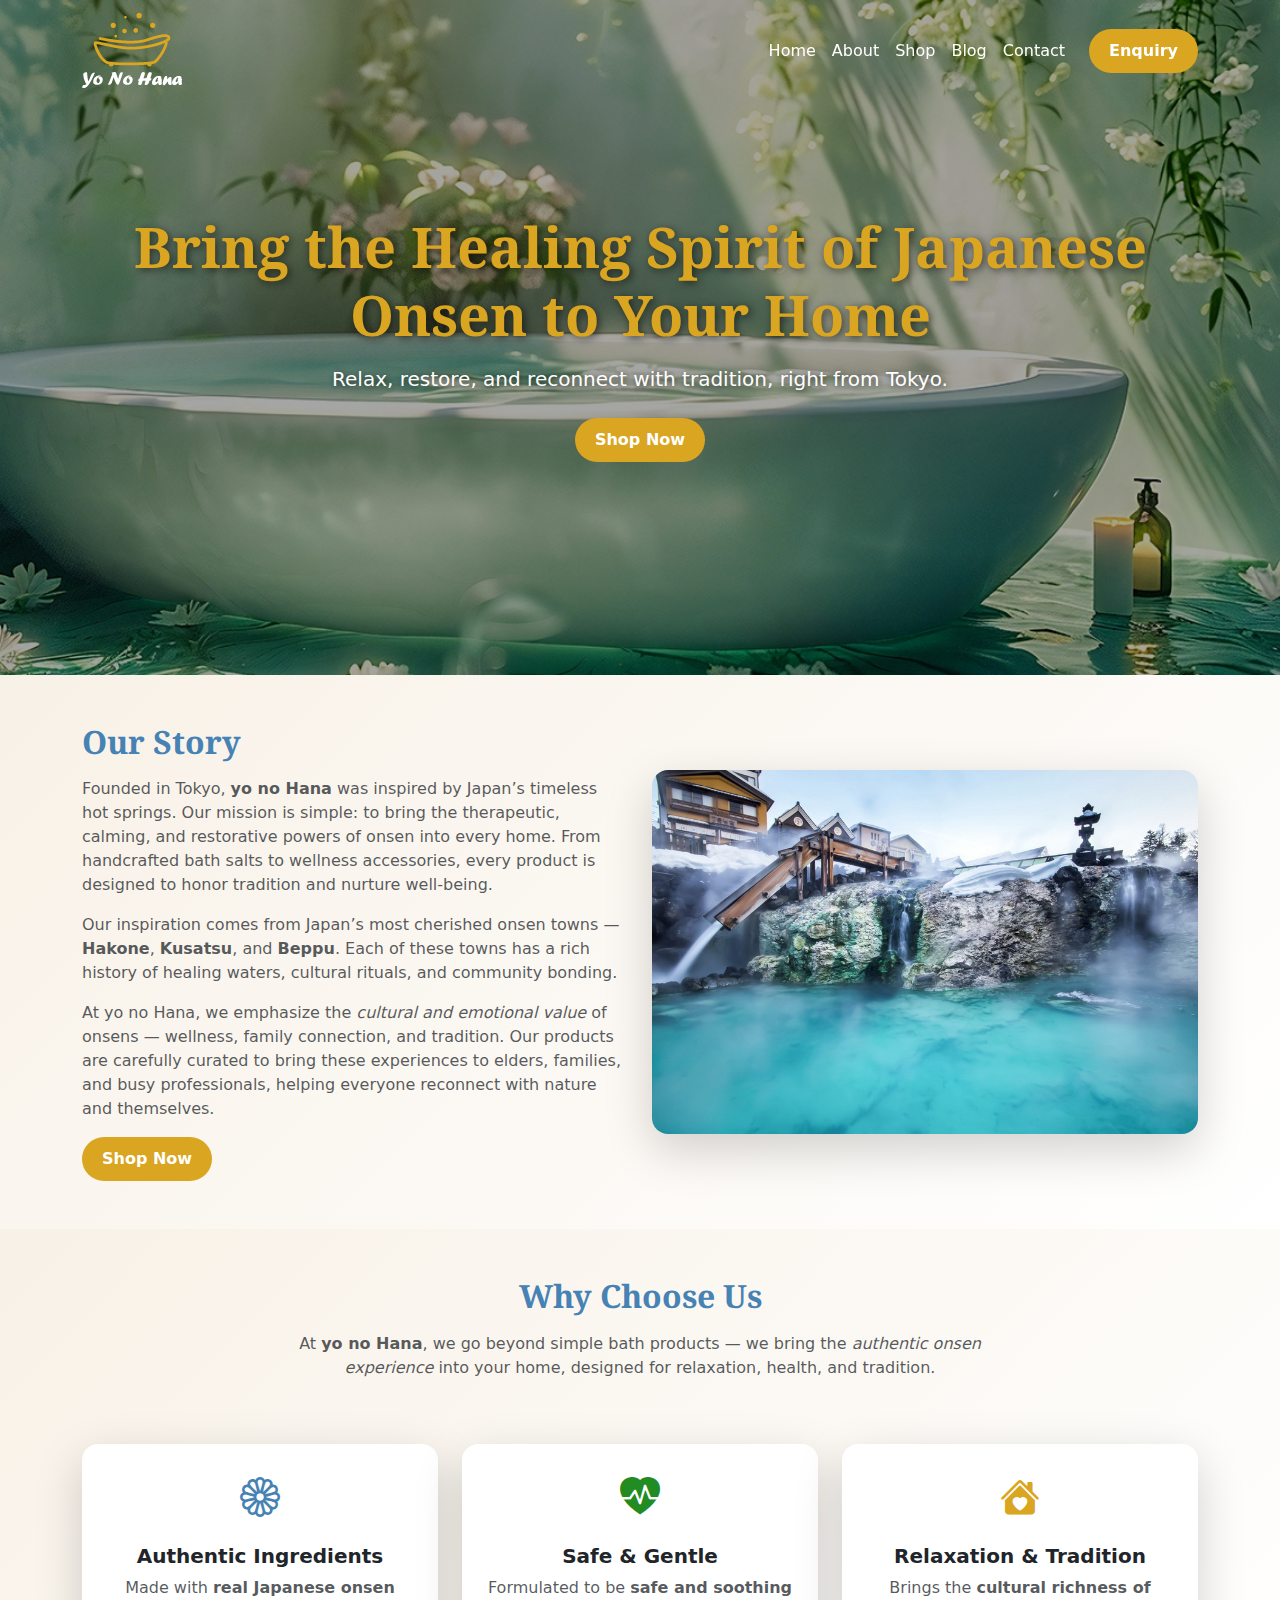
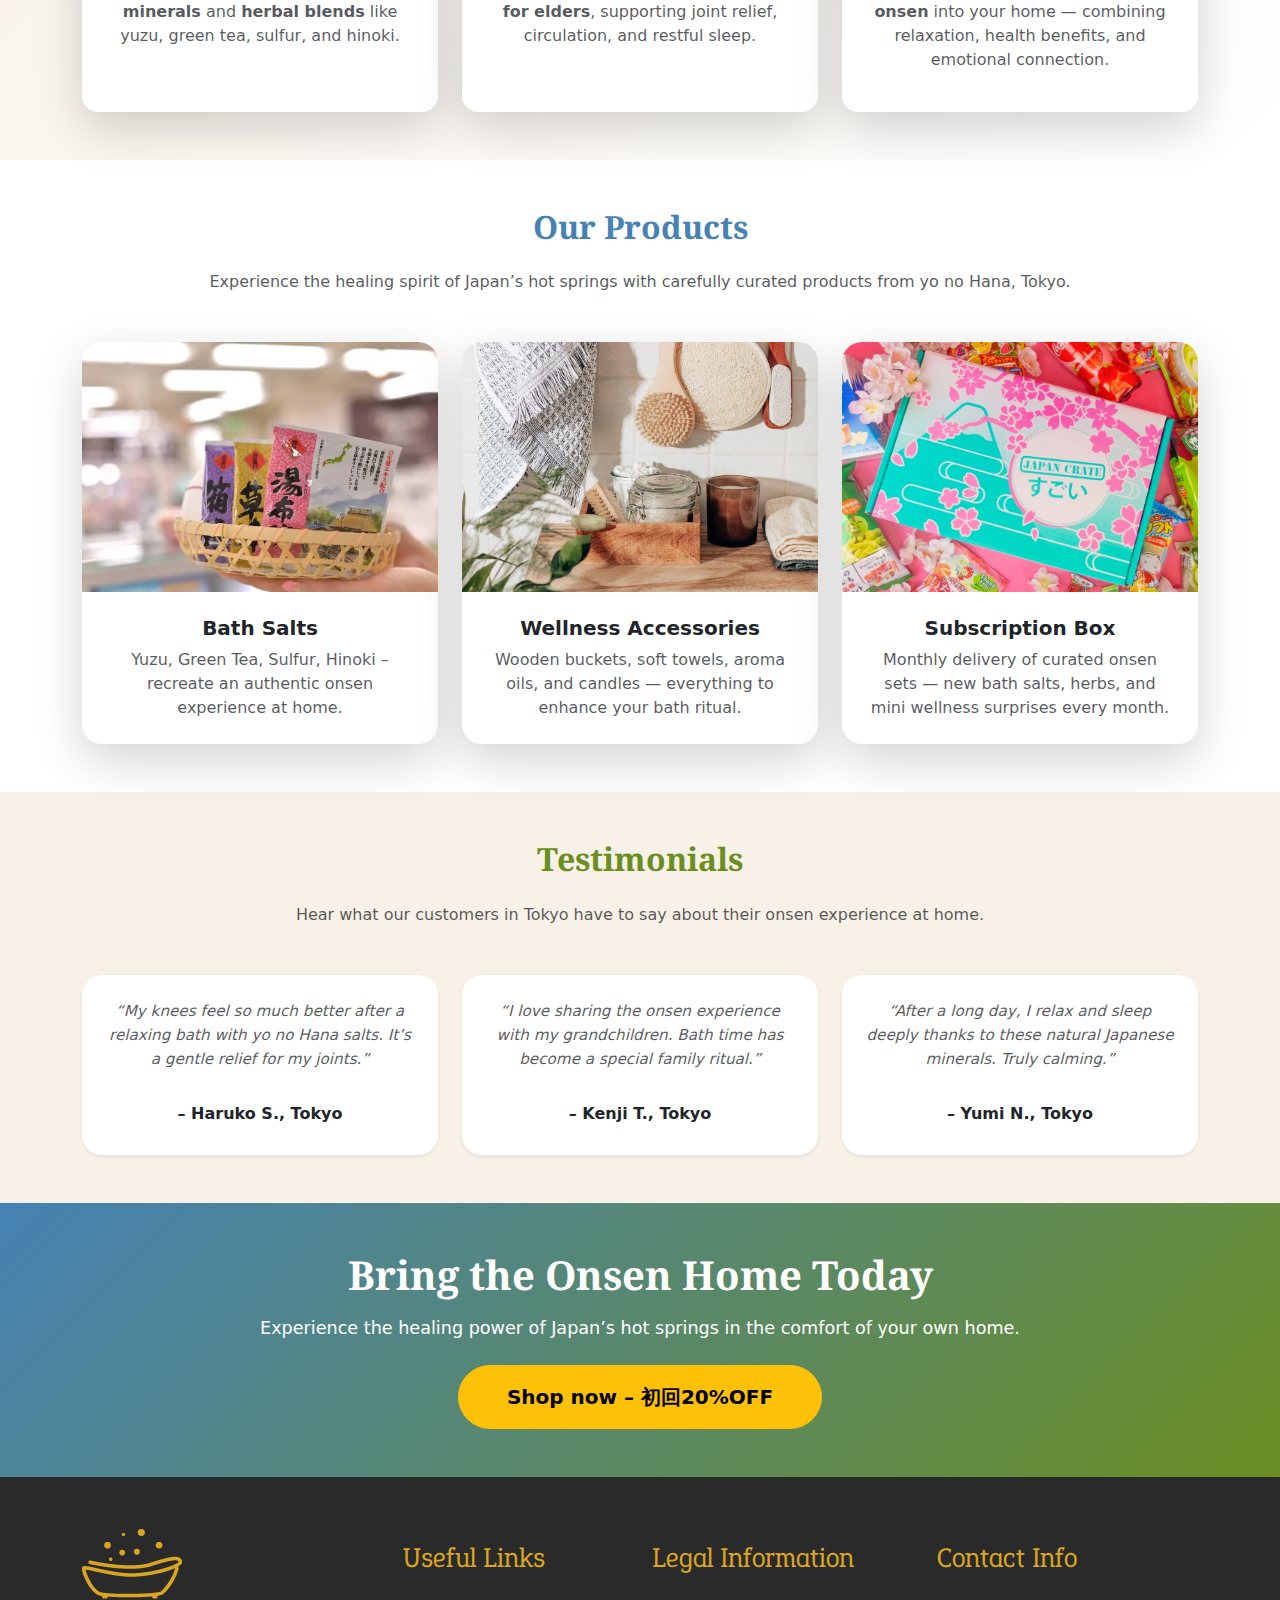
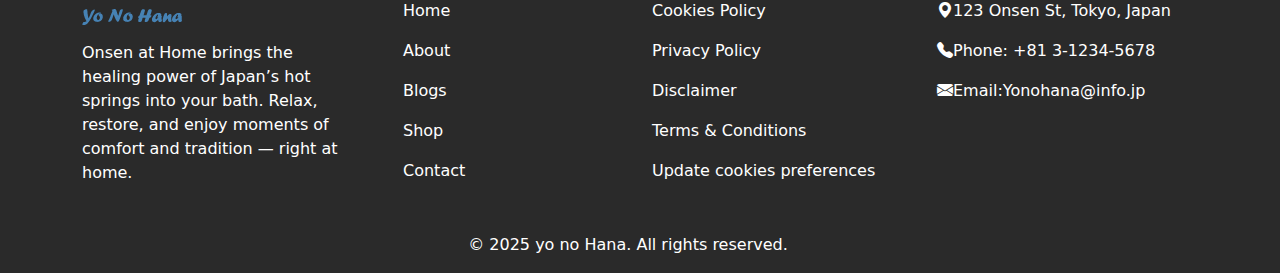
<file: about.html>
<!DOCTYPE html>
<html lang="en">

<head>
    <meta charset="UTF-8">
    <meta name="viewport" content="width=device-width, initial-scale=1.0">
    <link href="https://cdn.jsdelivr.net/npm/bootstrap@5.3.7/dist/css/bootstrap.min.css" rel="stylesheet">
    <link rel="stylesheet" href="assets/style.css">
    <link rel="stylesheet" href="https://cdn.jsdelivr.net/npm/bootstrap-icons@1.11.1/font/bootstrap-icons.css">
    <link rel="stylesheet" href="https://cdn.jsdelivr.net/npm/swiper@11/swiper-bundle.min.css" />
    <title>yo no Hana | About-Us</title>
</head>

<body>
    <header>
        <nav class="navbar navbar-expand-lg navbar-dark fixed-top">
            <div class="container">
                <a class="navbar-brand" href="index.html">
                    <img src="assets/images/headerLogo.png" alt="logo">
                </a>
                <button class="navbar-toggler" type="button" data-bs-toggle="collapse"
                    data-bs-target="#navbarSupportedContent" aria-controls="navbarSupportedContent"
                    aria-expanded="false" aria-label="Toggle navigation">
                    <span class="navbar-toggler-icon"></span>
                </button>

                <div class="collapse navbar-collapse" id="navbarSupportedContent">
                    <ul class="navbar-nav ms-auto mb-2 mb-lg-0 ms-3">
                        <li class="nav-item">
                            <a class="nav-link active text-white" aria-current="page" href="index.html">Home</a>
                        </li>
                        <li class="nav-item">
                            <a class="nav-link text-white" href="about.html">About</a>
                        </li>
                        <li class="nav-item">
                            <a class="nav-link text-white" href="shop.html">Shop</a>
                        </li>
                        <li class="nav-item">
                            <a class="nav-link text-white" href="blog.html">Blog</a>
                        </li>
                        <li class="nav-item">
                            <a class="nav-link text-white" href="contact-enquiry.html">Contact</a>
                        </li>
                    </ul>
                    <a href="contact-enquiry.html">
                        <button class="myBtn  ms-3">Enquiry</button>
                    </a>
                </div>
            </div>
        </nav>
    </header>
    <!-- ✅ HTML -->
    <!-- Hero / Intro Section -->
    <section class="hero-section d-flex align-items-center"
        style="background: url('assets/images/aboutBanner.webp') center/cover no-repeat;">
        <div class="container text-center text-white">
            <h1 class="fw-bold display-4 mb-3" style="text-shadow: 2px 2px 8px rgba(0,0,0,0.6);">
                Bring the Healing Spirit of Japanese Onsen to Your Home
            </h1>
            <p class="lead mb-4" style="text-shadow: 1px 1px 6px rgba(0,0,0,0.6);">
                Relax, restore, and reconnect with tradition, right from Tokyo.
            </p>
            <a href="shop.html" class="text-decoration-none">
                <button class="myBtn">
                    Shop Now
                </button>
            </a>
        </div>
    </section>
    <!-- Our Story Section -->
    <section class="our-story py-5" style="background-color: #F8F1E7;">
        <div class="container">
            <div class="row align-items-center">

                <!-- Text Content -->
                <div class="col-lg-6 mb-4 mb-lg-0">
                    <h2 class="fw-bold mb-3" style="color:#4682B4;">Our Story</h2>
                    <p class="text-muted mb-3">
                        Founded in Tokyo, <strong>yo no Hana</strong> was inspired by Japan’s timeless hot springs. Our
                        mission is simple: to bring the therapeutic, calming, and restorative powers of onsen into every
                        home. From handcrafted bath salts to wellness accessories, every product is designed to honor
                        tradition and nurture well-being.
                    </p>
                    <p class="text-muted mb-3">
                        Our inspiration comes from Japan’s most cherished onsen towns — <strong>Hakone</strong>,
                        <strong>Kusatsu</strong>, and <strong>Beppu</strong>. Each of these towns has a rich history of
                        healing waters, cultural rituals, and community bonding.
                    </p>
                    <p class="text-muted mb-3">
                        At yo no Hana, we emphasize the <em>cultural and emotional value</em> of onsens — wellness,
                        family connection, and tradition. Our products are carefully curated to bring these experiences
                        to elders, families, and busy professionals, helping everyone reconnect with nature and
                        themselves.
                    </p>
                    <a href="shop.html" class="text-decoration-none">
                        <button class="myBtn">
                            Shop Now
                        </button>
                    </a>
                </div>

                <!-- Image / Visual Side -->
                <div class="col-lg-6">
                    <div class="story-img shadow-lg rounded-4 overflow-hidden">
                        <img src="assets/images/yu-no-hana-story.jpg" alt="yo no Hana Story" class="img-fluid">
                    </div>
                </div>

            </div>
        </div>
    </section>
    <!-- Why Choose Us Section -->
    <section class="why-choose-us py-5" style="background: linear-gradient(135deg, #F8F1E7, #FFFFFF);">
        <div class="container">
            <!-- Section Heading -->
            <div class="row text-center mb-5">
                <div class="col-lg-8 mx-auto">
                    <h2 class="fw-bold mb-3" style="color:#4682B4;">Why Choose Us</h2>
                    <p class="text-muted">At <strong>yo no Hana</strong>, we go beyond simple bath products — we bring
                        the <em>authentic onsen experience</em> into your home, designed for relaxation, health, and
                        tradition.</p>
                </div>
            </div>

            <!-- Unique Selling Points -->
            <div class="row g-4 text-center">
                <!-- Authentic Ingredients -->
                <div class="col-md-4">
                    <div class="card border-0 shadow-lg rounded-4 p-4 h-100">
                        <div class="icon mb-3" style="font-size: 2.5rem; color:#4682B4;">
                            <i class="bi bi-flower1"></i>
                        </div>
                        <h5 class="fw-bold mb-2">Authentic Ingredients</h5>
                        <p class="text-muted">Made with <strong>real Japanese onsen minerals</strong> and <strong>herbal
                                blends</strong> like yuzu, green tea, sulfur, and hinoki.</p>
                    </div>
                </div>

                <!-- Safe & Gentle -->
                <div class="col-md-4">
                    <div class="card border-0 shadow-lg rounded-4 p-4 h-100">
                        <div class="icon mb-3" style="font-size: 2.5rem; color:#228B22;">
                            <i class="bi bi-heart-pulse-fill"></i>
                        </div>
                        <h5 class="fw-bold mb-2">Safe & Gentle</h5>
                        <p class="text-muted">Formulated to be <strong>safe and soothing for elders</strong>, supporting
                            joint relief, circulation, and restful sleep.</p>
                    </div>
                </div>

                <!-- Relaxation & Tradition -->
                <div class="col-md-4">
                    <div class="card border-0 shadow-lg rounded-4 p-4 h-100">
                        <div class="icon mb-3" style="font-size: 2.5rem; color:#DAA520;">
                            <i class="bi bi-house-heart-fill"></i>
                        </div>
                        <h5 class="fw-bold mb-2">Relaxation & Tradition</h5>
                        <p class="text-muted">Brings the <strong>cultural richness of onsen</strong> into your home —
                            combining relaxation, health benefits, and emotional connection.</p>
                    </div>
                </div>
            </div>
        </div>
    </section>
    <!-- Product Showcase Section -->
    <section class="product-showcase py-5" style="background-color: #fff;">
        <div class="container text-center">
            <h2 class="fw-bold mb-4" style="color:#4682B4;">Our Products</h2>
            <p class="text-muted mb-5">Experience the healing spirit of Japan’s hot springs with carefully curated
                products from yo no Hana, Tokyo.</p>

            <div class="row g-4">

                <!-- Bath Salts -->
                <div class="col-md-4">
                    <div class="card product-card h-100 border-0 shadow-lg">
                        <img src="assets/images/bath-salt.webp" class="card-img-top" alt="Bath Salts">
                        <div class="card-body p-4">
                            <h5 class="fw-bold mb-2">Bath Salts</h5>
                            <p class="text-muted mb-0">Yuzu, Green Tea, Sulfur, Hinoki – recreate an authentic onsen
                                experience at home.</p>
                        </div>
                    </div>
                </div>

                <!-- Wellness Accessories -->
                <div class="col-md-4">
                    <div class="card product-card h-100 border-0 shadow-lg">
                        <img src="assets/images/wellness-accesories.jpg" class="card-img-top"
                            alt="Wellness Accessories">
                        <div class="card-body p-4">
                            <h5 class="fw-bold mb-2">Wellness Accessories</h5>
                            <p class="text-muted mb-0">Wooden buckets, soft towels, aroma oils, and candles — everything
                                to enhance your bath ritual.</p>
                        </div>
                    </div>
                </div>

                <!-- Subscription Box -->
                <div class="col-md-4">
                    <div class="card product-card h-100 border-0 shadow-lg">
                        <img src="assets/images/subscription-box.webp" class="card-img-top" alt="Subscription Box">
                        <div class="card-body p-4">
                            <h5 class="fw-bold mb-2">Subscription Box</h5>
                            <p class="text-muted mb-0">Monthly delivery of curated onsen sets — new bath salts, herbs,
                                and mini wellness surprises every month.</p>
                        </div>
                    </div>
                </div>

            </div>
        </div>
    </section>
    <!-- Testimonials Section -->
    <section class="testimonials py-5" style="background-color: #F8F1E7;">
        <div class="container text-center">
            <h2 class="fw-bold mb-4" style="color:#6B8E23;">Testimonials</h2>
            <p class="text-muted mb-5">Hear what our customers in Tokyo have to say about their onsen experience at
                home.</p>

            <div class="row g-4 justify-content-center">

                <!-- Testimonial 1 -->
                <div class="col-md-4">
                    <div class="card testimonial-card h-100 border-0 shadow-sm p-4">
                        <p class="text-muted fst-italic">“My knees feel so much better after a relaxing bath with yo no
                            Hana salts. It’s a gentle relief for my joints.”</p>
                        <h6 class="fw-bold mt-3">– Haruko S., Tokyo</h6>
                    </div>
                </div>

                <!-- Testimonial 2 -->
                <div class="col-md-4">
                    <div class="card testimonial-card h-100 border-0 shadow-sm p-4">
                        <p class="text-muted fst-italic">“I love sharing the onsen experience with my grandchildren.
                            Bath time has become a special family ritual.”</p>
                        <h6 class="fw-bold mt-3">– Kenji T., Tokyo</h6>
                    </div>
                </div>

                <!-- Testimonial 3 -->
                <div class="col-md-4">
                    <div class="card testimonial-card h-100 border-0 shadow-sm p-4">
                        <p class="text-muted fst-italic">“After a long day, I relax and sleep deeply thanks to these
                            natural Japanese minerals. Truly calming.”</p>
                        <h6 class="fw-bold mt-3">– Yumi N., Tokyo</h6>
                    </div>
                </div>

            </div>
        </div>
    </section>

    <!-- Final Call-to-Action Section -->
    <section class="final-cta py-5" style="background-color: #4682B4;">
        <div class="container text-center text-white">
            <h2 class="fw-bold mb-3" style="font-size: 2.5rem;">Bring the Onsen Home Today</h2>
            <p class="mb-4" style="font-size: 1.1rem;">Experience the healing power of Japan’s hot springs in the
                comfort of your own home.</p>
            <a href="shop.html" class="text-decoration-none">
                <button class="btn btn-lg btn-warning fw-bold px-5 py-3" style="border-radius: 50px;">
                    Shop now – 初回20%OFF
                </button>
            </a>
        </div>
    </section>
    <!-- Footer -->
    <footer class="footer pt-5">
        <div class="container">
            <div class="row">
                <!-- Logo + Description -->
                <div class="col-md-3">
                    <div class="footerLogo">
                        <img src="assets/images/logo.png" alt="error" loading="lazy">
                        <p class="py-3">
                            Onsen at Home brings the healing power of Japan’s hot springs into your bath. Relax,
                            restore, and enjoy moments of comfort and tradition — right at home.
                        </p>
                    </div>
                </div>

                <!-- Useful Links -->
                <div class="col-md-3 px-md-5">
                    <h3 class="py-3">Useful Links</h3>
                    <p><a href="index.html" class="text-decoration-none">Home</a></p>
                    <p><a href="about.html" class="text-decoration-none">About</a></p>
                    <p><a href="Blog.html" class="text-decoration-none">Blogs</a></p>
                    <p><a href="shop.html" class="text-decoration-none">Shop</a></p>
                    <p><a href="contact-enquiry.html" class="text-decoration-none">Contact</a></p>
                </div>

                <!-- Legal Information -->
                <div class="col-md-3">
                    <h3 class="py-3">Legal Information</h3>
                    <p><a href="cookies.html" class="text-decoration-none">Cookies Policy</a></p>
                    <p><a href="privacy.html" class="text-decoration-none">Privacy Policy</a></p>
                    <p><a href="disclaimer.html" class="text-decoration-none">Disclaimer</a></p>
                    <p><a href="terms&condition.html" class="text-decoration-none">Terms & Conditions</a></p>
                    <div class="text-start">
                        <a href="#" id="open_preferences_center" class="text-decoration-none">Update cookies
                            preferences</a>
                    </div>
                </div>

                <!-- Opening Hours -->
                <div class="col-md-3">
                    <h3 class="py-3">Contact Info</h3>
                    <p><i class="bi bi-geo-alt-fill"></i>123 Onsen St, Tokyo, Japan</p>
                    <p><i class="bi bi-telephone-fill"></i>Phone: +81 3-1234-5678</p>
                    <p><i class="bi bi-envelope-fill"></i>Email:Yonohana@info.jp</p>
                </div>
            </div>

            <!-- Bottom Row -->
            <div class="row w-100 text-center">
                <div class="col-md-12">
                    <div class="text-center py-3">
                        <p class="mb-0">© 2025 yo no Hana. All rights reserved.</p>
                    </div>
                </div>
            </div>
        </div>
    </footer>
    <link rel="stylesheet" href="https://cdnjs.cloudflare.com/ajax/libs/animate.css/4.1.1/animate.min.css" />

    <script defer src="https://www.termsfeed.com/public/cookie-consent/4.2.0/cookie-consent.js"></script>
    <!-- ✅ Bootstrap JS bundle (required for toggler & dropdowns) -->
    <script src="https://cdn.jsdelivr.net/npm/bootstrap@5.3.7/dist/js/bootstrap.bundle.min.js"
        crossorigin="anonymous"></script>
    <script src="https://cdn.jsdelivr.net/npm/swiper@11/swiper-bundle.min.js"></script>
    <script src="assets/script.js"></script>
</body>

</html>
</file>
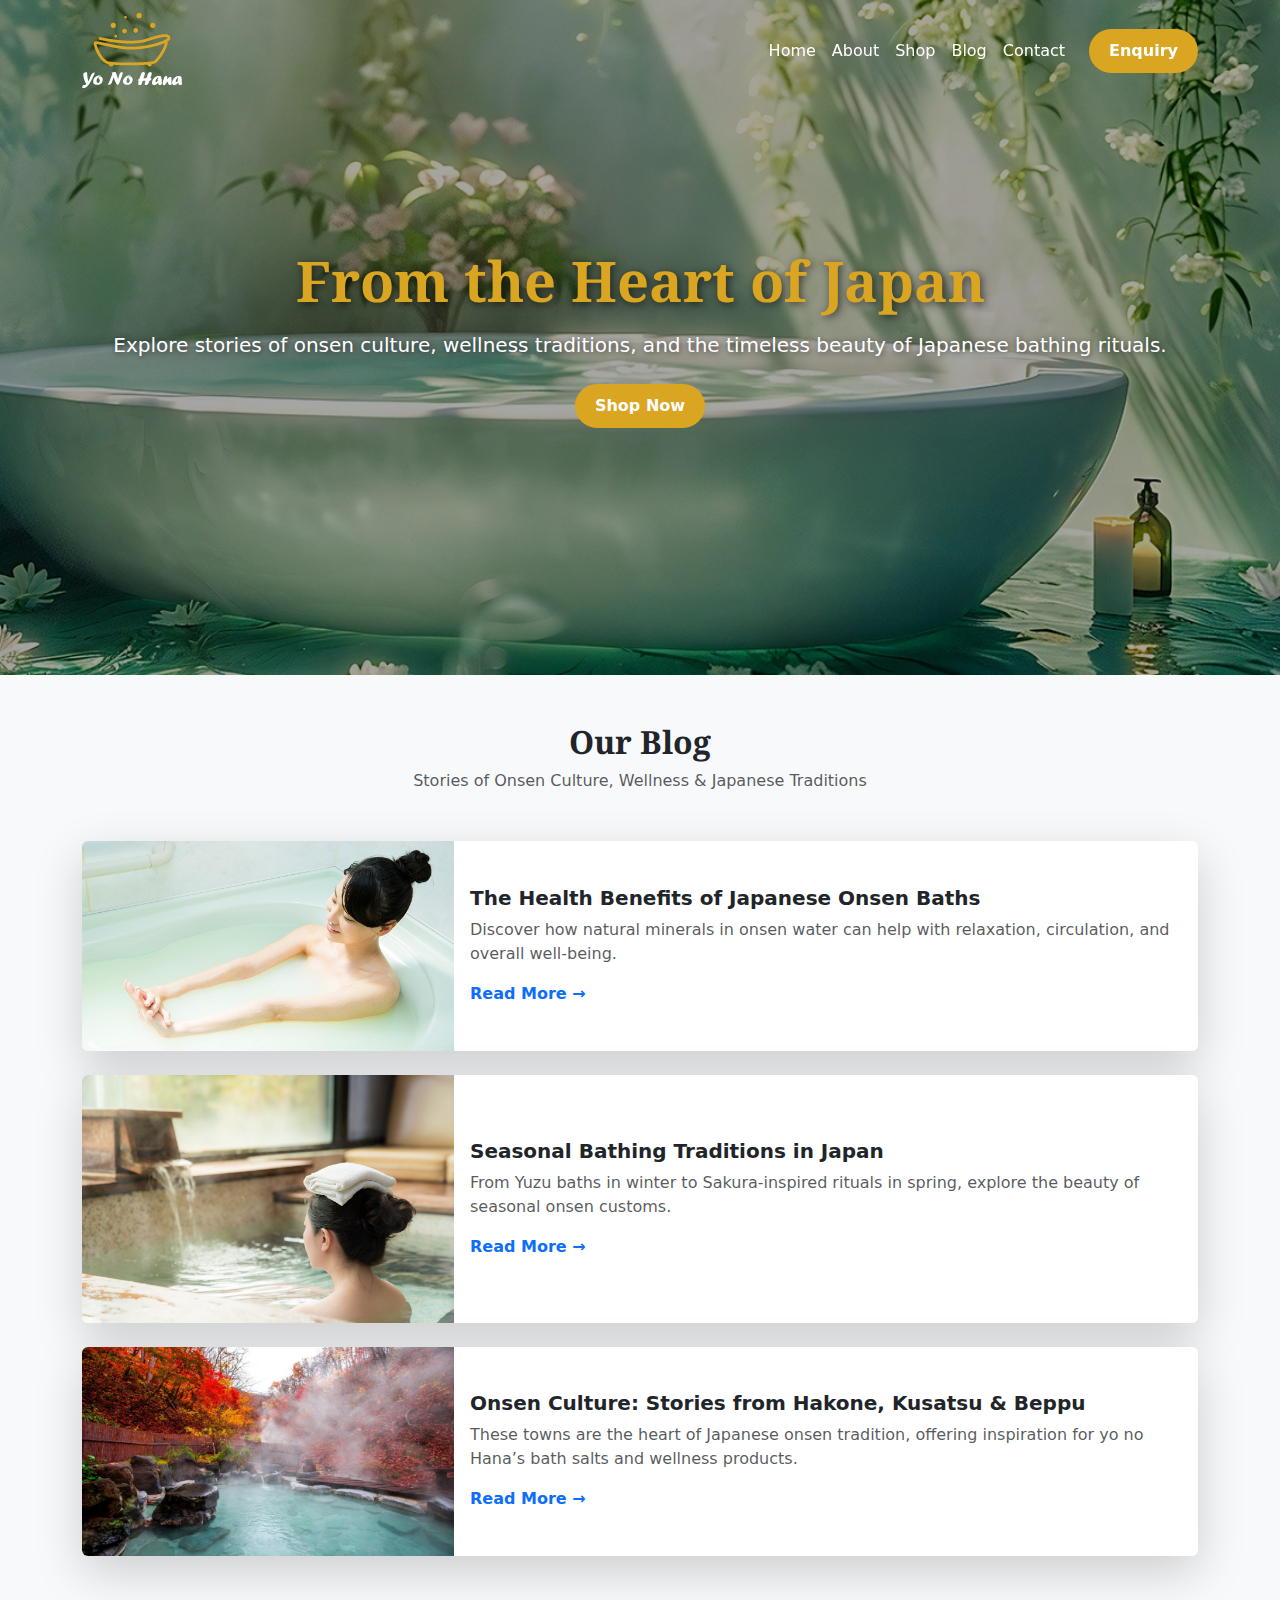
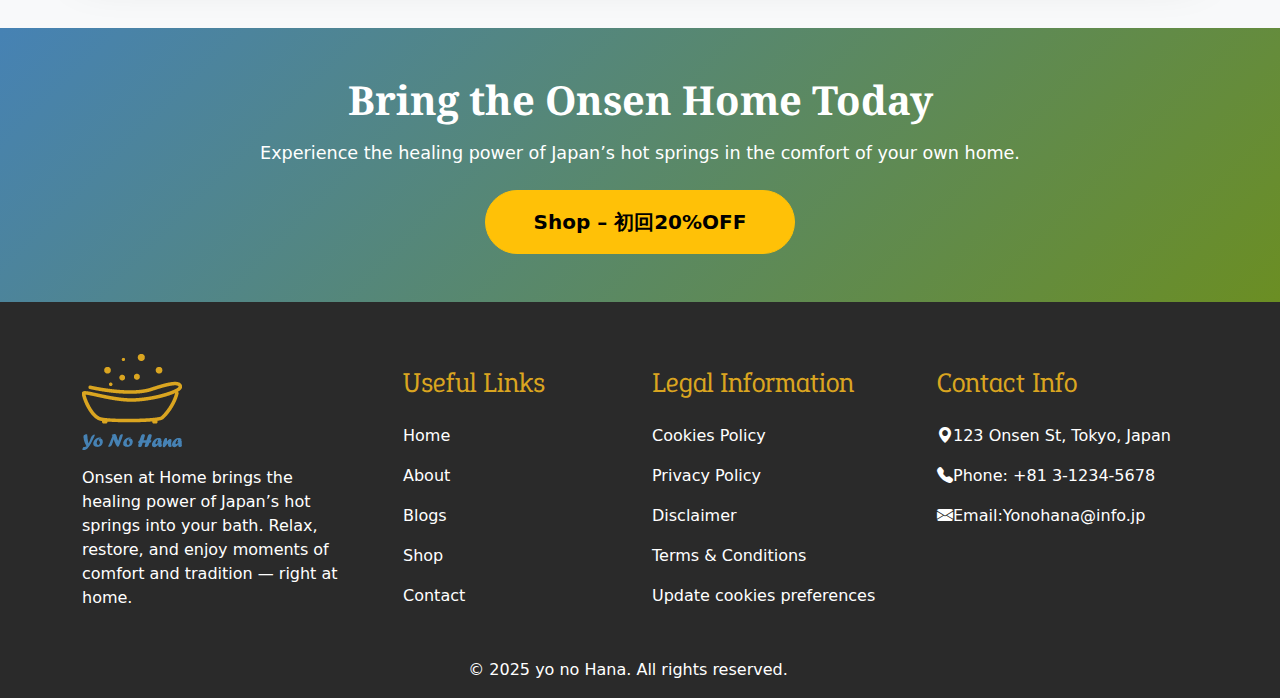
<file: blog.html>
<!DOCTYPE html>
<html lang="en">

<head>
    <meta charset="UTF-8">
    <meta name="viewport" content="width=device-width, initial-scale=1.0">
    <link href="https://cdn.jsdelivr.net/npm/bootstrap@5.3.7/dist/css/bootstrap.min.css" rel="stylesheet">
    <link rel="stylesheet" href="assets/style.css">
    <link rel="stylesheet" href="https://cdn.jsdelivr.net/npm/bootstrap-icons@1.11.1/font/bootstrap-icons.css">
    <link rel="stylesheet" href="https://cdn.jsdelivr.net/npm/swiper@11/swiper-bundle.min.css" />
    <title>yo no Hana | Our-Blog</title>
</head>

<body>
    <header>
        <nav class="navbar navbar-expand-lg navbar-dark fixed-top">
            <div class="container">
                <a class="navbar-brand" href="index.html">
                    <img src="assets/images/headerLogo.png" alt="logo">
                </a>
                <button class="navbar-toggler" type="button" data-bs-toggle="collapse"
                    data-bs-target="#navbarSupportedContent" aria-controls="navbarSupportedContent"
                    aria-expanded="false" aria-label="Toggle navigation">
                    <span class="navbar-toggler-icon"></span>
                </button>

                <div class="collapse navbar-collapse" id="navbarSupportedContent">
                    <ul class="navbar-nav ms-auto mb-2 mb-lg-0 ms-3">
                        <li class="nav-item">
                            <a class="nav-link active text-white" aria-current="page" href="index.html">Home</a>
                        </li>
                        <li class="nav-item">
                            <a class="nav-link text-white" href="about.html">About</a>
                        </li>
                        <li class="nav-item">
                            <a class="nav-link text-white" href="shop.html">Shop</a>
                        </li>
                        <li class="nav-item">
                            <a class="nav-link text-white" href="blog.html">Blog</a>
                        </li>
                        <li class="nav-item">
                            <a class="nav-link text-white" href="contact-enquiry.html">Contact</a>
                        </li>
                    </ul>
                    <a href="contact-enquiry.html">
                        <button class="myBtn  ms-3">Enquiry</button>
                    </a>
                </div>
            </div>
        </nav>
    </header>
    <!-- ✅ HTML -->
    <!-- Hero / Intro Section -->
    <section class="hero-section d-flex align-items-center"
        style="background: url('assets/images/aboutBanner.webp') center/cover no-repeat;">
        <div class="container text-center text-white">
            <h1 class="fw-bold display-4 mb-3" style="text-shadow: 2px 2px 8px rgba(0,0,0,0.6);">
                From the Heart of Japan
            </h1>
            <p class="lead mb-4" style="text-shadow: 1px 1px 6px rgba(0,0,0,0.6);">
               Explore stories of onsen culture, wellness traditions, and the timeless beauty of Japanese bathing rituals.
            </p>
            <a href="shop.html" class="text-decoration-none">
                <button class="myBtn">
                    Shop Now
                </button>
            </a>
        </div>
    </section>
    <!-- Blog Section -->
    <section class="py-5 bg-light">
        <div class="container">
            <div class="text-center mb-5">
                <h2 class="fw-bold">Our Blog</h2>
                <p class="text-muted">Stories of Onsen Culture, Wellness & Japanese Traditions</p>
            </div>

            <!-- Blog Card 1 -->
            <div class="card mb-4 shadow-lg blog-card">
                <div class="row g-0">
                    <div class="col-md-4">
                        <img src="assets/images/blog1.jpg"
                            class="img-fluid h-100 rounded-start" alt="Onsen blog">
                    </div>
                    <div class="col-md-8 d-flex align-items-center">
                        <div class="card-body">
                            <h5 class="card-title fw-bold">The Health Benefits of Japanese Onsen Baths</h5>
                            <p class="card-text text-muted">Discover how natural minerals in onsen water can help with
                                relaxation, circulation, and overall well-being.</p>
                            <a href="The-health-benefits-of-apanese-onsen-baths.html" class="text-decoration-none fw-semibold text-primary">Read More →</a>
                        </div>
                    </div>
                </div>
            </div>

            <!-- Blog Card 2 -->
            <div class="card mb-4 shadow-lg blog-card">
                <div class="row g-0">
                    <div class="col-md-4">
                        <img src="assets/images/blog2.avif"
                            class="img-fluid h-100 rounded-start" alt="Onsen blog">
                    </div>
                    <div class="col-md-8 d-flex align-items-center">
                        <div class="card-body">
                            <h5 class="card-title fw-bold">Seasonal Bathing Traditions in Japan</h5>
                            <p class="card-text text-muted">From Yuzu baths in winter to Sakura-inspired rituals in
                                spring, explore the beauty of seasonal onsen customs.</p>
                            <a href="Seasonal-bathing-traditions-in-japan.html" class="text-decoration-none fw-semibold text-primary">Read More →</a>
                        </div>
                    </div>
                </div>
            </div>

            <!-- Blog Card 3 -->
            <div class="card mb-4 shadow-lg blog-card">
                <div class="row g-0">
                    <div class="col-md-4">
                        <img src="assets/images/blog3.jpg"
                            class="img-fluid h-100 rounded-start" alt="Onsen blog">
                    </div>
                    <div class="col-md-8 d-flex align-items-center">
                        <div class="card-body">
                            <h5 class="card-title fw-bold">Onsen Culture: Stories from Hakone, Kusatsu & Beppu</h5>
                            <p class="card-text text-muted">These towns are the heart of Japanese onsen tradition,
                                offering inspiration for yo no Hana’s bath salts and wellness products.</p>
                            <a href="Onsen-culture-stories-from-hakone-Kusatsu&Beppu.html" class="text-decoration-none fw-semibold text-primary">Read More →</a>
                        </div>
                    </div>
                </div>
            </div>

        </div>
    </section>
    <!-- Final Call-to-Action Section -->
    <section class="final-cta py-5" style="background-color: #4682B4;">
        <div class="container text-center text-white">
            <h2 class="fw-bold mb-3" style="font-size: 2.5rem;">Bring the Onsen Home Today</h2>
            <p class="mb-4" style="font-size: 1.1rem;">Experience the healing power of Japan’s hot springs in the
                comfort of your own home.</p>
            <a href="shop.html" class="text-decoration-none">
                <button class="btn btn-lg btn-warning fw-bold px-5 py-3" style="border-radius: 50px;">
                    Shop – 初回20%OFF
                </button>
            </a>
        </div>
    </section>
    <!-- Footer -->
    <footer class="footer pt-5">
        <div class="container">
            <div class="row">
                <!-- Logo + Description -->
                <div class="col-md-3">
                    <div class="footerLogo">
                        <img src="assets/images/logo.png" alt="error" loading="lazy">
                        <p class="py-3">
                            Onsen at Home brings the healing power of Japan’s hot springs into your bath. Relax,
                            restore, and enjoy moments of comfort and tradition — right at home.
                        </p>
                    </div>
                </div>

                <!-- Useful Links -->
                <div class="col-md-3 px-md-5">
                    <h3 class="py-3">Useful Links</h3>
                    <p><a href="index.html" class="text-decoration-none">Home</a></p>
                    <p><a href="about.html" class="text-decoration-none">About</a></p>
                    <p><a href="Blog.html" class="text-decoration-none">Blogs</a></p>
                    <p><a href="shop.html" class="text-decoration-none">Shop</a></p>
                    <p><a href="contact-enquiry.html" class="text-decoration-none">Contact</a></p>
                </div>

                <!-- Legal Information -->
                <div class="col-md-3">
                    <h3 class="py-3">Legal Information</h3>
                    <p><a href="cookies.html" class="text-decoration-none">Cookies Policy</a></p>
                    <p><a href="privacy.html" class="text-decoration-none">Privacy Policy</a></p>
                    <p><a href="disclaimer.html" class="text-decoration-none">Disclaimer</a></p>
                    <p><a href="terms&condition.html" class="text-decoration-none">Terms & Conditions</a></p>
                    <div class="text-start">
                        <a href="#" id="open_preferences_center" class="text-decoration-none">Update cookies
                            preferences</a>
                    </div>
                </div>

                <!-- Opening Hours -->
                <div class="col-md-3">
                    <h3 class="py-3">Contact Info</h3>
                    <p><i class="bi bi-geo-alt-fill"></i>123 Onsen St, Tokyo, Japan</p>
                    <p><i class="bi bi-telephone-fill"></i>Phone: +81 3-1234-5678</p>
                    <p><i class="bi bi-envelope-fill"></i>Email:Yonohana@info.jp</p>
                </div>
            </div>

            <!-- Bottom Row -->
            <div class="row w-100 text-center">
                <div class="col-md-12">
                    <div class="text-center py-3">
                        <p class="mb-0">© 2025 yo no Hana. All rights reserved.</p>
                    </div>
                </div>
            </div>
        </div>
    </footer>
    <link rel="stylesheet" href="https://cdnjs.cloudflare.com/ajax/libs/animate.css/4.1.1/animate.min.css" />

    <script defer src="https://www.termsfeed.com/public/cookie-consent/4.2.0/cookie-consent.js"></script>
    <!-- ✅ Bootstrap JS bundle (required for toggler & dropdowns) -->
    <script src="https://cdn.jsdelivr.net/npm/bootstrap@5.3.7/dist/js/bootstrap.bundle.min.js"
        crossorigin="anonymous"></script>
    <script src="https://cdn.jsdelivr.net/npm/swiper@11/swiper-bundle.min.js"></script>
    <script src="assets/script.js"></script>
</body>

</html>
</file>
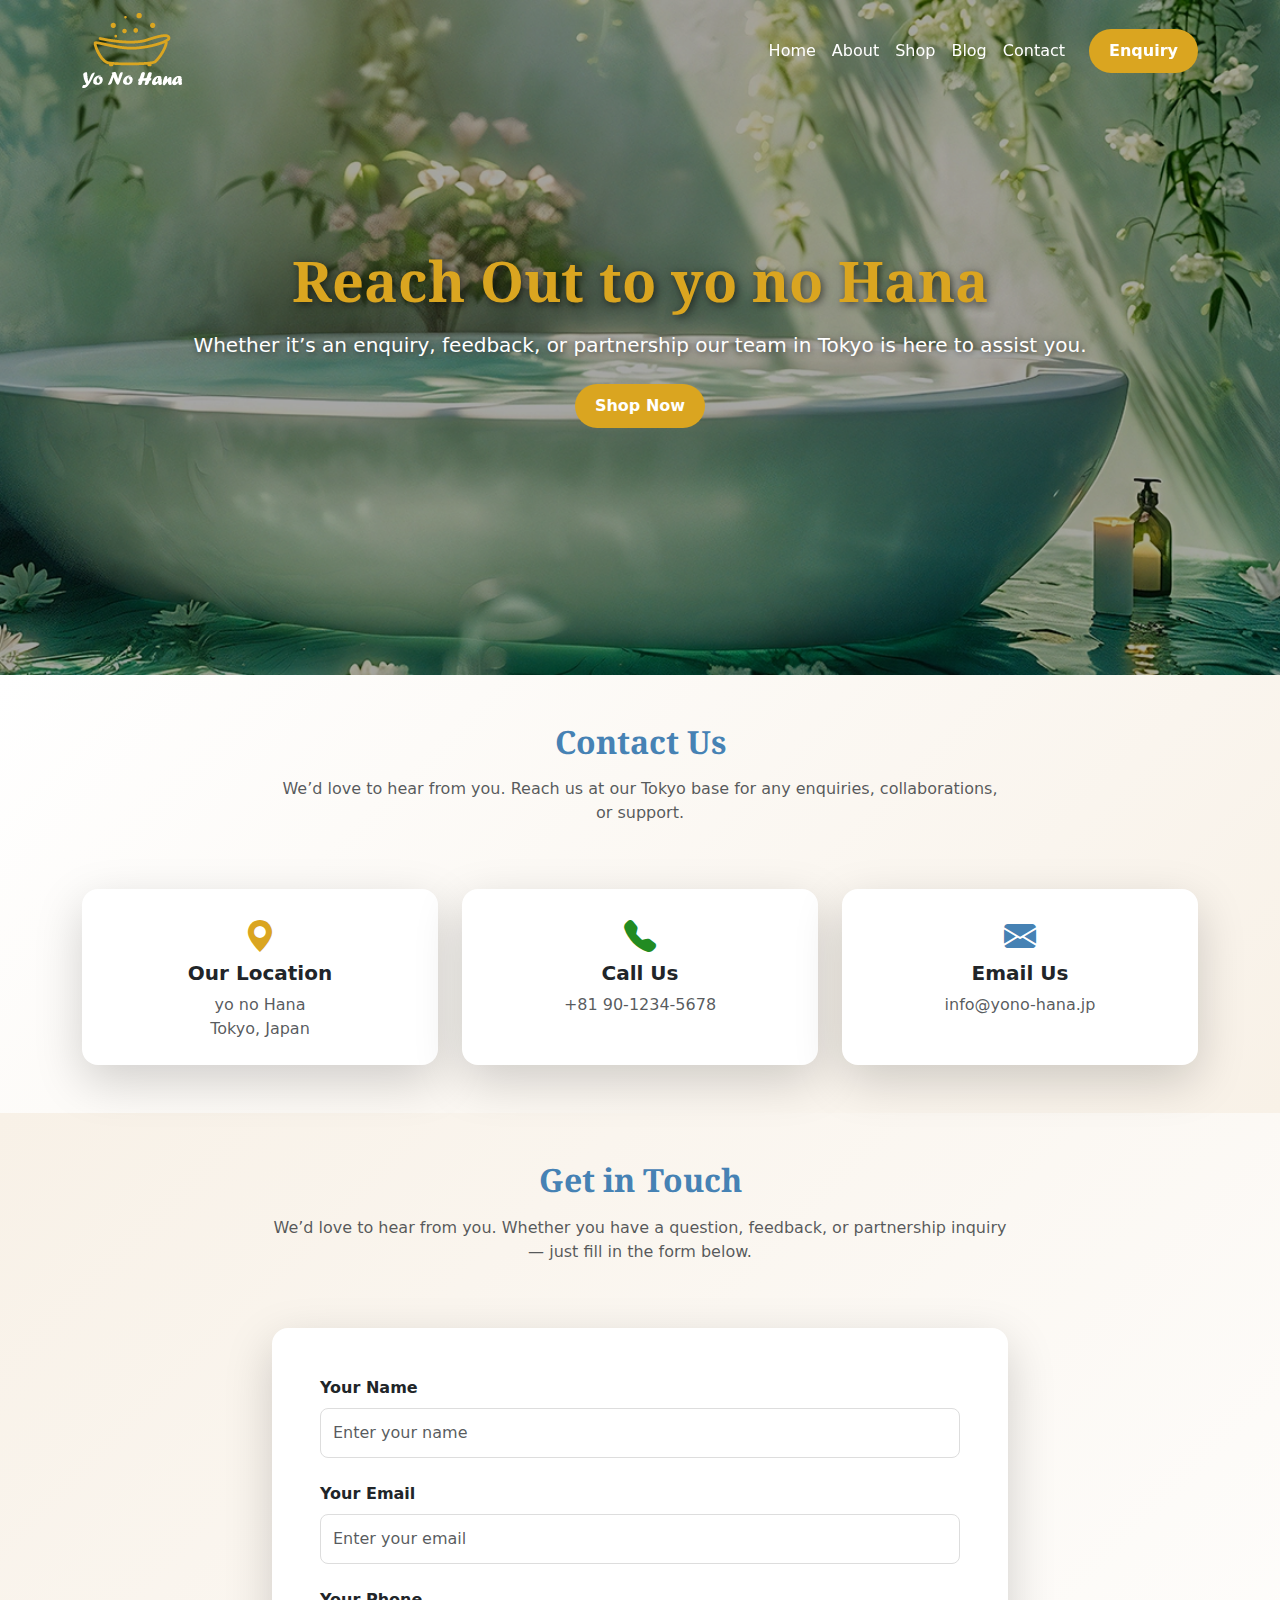
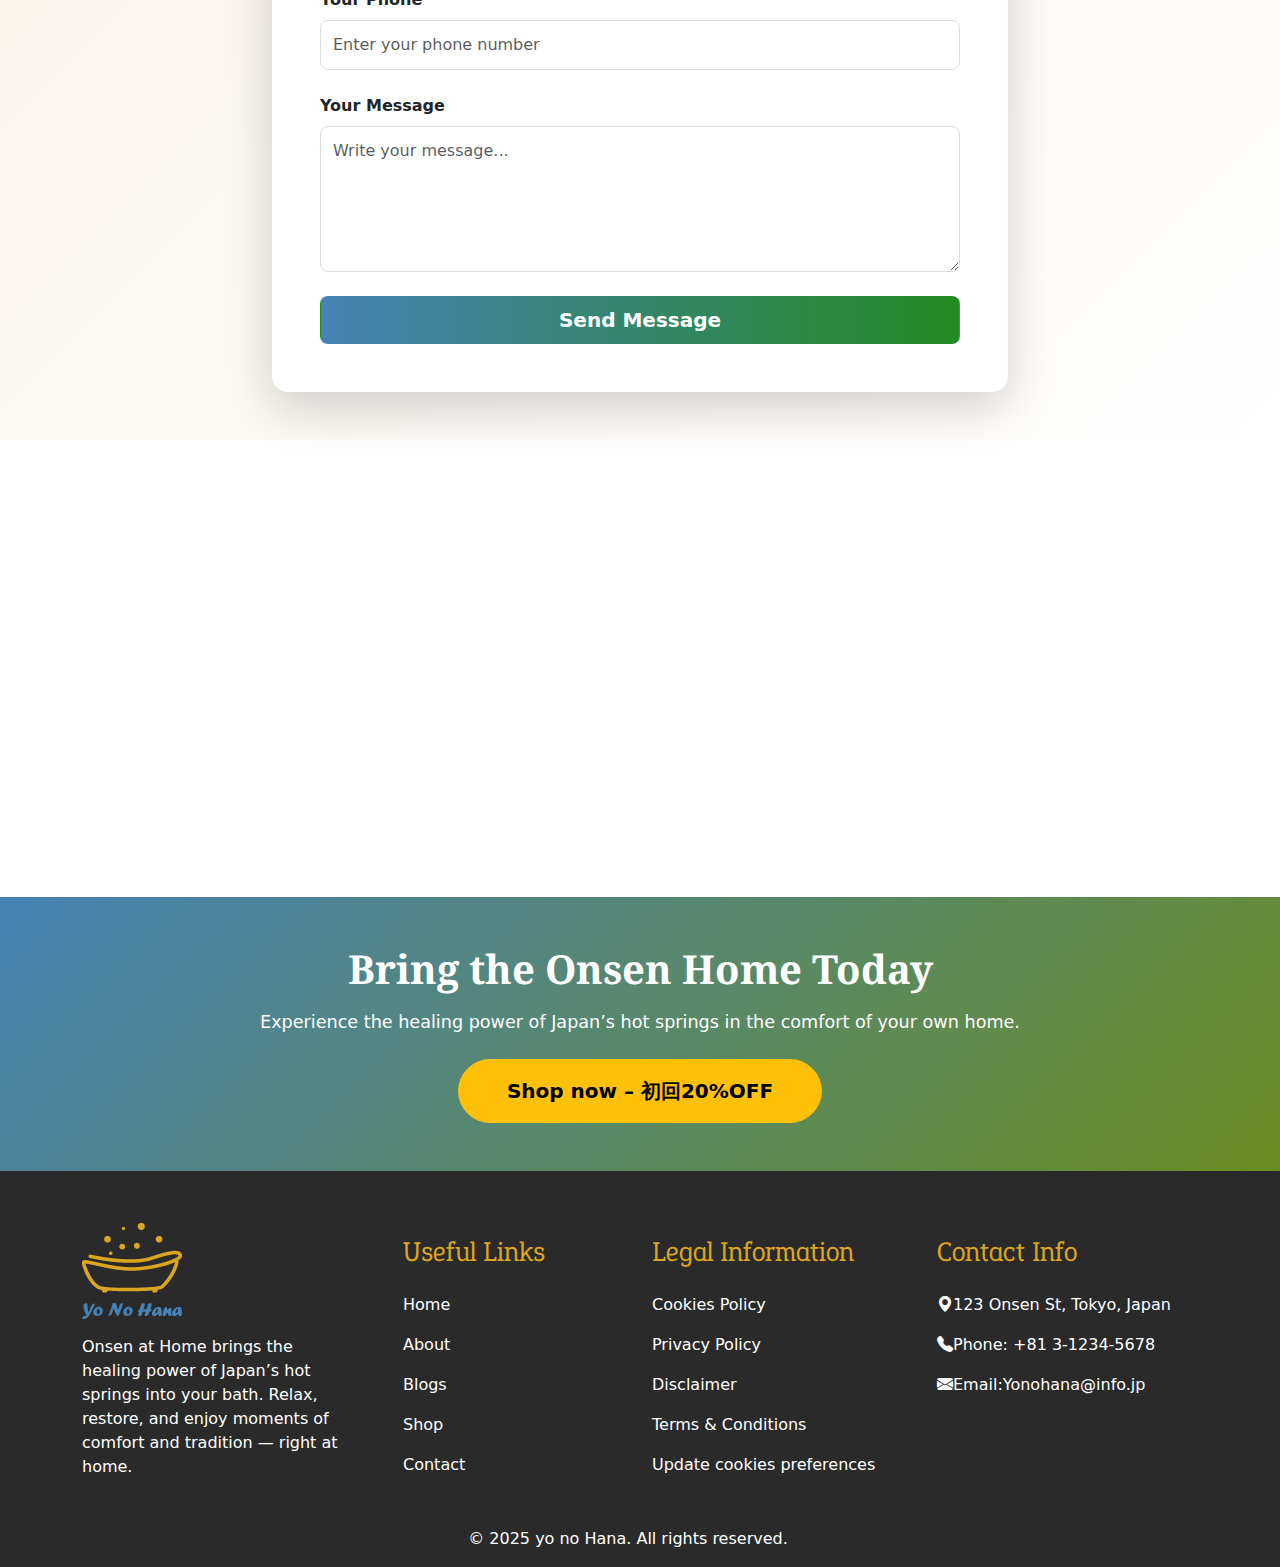
<file: contact-enquiry.html>
<!DOCTYPE html>
<html lang="en">

<head>
    <meta charset="UTF-8">
    <meta name="viewport" content="width=device-width, initial-scale=1.0">
    <link href="https://cdn.jsdelivr.net/npm/bootstrap@5.3.7/dist/css/bootstrap.min.css" rel="stylesheet">
    <link rel="stylesheet" href="assets/style.css">
    <link rel="stylesheet" href="https://cdn.jsdelivr.net/npm/bootstrap-icons@1.11.1/font/bootstrap-icons.css">
    <link rel="stylesheet" href="https://cdn.jsdelivr.net/npm/swiper@11/swiper-bundle.min.css" />
    <title>yo no Hana | Contact</title>
</head>

<body>
    <header>
        <nav class="navbar navbar-expand-lg navbar-dark fixed-top">
            <div class="container">
                <a class="navbar-brand" href="index.html">
                    <img src="assets/images/headerLogo.png" alt="logo">
                </a>
                <button class="navbar-toggler" type="button" data-bs-toggle="collapse"
                    data-bs-target="#navbarSupportedContent" aria-controls="navbarSupportedContent"
                    aria-expanded="false" aria-label="Toggle navigation">
                    <span class="navbar-toggler-icon"></span>
                </button>

                <div class="collapse navbar-collapse" id="navbarSupportedContent">
                    <ul class="navbar-nav ms-auto mb-2 mb-lg-0 ms-3">
                        <li class="nav-item">
                            <a class="nav-link active text-white" aria-current="page" href="index.html">Home</a>
                        </li>
                        <li class="nav-item">
                            <a class="nav-link text-white" href="about.html">About</a>
                        </li>
                        <li class="nav-item">
                            <a class="nav-link text-white" href="shop.html">Shop</a>
                        </li>
                        <li class="nav-item">
                            <a class="nav-link text-white" href="blog.html">Blog</a>
                        </li>
                        <li class="nav-item">
                            <a class="nav-link text-white" href="contact-enquiry.html">Contact</a>
                        </li>
                    </ul>
                    <a href="contact-enquiry.html">
                        <button class="myBtn  ms-3">Enquiry</button>
                    </a>
                </div>
            </div>
        </nav>
    </header>
    <!-- ✅ HTML -->
    <!-- Hero / Intro Section -->
    <section class="hero-section d-flex align-items-center"
        style="background: url('assets/images/aboutBanner.webp') center/cover no-repeat;">
        <div class="container text-center text-white">
            <h1 class="fw-bold display-4 mb-3" style="text-shadow: 2px 2px 8px rgba(0,0,0,0.6);">
                Reach Out to yo no Hana
            </h1>
            <p class="lead mb-4" style="text-shadow: 1px 1px 6px rgba(0,0,0,0.6);">
               Whether it’s an enquiry, feedback, or partnership our team in Tokyo is here to assist you.
            </p>
            <a href="shop.html" class="text-decoration-none">
                <button class="myBtn">
                    Shop Now
                </button>
            </a>
        </div>
    </section>
    <!-- Contact Details Section -->
    <section class="contact-details py-5" style="background: linear-gradient(135deg, #FFFFFF, #F8F1E7);">
        <div class="container">
            <div class="row text-center mb-5">
                <div class="col-lg-8 mx-auto">
                    <h2 class="fw-bold mb-3" style="color:#4682B4;">Contact Us</h2>
                    <p class="text-muted">We’d love to hear from you. Reach us at our Tokyo base for any enquiries,
                        collaborations, or support.</p>
                </div>
            </div>

            <div class="row justify-content-center text-center g-4">
                <!-- Address -->
                <div class="col-md-4">
                    <div class="p-4 shadow-lg rounded-4 h-100 bg-white">
                        <i class="bi bi-geo-alt-fill mb-3" style="font-size:2rem; color:#DAA520;"></i>
                        <h5 class="fw-bold mb-2">Our Location</h5>
                        <p class="text-muted mb-0">yo no Hana<br>Tokyo, Japan</p>
                    </div>
                </div>

                <!-- Phone -->
                <div class="col-md-4">
                    <div class="p-4 shadow-lg rounded-4 h-100 bg-white">
                        <i class="bi bi-telephone-fill mb-3" style="font-size:2rem; color:#228B22;"></i>
                        <h5 class="fw-bold mb-2">Call Us</h5>
                        <p class="text-muted mb-0">+81 90-1234-5678</p>
                    </div>
                </div>

                <!-- Email -->
                <div class="col-md-4">
                    <div class="p-4 shadow-lg rounded-4 h-100 bg-white">
                        <i class="bi bi-envelope-fill mb-3" style="font-size:2rem; color:#4682B4;"></i>
                        <h5 class="fw-bold mb-2">Email Us</h5>
                        <p class="text-muted mb-0">info@yono-hana.jp</p>
                    </div>
                </div>
            </div>
        </div>
    </section>
    <!-- Contact Form Section -->
    <section class="contact-form py-5" style="background: linear-gradient(135deg, #F8F1E7, #FFFFFF);">
        <div class="container">
            <div class="row text-center mb-5">
                <div class="col-lg-8 mx-auto">
                    <h2 class="fw-bold mb-3" style="color:#4682B4;">Get in Touch</h2>
                    <p class="text-muted">We’d love to hear from you. Whether you have a question, feedback, or
                        partnership inquiry — just fill in the form below.</p>
                </div>
            </div>

            <div class="row justify-content-center">
                <div class="col-lg-8">
                    <div class="card shadow-lg rounded-4 border-0">
                        <div class="card-body p-5">
                            <form id="contactForm">
                                <!-- Name -->
                                <div class="mb-4">
                                    <label for="name" class="form-label fw-semibold">Your Name</label>
                                    <input type="text" class="form-control rounded-3" id="name"
                                        placeholder="Enter your name" required>
                                </div>

                                <!-- Email -->
                                <div class="mb-4">
                                    <label for="email" class="form-label fw-semibold">Your Email</label>
                                    <input type="email" class="form-control rounded-3" id="email"
                                        placeholder="Enter your email" required>
                                </div>

                                <!-- Phone -->
                                <div class="mb-4">
                                    <label for="phone" class="form-label fw-semibold">Your Phone</label>
                                    <input type="text" class="form-control rounded-3" id="phone"
                                        placeholder="Enter your phone number">
                                </div>

                                <!-- Message -->
                                <div class="mb-4">
                                    <label for="message" class="form-label fw-semibold">Your Message</label>
                                    <textarea class="form-control rounded-3" id="message" rows="5"
                                        placeholder="Write your message..." required></textarea>
                                </div>

                                <!-- Submit -->
                                <div class="d-grid">
                                    <button type="submit" class="btn btn-lg text-white fw-bold rounded-3"
                                        style="background: linear-gradient(90deg, #4682B4, #228B22);">
                                        Send Message
                                    </button>
                                </div>
                            </form>
                        </div>
                    </div>
                </div>
            </div>
        </div>
    </section>
    <!-- Thank You Popup -->
    <div id="thankYouPopup" class="thank-you-popup justify-content-center align-items-center">
        <div class="card shadow-lg border-0 text-center p-4 rounded-4" style="max-width: 400px;">
            <button type="button" class="btn-close ms-auto mb-2" aria-label="Close" onclick="closePopup()"></button>
            <h4 class="fw-bold" style="color:#228B22;">Thank You!</h4>
            <p class="text-muted mb-3">Your message has been received. We’ll get back to you shortly.</p>
            <button class="btn btn-sm text-white rounded-3" style="background:#4682B4;"
                onclick="closePopup()">Close</button>
        </div>
    </div>
    <iframe src="https://www.google.com/maps/embed?pb=!1m18!1m12!1m3!1d170981.15410797994!2d139.57605430859755!3d35.66841030804425!2m3!1f0!2f0!3f0!3m2!1i1024!2i768!4f13.1!3m3!1m2!1s0x60188b857628235d%3A0xcdd8aef709a2b520!2sTokyo%2C%20Japan!5e1!3m2!1sen!2sin!4v1758284607927!5m2!1sen!2sin" width="100%" height="450" style="border:0;" allowfullscreen="" loading="lazy" referrerpolicy="no-referrer-when-downgrade"></iframe>
    <!-- Final Call-to-Action Section -->
    <section class="final-cta py-5" style="background-color: #4682B4;">
        <div class="container text-center text-white">
            <h2 class="fw-bold mb-3" style="font-size: 2.5rem;">Bring the Onsen Home Today</h2>
            <p class="mb-4" style="font-size: 1.1rem;">Experience the healing power of Japan’s hot springs in the
                comfort of your own home.</p>
            <a href="shop.html" class="text-decoration-none">
                <button class="btn btn-lg btn-warning fw-bold px-5 py-3" style="border-radius: 50px;">
                    Shop now – 初回20%OFF
                </button>
            </a>
        </div>
    </section>
    <!-- Footer -->
    <footer class="footer pt-5">
        <div class="container">
            <div class="row">
                <!-- Logo + Description -->
                <div class="col-md-3">
                    <div class="footerLogo">
                        <img src="assets/images/logo.png" alt="error" loading="lazy">
                        <p class="py-3">
                            Onsen at Home brings the healing power of Japan’s hot springs into your bath. Relax,
                            restore, and enjoy moments of comfort and tradition — right at home.
                        </p>
                    </div>
                </div>

                <!-- Useful Links -->
                <div class="col-md-3 px-md-5">
                    <h3 class="py-3">Useful Links</h3>
                    <p><a href="index.html" class="text-decoration-none">Home</a></p>
                    <p><a href="about.html" class="text-decoration-none">About</a></p>
                    <p><a href="Blog.html" class="text-decoration-none">Blogs</a></p>
                    <p><a href="shop.html" class="text-decoration-none">Shop</a></p>
                    <p><a href="contact-enquiry.html" class="text-decoration-none">Contact</a></p>
                </div>

                <!-- Legal Information -->
                <div class="col-md-3">
                    <h3 class="py-3">Legal Information</h3>
                    <p><a href="cookies.html" class="text-decoration-none">Cookies Policy</a></p>
                    <p><a href="privacy.html" class="text-decoration-none">Privacy Policy</a></p>
                    <p><a href="disclaimer.html" class="text-decoration-none">Disclaimer</a></p>
                    <p><a href="terms&condition.html" class="text-decoration-none">Terms & Conditions</a></p>
                    <div class="text-start">
                        <a href="#" id="open_preferences_center" class="text-decoration-none">Update cookies
                            preferences</a>
                    </div>
                </div>

                <!-- Opening Hours -->
                <div class="col-md-3">
                    <h3 class="py-3">Contact Info</h3>
                    <p><i class="bi bi-geo-alt-fill"></i>123 Onsen St, Tokyo, Japan</p>
                    <p><i class="bi bi-telephone-fill"></i>Phone: +81 3-1234-5678</p>
                    <p><i class="bi bi-envelope-fill"></i>Email:Yonohana@info.jp</p>
                </div>
            </div>

            <!-- Bottom Row -->
            <div class="row w-100 text-center">
                <div class="col-md-12">
                    <div class="text-center py-3">
                        <p class="mb-0">© 2025 yo no Hana. All rights reserved.</p>
                    </div>
                </div>
            </div>
        </div>
    </footer>
    <link rel="stylesheet" href="https://cdnjs.cloudflare.com/ajax/libs/animate.css/4.1.1/animate.min.css" />

    <script defer src="https://www.termsfeed.com/public/cookie-consent/4.2.0/cookie-consent.js"></script>
    <!-- ✅ Bootstrap JS bundle (required for toggler & dropdowns) -->
    <script src="https://cdn.jsdelivr.net/npm/bootstrap@5.3.7/dist/js/bootstrap.bundle.min.js"
        crossorigin="anonymous"></script>
    <script src="https://cdn.jsdelivr.net/npm/swiper@11/swiper-bundle.min.js"></script>
    <script src="assets/script.js"></script>
</body>

</html>
</file>
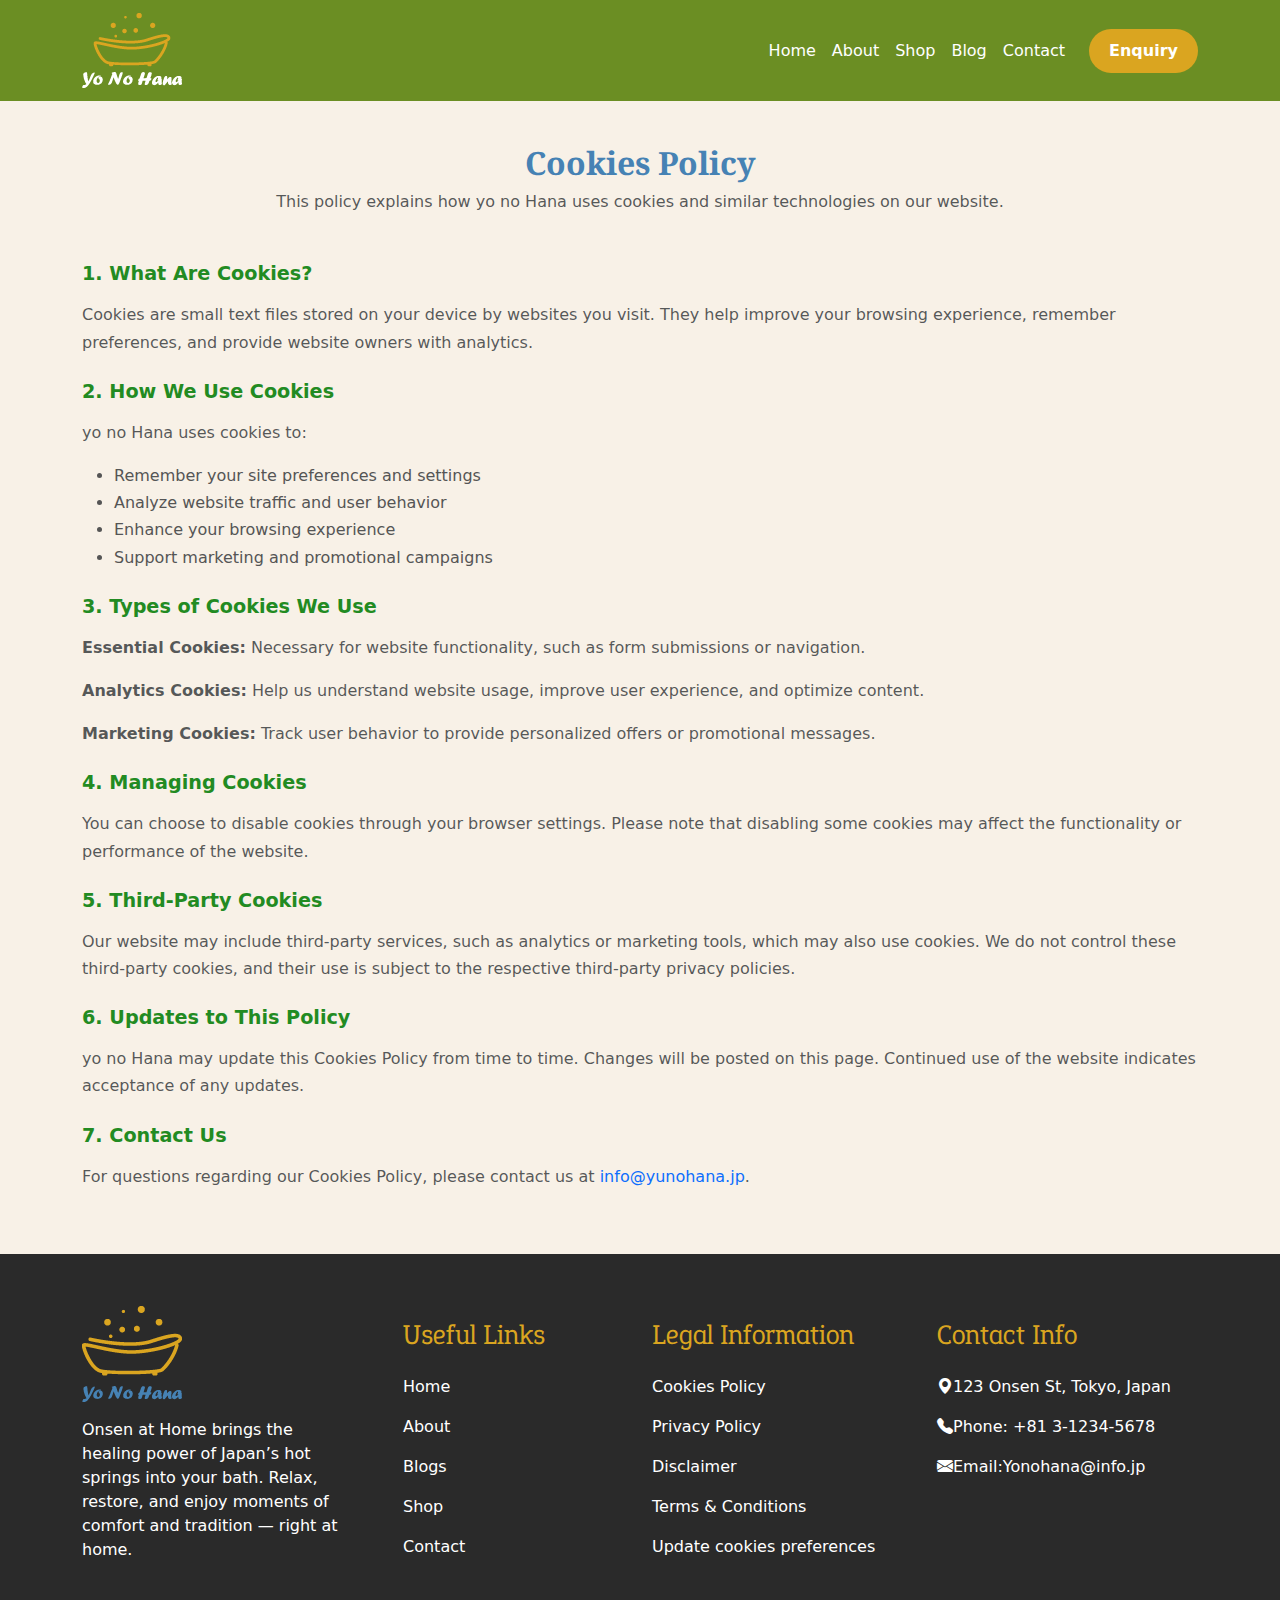
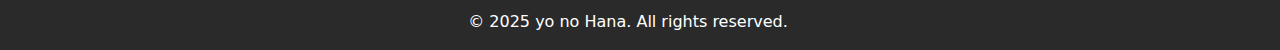
<file: cookies.html>
<!DOCTYPE html>
<html lang="en">

<head>
    <meta charset="UTF-8">
    <meta name="viewport" content="width=device-width, initial-scale=1.0">
    <link href="https://cdn.jsdelivr.net/npm/bootstrap@5.3.7/dist/css/bootstrap.min.css" rel="stylesheet">
    <link rel="stylesheet" href="assets/style.css">
    <link rel="stylesheet" href="https://cdn.jsdelivr.net/npm/bootstrap-icons@1.11.1/font/bootstrap-icons.css">
    <link rel="stylesheet" href="https://cdn.jsdelivr.net/npm/swiper@11/swiper-bundle.min.css" />
    <title>yo no Hana | Cookies Policy</title>

    <!-- Optional CSS -->
    <style>
        .cookies-content h5 {
            font-size: 1.2rem;
        }

        .cookies-content p,
        .cookies-content li {
            line-height: 1.7;
            color: #555;
        }
    </style>
</head>

<body>
    <header>
        <nav class="navbar newNav navbar-expand-lg navbar-dark fixed-top">
            <div class="container">
                <a class="navbar-brand" href="index.html">
                    <img src="assets/images/headerLogo.png" alt="logo">
                </a>
                <button class="navbar-toggler" type="button" data-bs-toggle="collapse"
                    data-bs-target="#navbarSupportedContent" aria-controls="navbarSupportedContent"
                    aria-expanded="false" aria-label="Toggle navigation">
                    <span class="navbar-toggler-icon"></span>
                </button>

                <div class="collapse navbar-collapse" id="navbarSupportedContent">
                    <ul class="navbar-nav ms-auto mb-2 mb-lg-0 ms-3">
                        <li class="nav-item">
                            <a class="nav-link active text-white" aria-current="page" href="index.html">Home</a>
                        </li>
                        <li class="nav-item">
                            <a class="nav-link text-white" href="about.html">About</a>
                        </li>
                        <li class="nav-item">
                            <a class="nav-link text-white" href="shop.html">Shop</a>
                        </li>
                        <li class="nav-item">
                            <a class="nav-link text-white" href="blog.html">Blog</a>
                        </li>
                        <li class="nav-item">
                            <a class="nav-link text-white" href="contact-enquiry.html">Contact</a>
                        </li>
                    </ul>
                    <a href="contact-enquiry.html">
                        <button class="myBtn  ms-3">Enquiry</button>
                    </a>
                </div>
            </div>
        </nav>
    </header>
    <!-- Cookies Policy Section -->
    <section class="cookies-policy py-5 mt-5" style="background:#F8F1E7;">
        <div class="container">
            <div class="text-center my-5">
                <h2 class="fw-bold" style="color:#4682B4;">Cookies Policy</h2>
                <p class="text-muted">This policy explains how yo no Hana uses cookies and similar technologies on our
                    website.</p>
            </div>

            <div class="cookies-content">
                <h5 class="fw-semibold mb-3" style="color:#228B22;">1. What Are Cookies?</h5>
                <p class="text-muted">Cookies are small text files stored on your device by websites you visit. They
                    help improve your browsing experience, remember preferences, and provide website owners with
                    analytics.</p>

                <h5 class="fw-semibold mb-3 mt-4" style="color:#228B22;">2. How We Use Cookies</h5>
                <p class="text-muted">yo no Hana uses cookies to:</p>
                <ul class="text-muted">
                    <li>Remember your site preferences and settings</li>
                    <li>Analyze website traffic and user behavior</li>
                    <li>Enhance your browsing experience</li>
                    <li>Support marketing and promotional campaigns</li>
                </ul>

                <h5 class="fw-semibold mb-3 mt-4" style="color:#228B22;">3. Types of Cookies We Use</h5>
                <p class="text-muted"><strong>Essential Cookies:</strong> Necessary for website functionality, such as
                    form submissions or navigation.</p>
                <p class="text-muted"><strong>Analytics Cookies:</strong> Help us understand website usage, improve user
                    experience, and optimize content.</p>
                <p class="text-muted"><strong>Marketing Cookies:</strong> Track user behavior to provide personalized
                    offers or promotional messages.</p>

                <h5 class="fw-semibold mb-3 mt-4" style="color:#228B22;">4. Managing Cookies</h5>
                <p class="text-muted">You can choose to disable cookies through your browser settings. Please note that
                    disabling some cookies may affect the functionality or performance of the website.</p>

                <h5 class="fw-semibold mb-3 mt-4" style="color:#228B22;">5. Third-Party Cookies</h5>
                <p class="text-muted">Our website may include third-party services, such as analytics or marketing
                    tools, which may also use cookies. We do not control these third-party cookies, and their use is
                    subject to the respective third-party privacy policies.</p>

                <h5 class="fw-semibold mb-3 mt-4" style="color:#228B22;">6. Updates to This Policy</h5>
                <p class="text-muted">yo no Hana may update this Cookies Policy from time to time. Changes will be
                    posted on this page. Continued use of the website indicates acceptance of any updates.</p>

                <h5 class="fw-semibold mb-3 mt-4" style="color:#228B22;">7. Contact Us</h5>
                <p class="text-muted">For questions regarding our Cookies Policy, please contact us at <a
                        href="mailto:info@yonohana.jp" class="text-decoration-none text-primary">info@yunohana.jp</a>.
                </p>
            </div>
        </div>
    </section>


    <!-- Footer -->
    <footer class="footer pt-5">
        <div class="container">
            <div class="row">
                <!-- Logo + Description -->
                <div class="col-md-3">
                    <div class="footerLogo">
                        <img src="assets/images/logo.png" alt="error" loading="lazy">
                        <p class="py-3">
                            Onsen at Home brings the healing power of Japan’s hot springs into your bath. Relax,
                            restore, and enjoy moments of comfort and tradition — right at home.
                        </p>
                    </div>
                </div>

                <!-- Useful Links -->
                <div class="col-md-3 px-md-5">
                    <h3 class="py-3">Useful Links</h3>
                    <p><a href="index.html" class="text-decoration-none">Home</a></p>
                    <p><a href="about.html" class="text-decoration-none">About</a></p>
                    <p><a href="Blog.html" class="text-decoration-none">Blogs</a></p>
                    <p><a href="shop.html" class="text-decoration-none">Shop</a></p>
                    <p><a href="contact-enquiry.html" class="text-decoration-none">Contact</a></p>
                </div>

                <!-- Legal Information -->
                <div class="col-md-3">
                    <h3 class="py-3">Legal Information</h3>
                    <p><a href="cookies.html" class="text-decoration-none">Cookies Policy</a></p>
                    <p><a href="privacy.html" class="text-decoration-none">Privacy Policy</a></p>
                    <p><a href="disclaimer.html" class="text-decoration-none">Disclaimer</a></p>
                    <p><a href="terms&condition.html" class="text-decoration-none">Terms & Conditions</a></p>
                    <div class="text-start">
                        <a href="#" id="open_preferences_center" class="text-decoration-none">Update cookies
                            preferences</a>
                    </div>
                </div>

                <!-- Opening Hours -->
                <div class="col-md-3">
                    <h3 class="py-3">Contact Info</h3>
                    <p><i class="bi bi-geo-alt-fill"></i>123 Onsen St, Tokyo, Japan</p>
                    <p><i class="bi bi-telephone-fill"></i>Phone: +81 3-1234-5678</p>
                    <p><i class="bi bi-envelope-fill"></i>Email:Yonohana@info.jp</p>
                </div>
            </div>

            <!-- Bottom Row -->
            <div class="row w-100 text-center">
                <div class="col-md-12">
                    <div class="text-center py-3">
                        <p class="mb-0">© 2025 yo no Hana. All rights reserved.</p>
                    </div>
                </div>
            </div>
        </div>
    </footer>
    <link rel="stylesheet" href="https://cdnjs.cloudflare.com/ajax/libs/animate.css/4.1.1/animate.min.css" />

    <script defer src="https://www.termsfeed.com/public/cookie-consent/4.2.0/cookie-consent.js"></script>
    <!-- ✅ Bootstrap JS bundle (required for toggler & dropdowns) -->
    <script src="https://cdn.jsdelivr.net/npm/bootstrap@5.3.7/dist/js/bootstrap.bundle.min.js"
        crossorigin="anonymous"></script>
    <script src="https://cdn.jsdelivr.net/npm/swiper@11/swiper-bundle.min.js"></script>
    <script src="assets/script.js"></script>
</body>

</html>
</file>
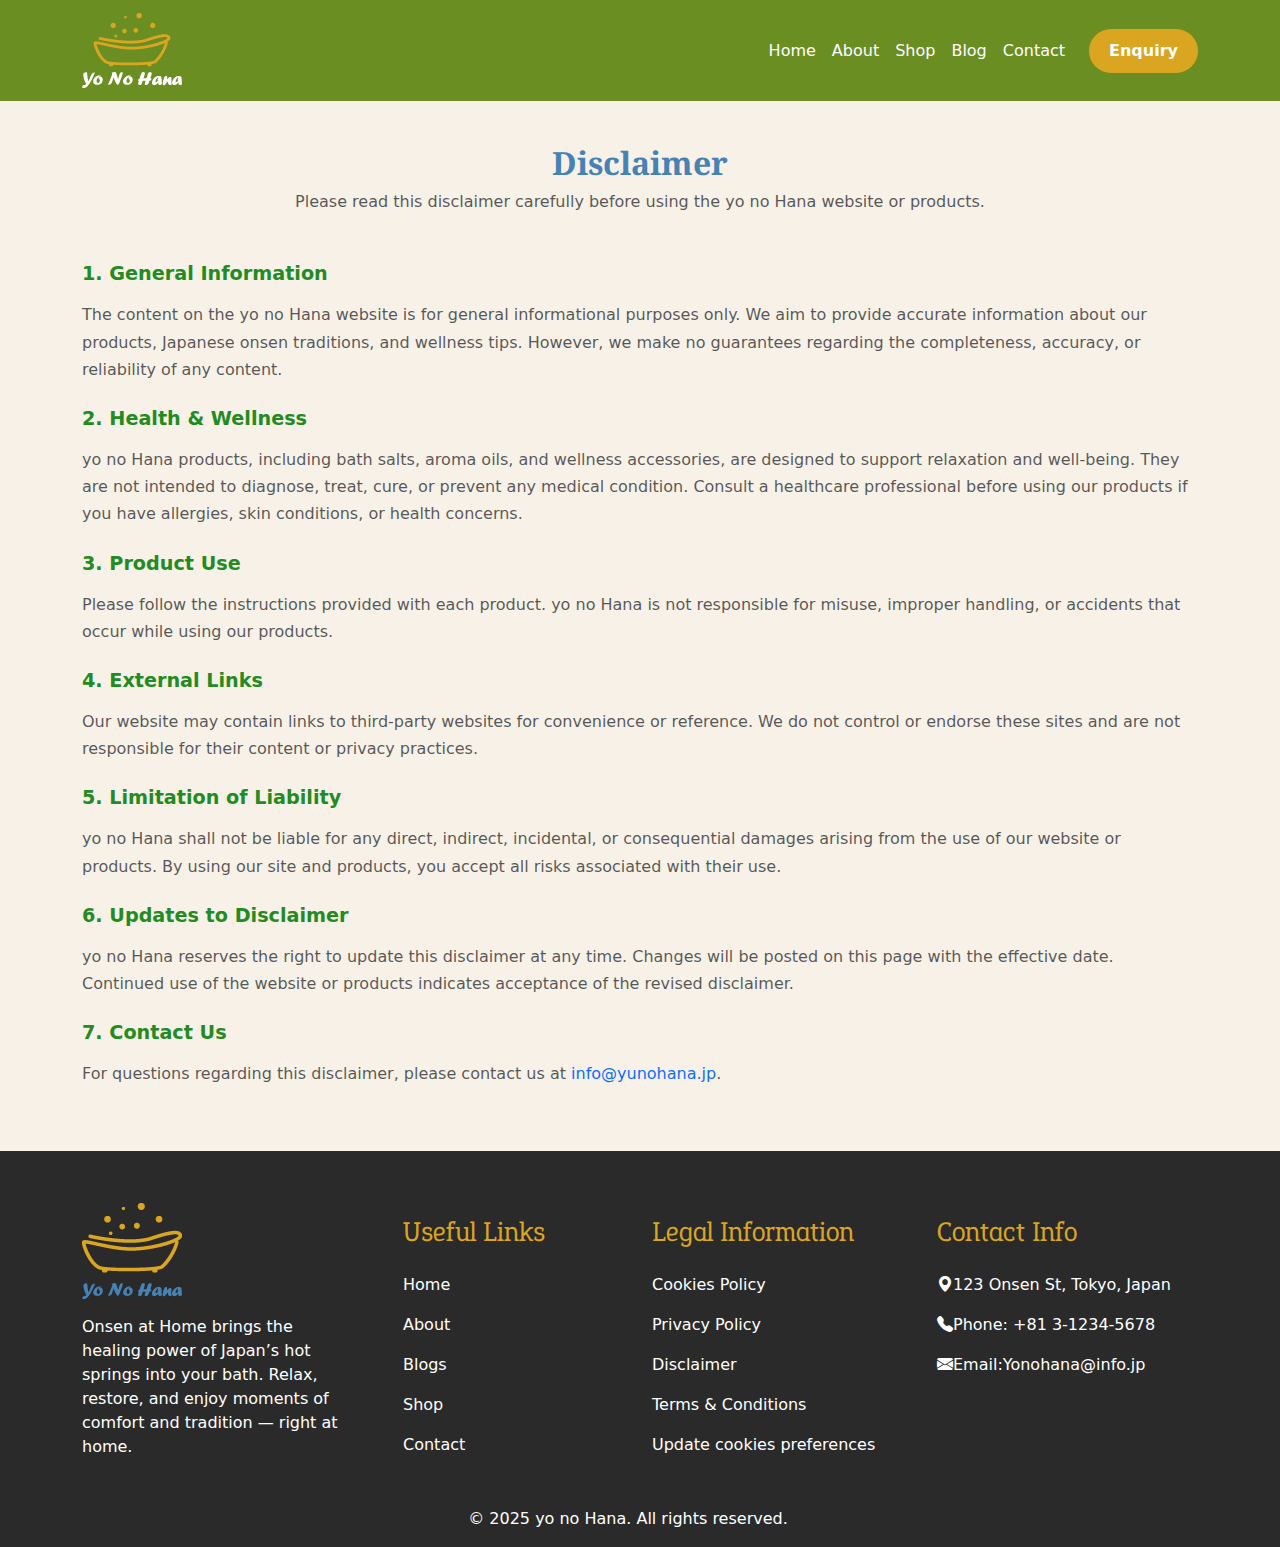
<file: disclaimer.html>
<!DOCTYPE html>
<html lang="en">

<head>
    <meta charset="UTF-8">
    <meta name="viewport" content="width=device-width, initial-scale=1.0">
    <link href="https://cdn.jsdelivr.net/npm/bootstrap@5.3.7/dist/css/bootstrap.min.css" rel="stylesheet">
    <link rel="stylesheet" href="assets/style.css">
    <link rel="stylesheet" href="https://cdn.jsdelivr.net/npm/bootstrap-icons@1.11.1/font/bootstrap-icons.css">
    <link rel="stylesheet" href="https://cdn.jsdelivr.net/npm/swiper@11/swiper-bundle.min.css" />
    <title>yo no Hana | Disclaimer</title>
    <!-- Optional CSS -->
    <!-- Optional CSS -->
    <style>
        .disclaimer-content h5 {
            font-size: 1.2rem;
        }

        .disclaimer-content p {
            line-height: 1.7;
            color: #555;
        }
    </style>
</head>

<body>
    <header>
        <nav class="navbar newNav navbar-expand-lg navbar-dark fixed-top">
            <div class="container">
                <a class="navbar-brand" href="index.html">
                    <img src="assets/images/headerLogo.png" alt="logo">
                </a>
                <button class="navbar-toggler" type="button" data-bs-toggle="collapse"
                    data-bs-target="#navbarSupportedContent" aria-controls="navbarSupportedContent"
                    aria-expanded="false" aria-label="Toggle navigation">
                    <span class="navbar-toggler-icon"></span>
                </button>

                <div class="collapse navbar-collapse" id="navbarSupportedContent">
                    <ul class="navbar-nav ms-auto mb-2 mb-lg-0 ms-3">
                        <li class="nav-item">
                            <a class="nav-link active text-white" aria-current="page" href="index.html">Home</a>
                        </li>
                        <li class="nav-item">
                            <a class="nav-link text-white" href="about.html">About</a>
                        </li>
                        <li class="nav-item">
                            <a class="nav-link text-white" href="shop.html">Shop</a>
                        </li>
                        <li class="nav-item">
                            <a class="nav-link text-white" href="blog.html">Blog</a>
                        </li>
                        <li class="nav-item">
                            <a class="nav-link text-white" href="contact-enquiry.html">Contact</a>
                        </li>
                    </ul>
                    <a href="contact-enquiry.html">
                        <button class="myBtn  ms-3">Enquiry</button>
                    </a>
                </div>
            </div>
        </nav>
    </header>
    <!-- Disclaimer Section -->
    <section class="disclaimer py-5 mt-5" style="background:#F8F1E7;">
        <div class="container">
            <div class="text-center my-5">
                <h2 class="fw-bold" style="color:#4682B4;">Disclaimer</h2>
                <p class="text-muted">Please read this disclaimer carefully before using the yo no Hana website or
                    products.</p>
            </div>

            <div class="disclaimer-content">
                <h5 class="fw-semibold mb-3" style="color:#228B22;">1. General Information</h5>
                <p class="text-muted">The content on the yo no Hana website is for general informational purposes only.
                    We aim to provide accurate information about our products, Japanese onsen traditions, and wellness
                    tips. However, we make no guarantees regarding the completeness, accuracy, or reliability of any
                    content.</p>

                <h5 class="fw-semibold mb-3 mt-4" style="color:#228B22;">2. Health & Wellness</h5>
                <p class="text-muted">yo no Hana products, including bath salts, aroma oils, and wellness accessories,
                    are designed to support relaxation and well-being. They are not intended to diagnose, treat, cure,
                    or prevent any medical condition. Consult a healthcare professional before using our products if you
                    have allergies, skin conditions, or health concerns.</p>

                <h5 class="fw-semibold mb-3 mt-4" style="color:#228B22;">3. Product Use</h5>
                <p class="text-muted">Please follow the instructions provided with each product. yo no Hana is not
                    responsible for misuse, improper handling, or accidents that occur while using our products.</p>

                <h5 class="fw-semibold mb-3 mt-4" style="color:#228B22;">4. External Links</h5>
                <p class="text-muted">Our website may contain links to third-party websites for convenience or
                    reference. We do not control or endorse these sites and are not responsible for their content or
                    privacy practices.</p>

                <h5 class="fw-semibold mb-3 mt-4" style="color:#228B22;">5. Limitation of Liability</h5>
                <p class="text-muted">yo no Hana shall not be liable for any direct, indirect, incidental, or
                    consequential damages arising from the use of our website or products. By using our site and
                    products, you accept all risks associated with their use.</p>

                <h5 class="fw-semibold mb-3 mt-4" style="color:#228B22;">6. Updates to Disclaimer</h5>
                <p class="text-muted">yo no Hana reserves the right to update this disclaimer at any time. Changes will
                    be posted on this page with the effective date. Continued use of the website or products indicates
                    acceptance of the revised disclaimer.</p>

                <h5 class="fw-semibold mb-3 mt-4" style="color:#228B22;">7. Contact Us</h5>
                <p class="text-muted">For questions regarding this disclaimer, please contact us at <a
                        href="mailto:info@yonohana.jp" class="text-decoration-none text-primary">info@yunohana.jp</a>.
                </p>
            </div>
        </div>
    </section>
    <!-- Footer -->
    <footer class="footer pt-5">
        <div class="container">
            <div class="row">
                <!-- Logo + Description -->
                <div class="col-md-3">
                    <div class="footerLogo">
                        <img src="assets/images/logo.png" alt="error" loading="lazy">
                        <p class="py-3">
                            Onsen at Home brings the healing power of Japan’s hot springs into your bath. Relax,
                            restore, and enjoy moments of comfort and tradition — right at home.
                        </p>
                    </div>
                </div>

                <!-- Useful Links -->
                <div class="col-md-3 px-md-5">
                    <h3 class="py-3">Useful Links</h3>
                    <p><a href="index.html" class="text-decoration-none">Home</a></p>
                    <p><a href="about.html" class="text-decoration-none">About</a></p>
                    <p><a href="Blog.html" class="text-decoration-none">Blogs</a></p>
                    <p><a href="shop.html" class="text-decoration-none">Shop</a></p>
                    <p><a href="contact-enquiry.html" class="text-decoration-none">Contact</a></p>
                </div>

                <!-- Legal Information -->
                <div class="col-md-3">
                    <h3 class="py-3">Legal Information</h3>
                    <p><a href="cookies.html" class="text-decoration-none">Cookies Policy</a></p>
                    <p><a href="privacy.html" class="text-decoration-none">Privacy Policy</a></p>
                    <p><a href="disclaimer.html" class="text-decoration-none">Disclaimer</a></p>
                    <p><a href="terms&condition.html" class="text-decoration-none">Terms & Conditions</a></p>
                    <div class="text-start">
                        <a href="#" id="open_preferences_center" class="text-decoration-none">Update cookies
                            preferences</a>
                    </div>
                </div>

                <!-- Opening Hours -->
                <div class="col-md-3">
                    <h3 class="py-3">Contact Info</h3>
                    <p><i class="bi bi-geo-alt-fill"></i>123 Onsen St, Tokyo, Japan</p>
                    <p><i class="bi bi-telephone-fill"></i>Phone: +81 3-1234-5678</p>
                    <p><i class="bi bi-envelope-fill"></i>Email:Yonohana@info.jp</p>
                </div>
            </div>

            <!-- Bottom Row -->
            <div class="row w-100 text-center">
                <div class="col-md-12">
                    <div class="text-center py-3">
                        <p class="mb-0">© 2025 yo no Hana. All rights reserved.</p>
                    </div>
                </div>
            </div>
        </div>
    </footer>
    <link rel="stylesheet" href="https://cdnjs.cloudflare.com/ajax/libs/animate.css/4.1.1/animate.min.css" />

    <script defer src="https://www.termsfeed.com/public/cookie-consent/4.2.0/cookie-consent.js"></script>
    <!-- ✅ Bootstrap JS bundle (required for toggler & dropdowns) -->
    <script src="https://cdn.jsdelivr.net/npm/bootstrap@5.3.7/dist/js/bootstrap.bundle.min.js"
        crossorigin="anonymous"></script>
    <script src="https://cdn.jsdelivr.net/npm/swiper@11/swiper-bundle.min.js"></script>
    <script src="assets/script.js"></script>
</body>

</html>
</file>
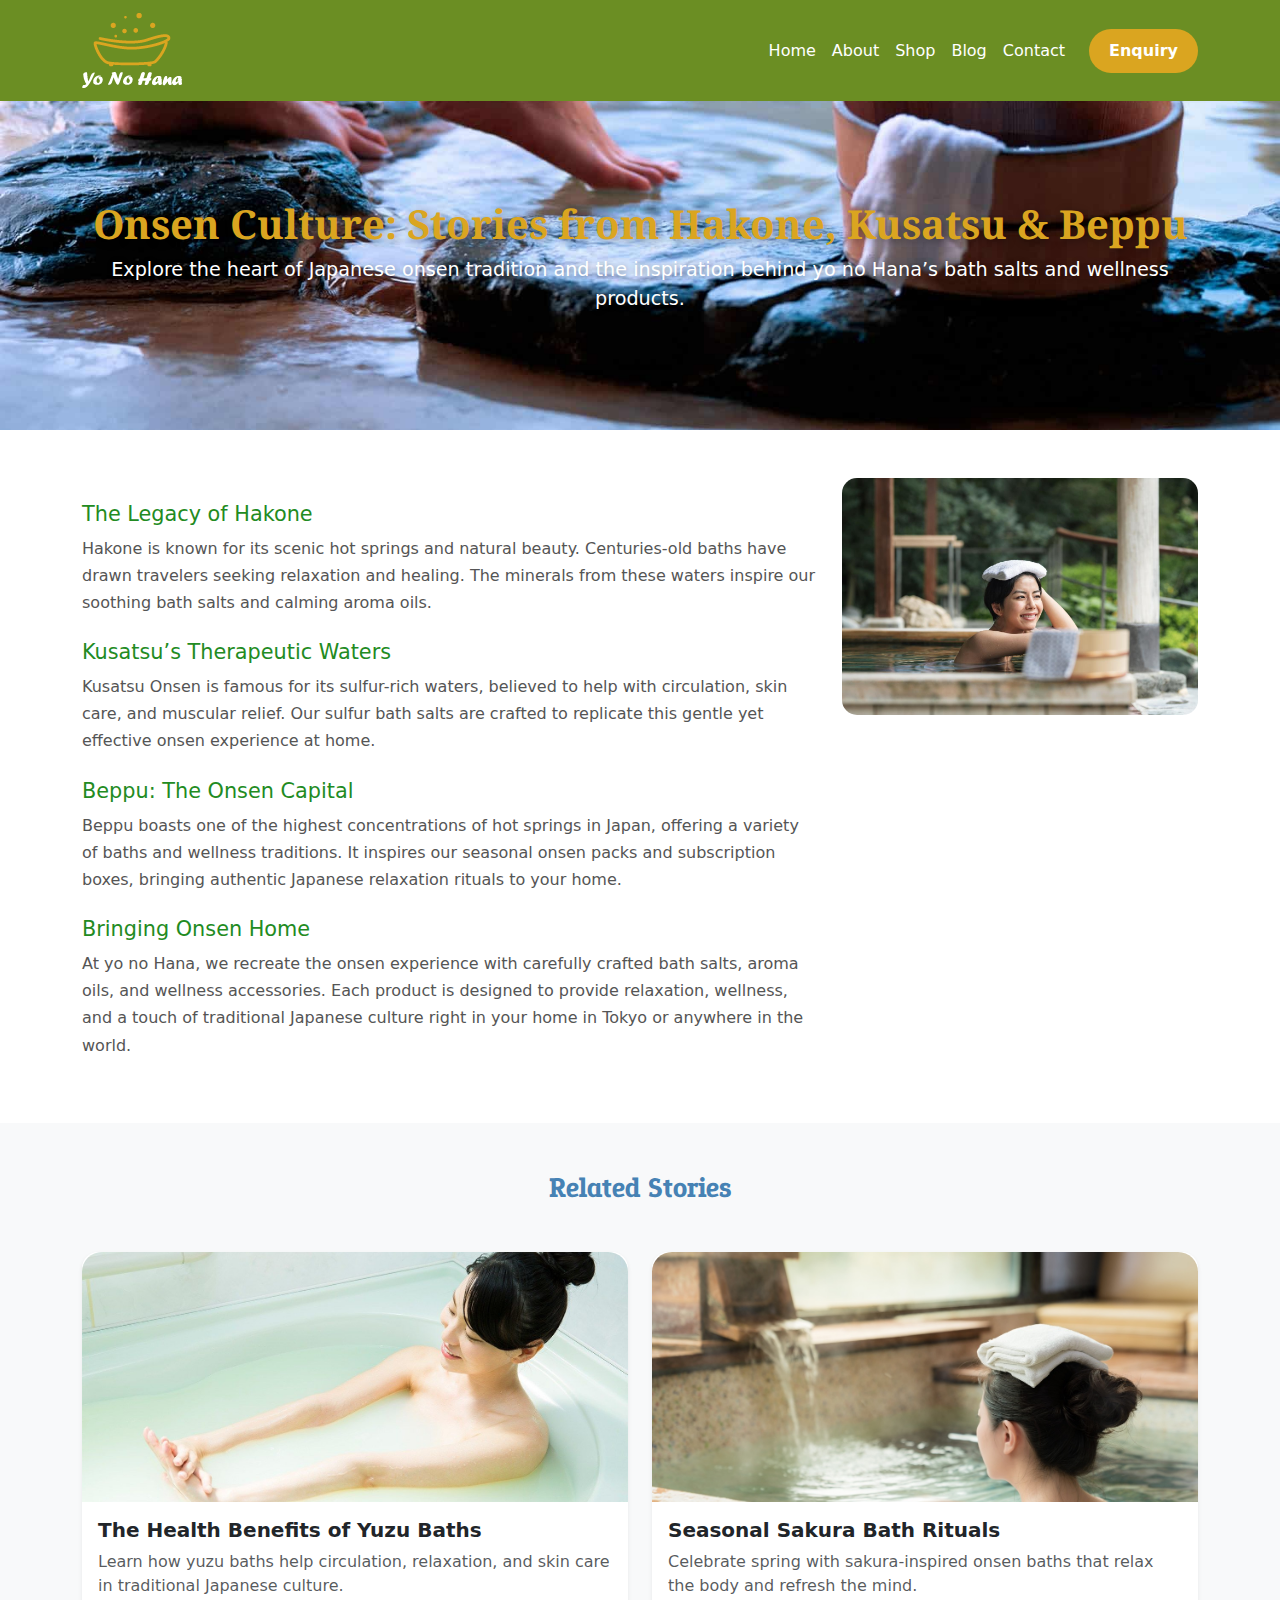
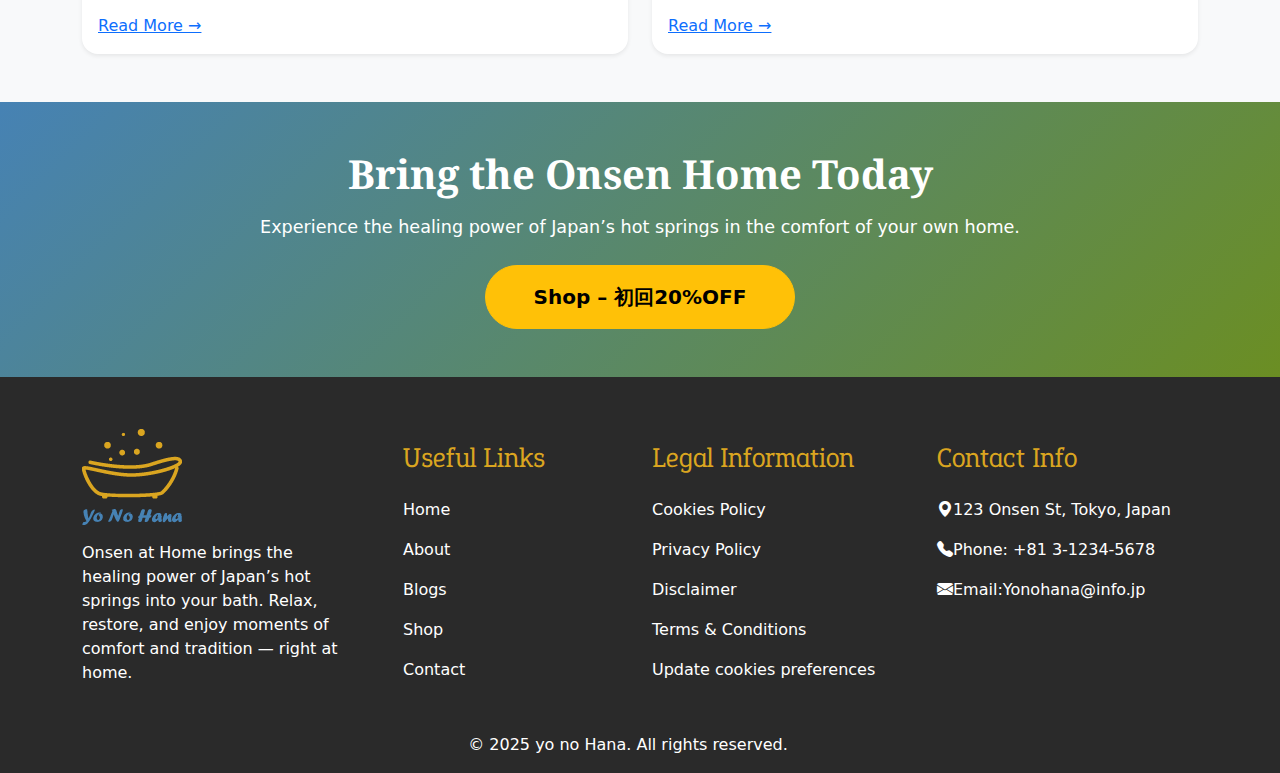
<file: Onsen-culture-stories-from-hakone-Kusatsu&Beppu.html>
<!DOCTYPE html>
<html lang="en">

<head>
    <meta charset="UTF-8">
    <meta name="viewport" content="width=device-width, initial-scale=1.0">
    <link href="https://cdn.jsdelivr.net/npm/bootstrap@5.3.7/dist/css/bootstrap.min.css" rel="stylesheet">
    <link rel="stylesheet" href="assets/style.css">
    <link rel="stylesheet" href="https://cdn.jsdelivr.net/npm/bootstrap-icons@1.11.1/font/bootstrap-icons.css">
    <link rel="stylesheet" href="https://cdn.jsdelivr.net/npm/swiper@11/swiper-bundle.min.css" />
    <title>yo no Hana | Stories from Hakone, Kusatsu & Beppu</title>
</head>

<body>
    <header>
        <nav class="navbar newNav navbar-expand-lg navbar-dark fixed-top">
            <div class="container">
                <a class="navbar-brand" href="index.html">
                    <img src="assets/images/headerLogo.png" alt="logo">
                </a>
                <button class="navbar-toggler" type="button" data-bs-toggle="collapse"
                    data-bs-target="#navbarSupportedContent" aria-controls="navbarSupportedContent"
                    aria-expanded="false" aria-label="Toggle navigation">
                    <span class="navbar-toggler-icon"></span>
                </button>

                <div class="collapse navbar-collapse" id="navbarSupportedContent">
                    <ul class="navbar-nav ms-auto mb-2 mb-lg-0 ms-3">
                        <li class="nav-item">
                            <a class="nav-link active text-white" aria-current="page" href="index.html">Home</a>
                        </li>
                        <li class="nav-item">
                            <a class="nav-link text-white" href="about.html">About</a>
                        </li>
                        <li class="nav-item">
                            <a class="nav-link text-white" href="shop.html">Shop</a>
                        </li>
                        <li class="nav-item">
                            <a class="nav-link text-white" href="blog.html">Blog</a>
                        </li>
                        <li class="nav-item">
                            <a class="nav-link text-white" href="contact-enquiry.html">Contact</a>
                        </li>
                    </ul>
                    <a href="contact-enquiry.html">
                        <button class="myBtn  ms-3">Enquiry</button>
                    </a>
                </div>
            </div>
        </nav>
    </header>
    <!-- ✅ HTML -->
    <!-- Hero Section -->
    <section class="blog-hero">
        <div class="container">
            <h1>Onsen Culture: Stories from Hakone, Kusatsu & Beppu</h1>
            <p>Explore the heart of Japanese onsen tradition and the inspiration behind yo no Hana’s bath salts and
                wellness products.</p>
        </div>
    </section>

    <!-- Blog Detail Section -->
    <section class="blog-detail py-5">
        <div class="container">
            <div class="row g-4 align-items-start">
                <!-- Blog Content -->
                <div class="col-lg-8">
                    <div class="blog-content">
                        <h5>The Legacy of Hakone</h5>
                        <p>Hakone is known for its scenic hot springs and natural beauty. Centuries-old baths have drawn
                            travelers seeking relaxation and healing. The minerals from these waters inspire our
                            soothing bath salts and calming aroma oils.</p>

                        <h5>Kusatsu’s Therapeutic Waters</h5>
                        <p>Kusatsu Onsen is famous for its sulfur-rich waters, believed to help with circulation, skin
                            care, and muscular relief. Our sulfur bath salts are crafted to replicate this gentle yet
                            effective onsen experience at home.</p>

                        <h5>Beppu: The Onsen Capital</h5>
                        <p>Beppu boasts one of the highest concentrations of hot springs in Japan, offering a variety of
                            baths and wellness traditions. It inspires our seasonal onsen packs and subscription boxes,
                            bringing authentic Japanese relaxation rituals to your home.</p>

                        <h5>Bringing Onsen Home</h5>
                        <p>At yo no Hana, we recreate the onsen experience with carefully crafted bath salts, aroma
                            oils, and wellness accessories. Each product is designed to provide relaxation, wellness,
                            and a touch of traditional Japanese culture right in your home in Tokyo or anywhere in the
                            world.</p>
                    </div>
                </div>

                <!-- Sidebar / Image -->
                <div class="col-lg-4">
                    <img src="assets/images/onsen-tradition.jpg" alt="Japanese Onsen">
                </div>
            </div>
        </div>
    </section>

    <!-- Related Blogs Section -->
    <section class="related-blogs py-5 bg-light">
        <div class="container">
            <div class="text-center mb-5">
                <h3 class="fw-bold" style="color:#4682B4;">Related Stories</h3>
            </div>
            <div class="row g-4">
                <div class="col-md-6">
                    <div class="card shadow-sm border-0 rounded-4 h-100">
                        <img src="assets/images/blog1.jpg" class="card-img-top" alt="Blog 1">
                        <div class="card-body">
                            <h5 class="fw-bold">The Health Benefits of Yuzu Baths</h5>
                            <p class="text-muted">Learn how yuzu baths help circulation, relaxation, and skin care in
                                traditional Japanese culture.</p>
                            <a href="The-health-benefits-of-apanese-onsen-baths.html">Read More →</a>
                        </div>
                    </div>
                </div>
                <div class="col-md-6">
                    <div class="card shadow-sm border-0 rounded-4 h-100">
                        <img src="assets/images/blog2.avif" class="card-img-top" alt="Blog 2">
                        <div class="card-body">
                            <h5 class="fw-bold">Seasonal Sakura Bath Rituals</h5>
                            <p class="text-muted">Celebrate spring with sakura-inspired onsen baths that relax the body
                                and refresh the mind.</p>
                            <a href="Seasonal-bathing-traditions-in-japan.html">Read More →</a>
                        </div>
                    </div>
                </div>
            </div>
        </div>
    </section>

    <!-- Final Call-to-Action Section -->
    <section class="final-cta py-5" style="background-color: #4682B4;">
        <div class="container text-center text-white">
            <h2 class="fw-bold mb-3" style="font-size: 2.5rem;">Bring the Onsen Home Today</h2>
            <p class="mb-4" style="font-size: 1.1rem;">Experience the healing power of Japan’s hot springs in the
                comfort of your own home.</p>
            <a href="shop.html" class="text-decoration-none">
                <button class="btn btn-lg btn-warning fw-bold px-5 py-3" style="border-radius: 50px;">
                    Shop – 初回20%OFF
                </button>
            </a>
        </div>
    </section>
    <!-- Footer -->
    <footer class="footer pt-5">
        <div class="container">
            <div class="row">
                <!-- Logo + Description -->
                <div class="col-md-3">
                    <div class="footerLogo">
                        <img src="assets/images/logo.png" alt="error" loading="lazy">
                        <p class="py-3">
                            Onsen at Home brings the healing power of Japan’s hot springs into your bath. Relax,
                            restore, and enjoy moments of comfort and tradition — right at home.
                        </p>
                    </div>
                </div>

                <!-- Useful Links -->
                <div class="col-md-3 px-md-5">
                    <h3 class="py-3">Useful Links</h3>
                    <p><a href="index.html" class="text-decoration-none">Home</a></p>
                    <p><a href="about.html" class="text-decoration-none">About</a></p>
                    <p><a href="Blog.html" class="text-decoration-none">Blogs</a></p>
                    <p><a href="shop.html" class="text-decoration-none">Shop</a></p>
                    <p><a href="contact-enquiry.html" class="text-decoration-none">Contact</a></p>
                </div>

                <!-- Legal Information -->
                <div class="col-md-3">
                    <h3 class="py-3">Legal Information</h3>
                    <p><a href="cookies.html" class="text-decoration-none">Cookies Policy</a></p>
                    <p><a href="privacy.html" class="text-decoration-none">Privacy Policy</a></p>
                    <p><a href="disclaimer.html" class="text-decoration-none">Disclaimer</a></p>
                    <p><a href="terms&condition.html" class="text-decoration-none">Terms & Conditions</a></p>
                    <div class="text-start">
                        <a href="#" id="open_preferences_center" class="text-decoration-none">Update cookies
                            preferences</a>
                    </div>
                </div>

                <!-- Opening Hours -->
                <div class="col-md-3">
                    <h3 class="py-3">Contact Info</h3>
                    <p><i class="bi bi-geo-alt-fill"></i>123 Onsen St, Tokyo, Japan</p>
                    <p><i class="bi bi-telephone-fill"></i>Phone: +81 3-1234-5678</p>
                    <p><i class="bi bi-envelope-fill"></i>Email:Yonohana@info.jp</p>
                </div>
            </div>

            <!-- Bottom Row -->
            <div class="row w-100 text-center">
                <div class="col-md-12">
                    <div class="text-center py-3">
                        <p class="mb-0">© 2025 yo no Hana. All rights reserved.</p>
                    </div>
                </div>
            </div>
        </div>
    </footer>
    <link rel="stylesheet" href="https://cdnjs.cloudflare.com/ajax/libs/animate.css/4.1.1/animate.min.css" />

    <script defer src="https://www.termsfeed.com/public/cookie-consent/4.2.0/cookie-consent.js"></script>
    <!-- ✅ Bootstrap JS bundle (required for toggler & dropdowns) -->
    <script src="https://cdn.jsdelivr.net/npm/bootstrap@5.3.7/dist/js/bootstrap.bundle.min.js"
        crossorigin="anonymous"></script>
    <script src="https://cdn.jsdelivr.net/npm/swiper@11/swiper-bundle.min.js"></script>
    <script src="assets/script.js"></script>
</body>

</html>
</file>
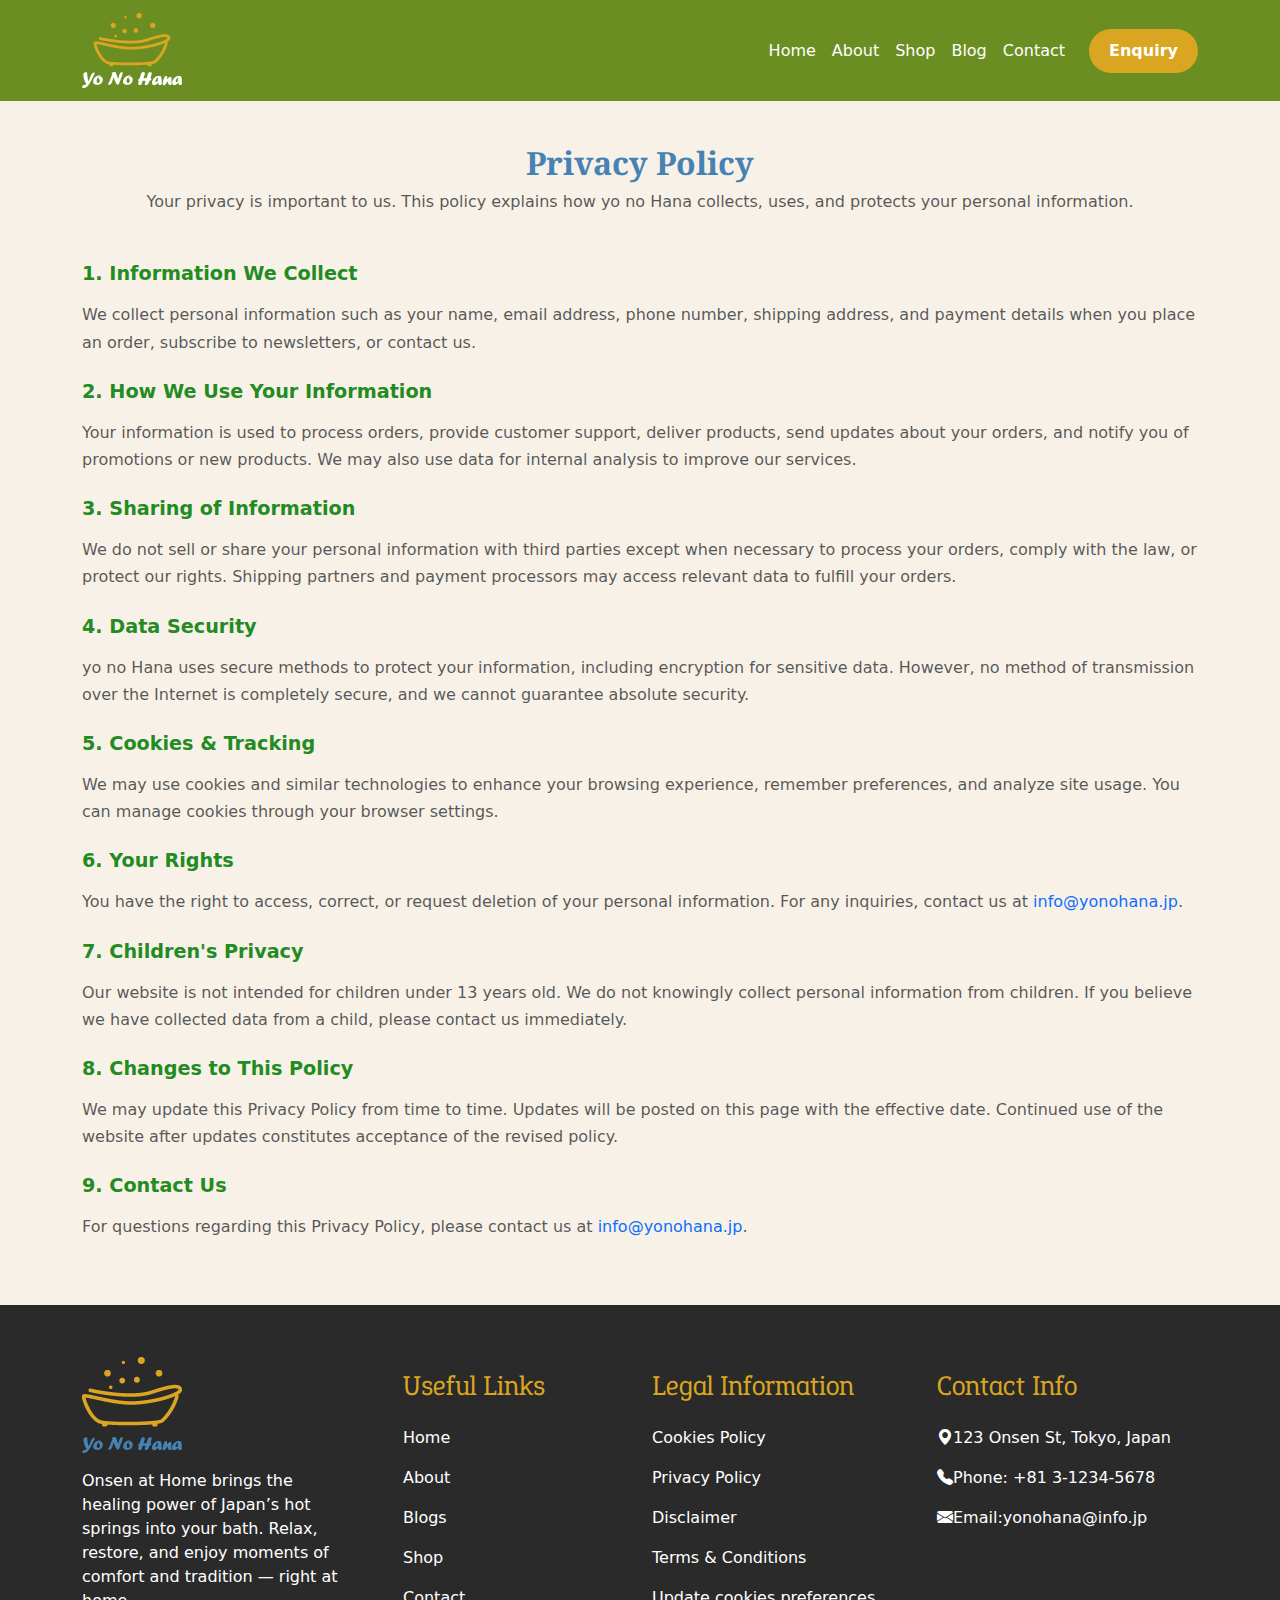
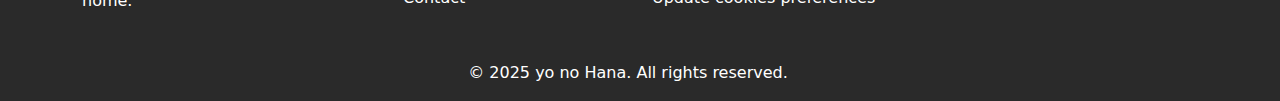
<file: privacy.html>
<!DOCTYPE html>
<html lang="en">

<head>
    <meta charset="UTF-8">
    <meta name="viewport" content="width=device-width, initial-scale=1.0">
    <link href="https://cdn.jsdelivr.net/npm/bootstrap@5.3.7/dist/css/bootstrap.min.css" rel="stylesheet">
    <link rel="stylesheet" href="assets/style.css">
    <link rel="stylesheet" href="https://cdn.jsdelivr.net/npm/bootstrap-icons@1.11.1/font/bootstrap-icons.css">
    <link rel="stylesheet" href="https://cdn.jsdelivr.net/npm/swiper@11/swiper-bundle.min.css" />
    <title>yo no Hana | Privacy Policy</title>
    <!-- Optional CSS -->
<style>
  .privacy-content h5 {
    font-size: 1.2rem;
  }
  .privacy-content p {
    line-height: 1.7;
    color: #555;
  }
</style>
</head>

<body>
    <header>
        <nav class="navbar newNav navbar-expand-lg navbar-dark fixed-top">
            <div class="container">
                <a class="navbar-brand" href="index.html">
                    <img src="assets/images/headerLogo.png" alt="logo">
                </a>
                <button class="navbar-toggler" type="button" data-bs-toggle="collapse"
                    data-bs-target="#navbarSupportedContent" aria-controls="navbarSupportedContent"
                    aria-expanded="false" aria-label="Toggle navigation">
                    <span class="navbar-toggler-icon"></span>
                </button>

                <div class="collapse navbar-collapse" id="navbarSupportedContent">
                    <ul class="navbar-nav ms-auto mb-2 mb-lg-0 ms-3">
                        <li class="nav-item">
                            <a class="nav-link active text-white" aria-current="page" href="index.html">Home</a>
                        </li>
                        <li class="nav-item">
                            <a class="nav-link text-white" href="about.html">About</a>
                        </li>
                        <li class="nav-item">
                            <a class="nav-link text-white" href="shop.html">Shop</a>
                        </li>
                        <li class="nav-item">
                            <a class="nav-link text-white" href="blog.html">Blog</a>
                        </li>
                        <li class="nav-item">
                            <a class="nav-link text-white" href="contact-enquiry.html">Contact</a>
                        </li>
                    </ul>
                    <a href="contact-enquiry.html">
                        <button class="myBtn  ms-3">Enquiry</button>
                    </a>
                </div>
            </div>
        </nav>
    </header>
   <!-- Privacy Policy Section -->
<section class="privacy-policy py-5 mt-5" style="background:#F8F1E7;">
  <div class="container">
    <div class="text-center my-5">
      <h2 class="fw-bold" style="color:#4682B4;">Privacy Policy</h2>
      <p class="text-muted">Your privacy is important to us. This policy explains how yo no Hana collects, uses, and protects your personal information.</p>
    </div>

    <div class="privacy-content">
      <h5 class="fw-semibold mb-3" style="color:#228B22;">1. Information We Collect</h5>
      <p class="text-muted">We collect personal information such as your name, email address, phone number, shipping address, and payment details when you place an order, subscribe to newsletters, or contact us.</p>

      <h5 class="fw-semibold mb-3 mt-4" style="color:#228B22;">2. How We Use Your Information</h5>
      <p class="text-muted">Your information is used to process orders, provide customer support, deliver products, send updates about your orders, and notify you of promotions or new products. We may also use data for internal analysis to improve our services.</p>

      <h5 class="fw-semibold mb-3 mt-4" style="color:#228B22;">3. Sharing of Information</h5>
      <p class="text-muted">We do not sell or share your personal information with third parties except when necessary to process your orders, comply with the law, or protect our rights. Shipping partners and payment processors may access relevant data to fulfill your orders.</p>

      <h5 class="fw-semibold mb-3 mt-4" style="color:#228B22;">4. Data Security</h5>
      <p class="text-muted">yo no Hana uses secure methods to protect your information, including encryption for sensitive data. However, no method of transmission over the Internet is completely secure, and we cannot guarantee absolute security.</p>

      <h5 class="fw-semibold mb-3 mt-4" style="color:#228B22;">5. Cookies & Tracking</h5>
      <p class="text-muted">We may use cookies and similar technologies to enhance your browsing experience, remember preferences, and analyze site usage. You can manage cookies through your browser settings.</p>

      <h5 class="fw-semibold mb-3 mt-4" style="color:#228B22;">6. Your Rights</h5>
      <p class="text-muted">You have the right to access, correct, or request deletion of your personal information. For any inquiries, contact us at <a href="mailto:info@yonohana.jp" class="text-decoration-none text-primary">info@yonohana.jp</a>.</p>

      <h5 class="fw-semibold mb-3 mt-4" style="color:#228B22;">7. Children's Privacy</h5>
      <p class="text-muted">Our website is not intended for children under 13 years old. We do not knowingly collect personal information from children. If you believe we have collected data from a child, please contact us immediately.</p>

      <h5 class="fw-semibold mb-3 mt-4" style="color:#228B22;">8. Changes to This Policy</h5>
      <p class="text-muted">We may update this Privacy Policy from time to time. Updates will be posted on this page with the effective date. Continued use of the website after updates constitutes acceptance of the revised policy.</p>

      <h5 class="fw-semibold mb-3 mt-4" style="color:#228B22;">9. Contact Us</h5>
      <p class="text-muted">For questions regarding this Privacy Policy, please contact us at <a href="mailto:info@yonohana.jp" class="text-decoration-none text-primary">info@yonohana.jp</a>.</p>
    </div>
  </div>
</section>

    <!-- Footer -->
    <footer class="footer pt-5">
        <div class="container">
            <div class="row">
                <!-- Logo + Description -->
                <div class="col-md-3">
                    <div class="footerLogo">
                        <img src="assets/images/logo.png" alt="error" loading="lazy">
                        <p class="py-3">
                            Onsen at Home brings the healing power of Japan’s hot springs into your bath. Relax,
                            restore, and enjoy moments of comfort and tradition — right at home.
                        </p>
                    </div>
                </div>

                <!-- Useful Links -->
                <div class="col-md-3 px-md-5">
                    <h3 class="py-3">Useful Links</h3>
                    <p><a href="index.html" class="text-decoration-none">Home</a></p>
                    <p><a href="about.html" class="text-decoration-none">About</a></p>
                    <p><a href="Blog.html" class="text-decoration-none">Blogs</a></p>
                    <p><a href="shop.html" class="text-decoration-none">Shop</a></p>
                    <p><a href="contact-enquiry.html" class="text-decoration-none">Contact</a></p>
                </div>

                <!-- Legal Information -->
                <div class="col-md-3">
                    <h3 class="py-3">Legal Information</h3>
                    <p><a href="cookies.html" class="text-decoration-none">Cookies Policy</a></p>
                    <p><a href="privacy.html" class="text-decoration-none">Privacy Policy</a></p>
                    <p><a href="disclaimer.html" class="text-decoration-none">Disclaimer</a></p>
                    <p><a href="terms&condition.html" class="text-decoration-none">Terms & Conditions</a></p>
                    <div class="text-start">
                        <a href="#" id="open_preferences_center" class="text-decoration-none">Update cookies
                            preferences</a>
                    </div>
                </div>

                <!-- Opening Hours -->
                <div class="col-md-3">
                    <h3 class="py-3">Contact Info</h3>
                    <p><i class="bi bi-geo-alt-fill"></i>123 Onsen St, Tokyo, Japan</p>
                    <p><i class="bi bi-telephone-fill"></i>Phone: +81 3-1234-5678</p>
                    <p><i class="bi bi-envelope-fill"></i>Email:yonohana@info.jp</p>
                </div>
            </div>

            <!-- Bottom Row -->
            <div class="row w-100 text-center">
                <div class="col-md-12">
                    <div class="text-center py-3">
                        <p class="mb-0">© 2025 yo no Hana. All rights reserved.</p>
                    </div>
                </div>
            </div>
        </div>
    </footer>
    <link rel="stylesheet" href="https://cdnjs.cloudflare.com/ajax/libs/animate.css/4.1.1/animate.min.css" />

    <script defer src="https://www.termsfeed.com/public/cookie-consent/4.2.0/cookie-consent.js"></script>
    <!-- ✅ Bootstrap JS bundle (required for toggler & dropdowns) -->
    <script src="https://cdn.jsdelivr.net/npm/bootstrap@5.3.7/dist/js/bootstrap.bundle.min.js"
        crossorigin="anonymous"></script>
    <script src="https://cdn.jsdelivr.net/npm/swiper@11/swiper-bundle.min.js"></script>
    <script src="assets/script.js"></script>
</body>

</html>
</file>
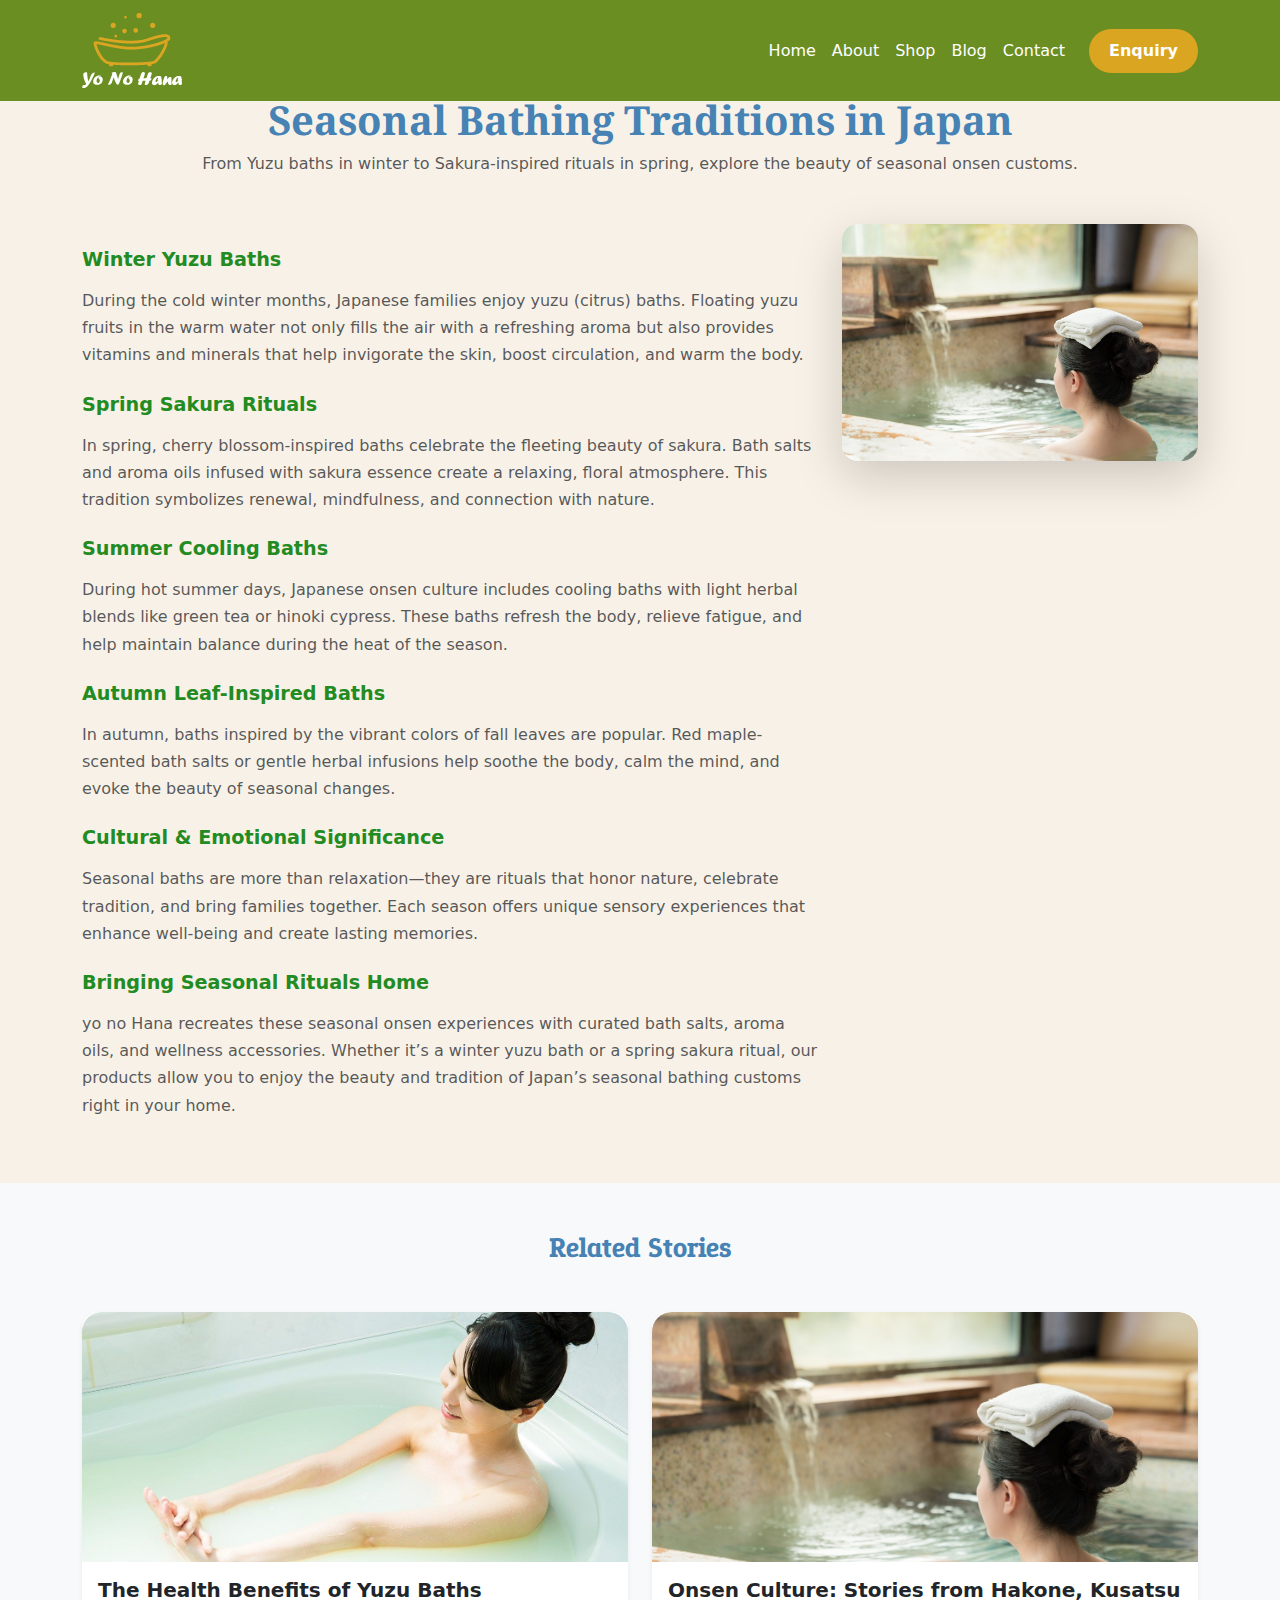
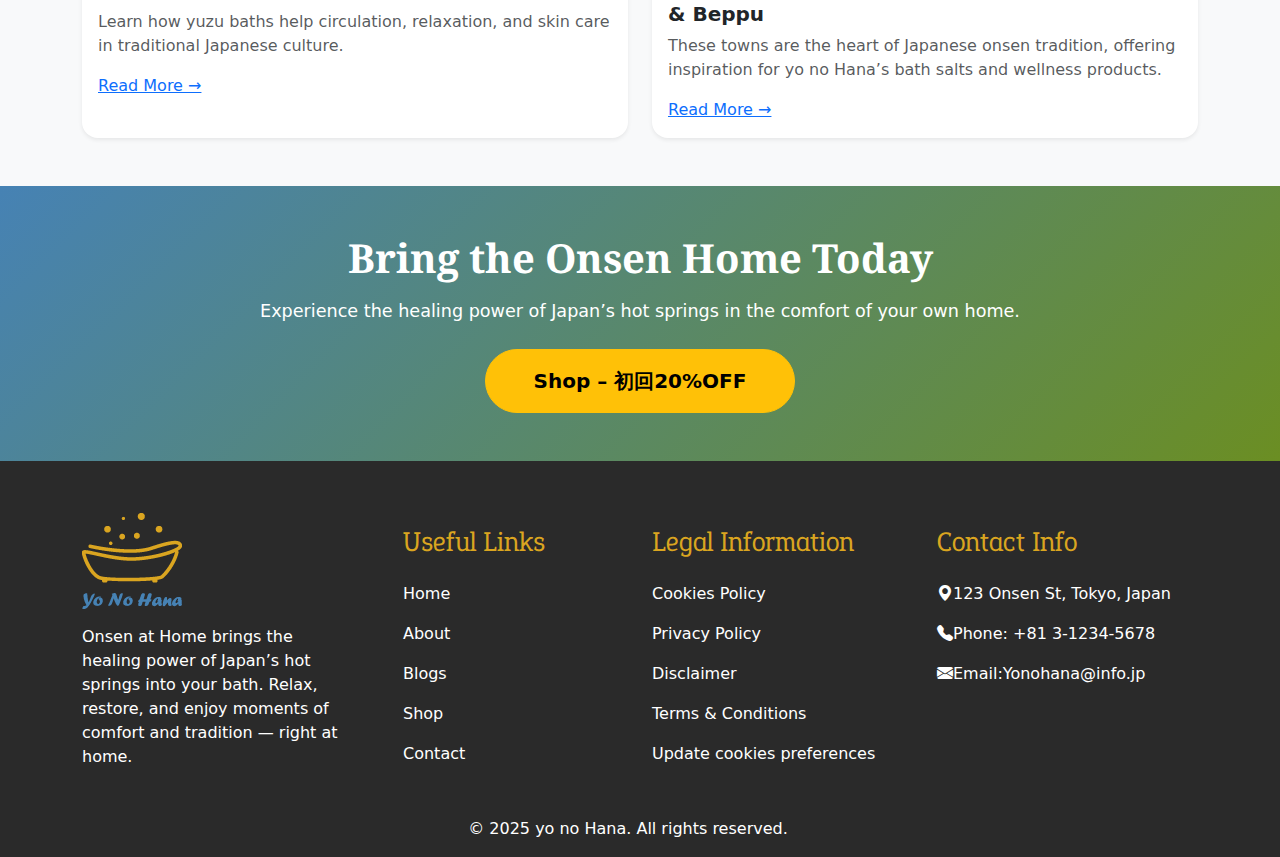
<file: Seasonal-bathing-traditions-in-japan.html>
<!DOCTYPE html>
<html lang="en">

<head>
    <meta charset="UTF-8">
    <meta name="viewport" content="width=device-width, initial-scale=1.0">
    <link href="https://cdn.jsdelivr.net/npm/bootstrap@5.3.7/dist/css/bootstrap.min.css" rel="stylesheet">
    <link rel="stylesheet" href="assets/style.css">
    <link rel="stylesheet" href="https://cdn.jsdelivr.net/npm/bootstrap-icons@1.11.1/font/bootstrap-icons.css">
    <link rel="stylesheet" href="https://cdn.jsdelivr.net/npm/swiper@11/swiper-bundle.min.css" />
    <title>yo no Hana | Seasonal Bathing Traditions in Japan</title>
    <style>
        .blog-detail img {
            object-fit: cover;
            transition: transform 0.4s ease;
        }

        .blog-detail img:hover {
            transform: scale(1.05);
        }

        .blog-content h5 {
            font-size: 1.2rem;
        }
    </style>
</head>

<body>
    <header>
        <nav class="navbar newNav navbar-expand-lg navbar-dark fixed-top">
            <div class="container">
                <a class="navbar-brand" href="index.html">
                    <img src="assets/images/headerLogo.png" alt="logo">
                </a>
                <button class="navbar-toggler" type="button" data-bs-toggle="collapse"
                    data-bs-target="#navbarSupportedContent" aria-controls="navbarSupportedContent"
                    aria-expanded="false" aria-label="Toggle navigation">
                    <span class="navbar-toggler-icon"></span>
                </button>

                <div class="collapse navbar-collapse" id="navbarSupportedContent">
                    <ul class="navbar-nav ms-auto mb-2 mb-lg-0 ms-3">
                        <li class="nav-item">
                            <a class="nav-link active text-white" aria-current="page" href="index.html">Home</a>
                        </li>
                        <li class="nav-item">
                            <a class="nav-link text-white" href="about.html">About</a>
                        </li>
                        <li class="nav-item">
                            <a class="nav-link text-white" href="shop.html">Shop</a>
                        </li>
                        <li class="nav-item">
                            <a class="nav-link text-white" href="blog.html">Blog</a>
                        </li>
                        <li class="nav-item">
                            <a class="nav-link text-white" href="contact-enquiry.html">Contact</a>
                        </li>
                    </ul>
                    <a href="contact-enquiry.html">
                        <button class="myBtn  ms-3">Enquiry</button>
                    </a>
                </div>
            </div>
        </nav>
    </header>
    <!-- ✅ HTML -->
    <!-- Detailed Blog Section: Seasonal Bathing Traditions in Japan -->
    <section class="blog-detail py-5 mt-5" style="background:#F8F1E7;">
        <div class="container">
            <!-- Section Header -->
            <div class="text-center mb-5">
                <h1 class="fw-bold" style="color:#4682B4;">Seasonal Bathing Traditions in Japan</h1>
                <p class="text-muted">From Yuzu baths in winter to Sakura-inspired rituals in spring, explore the beauty
                    of seasonal onsen customs.</p>
            </div>

            <div class="row g-4 align-items-start">
                <!-- Content Column -->
                <div class="col-lg-8">
                    <div class="blog-content">
                        <h5 class="fw-semibold mb-3" style="color:#228B22;">Winter Yuzu Baths</h5>
                        <p class="text-muted">During the cold winter months, Japanese families enjoy yuzu (citrus)
                            baths. Floating yuzu fruits in the warm water not only fills the air with a refreshing aroma
                            but also provides vitamins and minerals that help invigorate the skin, boost circulation,
                            and warm the body.</p>

                        <h5 class="fw-semibold mb-3 mt-4" style="color:#228B22;">Spring Sakura Rituals</h5>
                        <p class="text-muted">In spring, cherry blossom-inspired baths celebrate the fleeting beauty of
                            sakura. Bath salts and aroma oils infused with sakura essence create a relaxing, floral
                            atmosphere. This tradition symbolizes renewal, mindfulness, and connection with nature.</p>

                        <h5 class="fw-semibold mb-3 mt-4" style="color:#228B22;">Summer Cooling Baths</h5>
                        <p class="text-muted">During hot summer days, Japanese onsen culture includes cooling baths with
                            light herbal blends like green tea or hinoki cypress. These baths refresh the body, relieve
                            fatigue, and help maintain balance during the heat of the season.</p>

                        <h5 class="fw-semibold mb-3 mt-4" style="color:#228B22;">Autumn Leaf-Inspired Baths</h5>
                        <p class="text-muted">In autumn, baths inspired by the vibrant colors of fall leaves are
                            popular. Red maple-scented bath salts or gentle herbal infusions help soothe the body, calm
                            the mind, and evoke the beauty of seasonal changes.</p>

                        <h5 class="fw-semibold mb-3 mt-4" style="color:#228B22;">Cultural & Emotional Significance</h5>
                        <p class="text-muted">Seasonal baths are more than relaxation—they are rituals that honor
                            nature, celebrate tradition, and bring families together. Each season offers unique sensory
                            experiences that enhance well-being and create lasting memories.</p>

                        <h5 class="fw-semibold mb-3 mt-4" style="color:#228B22;">Bringing Seasonal Rituals Home</h5>
                        <p class="text-muted">yo no Hana recreates these seasonal onsen experiences with curated bath
                            salts, aroma oils, and wellness accessories. Whether it’s a winter yuzu bath or a spring
                            sakura ritual, our products allow you to enjoy the beauty and tradition of Japan’s seasonal
                            bathing customs right in your home.</p>
                    </div>
                </div>

                <!-- Image Column -->
                <div class="col-lg-4">
                    <img src="assets/images/blog2.avif" alt="Seasonal Onsen Bathing"
                        class="img-fluid rounded-4 shadow-lg">
                </div>
            </div>
        </div>
    </section>
    <!-- Related Blogs Section -->
    <section class="related-blogs py-5 bg-light">
        <div class="container">
            <div class="text-center mb-5">
                <h3 class="fw-bold" style="color:#4682B4;">Related Stories</h3>
            </div>
            <div class="row g-4">
                <div class="col-md-6">
                    <div class="card shadow-sm border-0 rounded-4 h-100">
                        <img src="assets/images/blog1.jpg" class="card-img-top" alt="Blog 1">
                        <div class="card-body">
                            <h5 class="fw-bold">The Health Benefits of Yuzu Baths</h5>
                            <p class="text-muted">Learn how yuzu baths help circulation, relaxation, and skin care in
                                traditional Japanese culture.</p>
                            <a href="The-health-benefits-of-apanese-onsen-baths.html">Read More →</a>
                        </div>
                    </div>
                </div>
                <div class="col-md-6">
                    <div class="card shadow-sm border-0 rounded-4 h-100">
                        <img src="assets/images/blog2.avif" class="card-img-top" alt="Blog 2">
                        <div class="card-body">
                            <h5 class="fw-bold">
                                Onsen Culture: Stories from Hakone, Kusatsu & Beppu</h5>
                            <p class="text-muted">These towns are the heart of Japanese onsen tradition, offering
                                inspiration for yo no Hana’s bath salts and wellness products.</p>
                            <a href="Onsen-culture-stories-from-hakone-Kusatsu&Beppu.html">Read More →</a>
                        </div>
                    </div>
                </div>
            </div>
        </div>
    </section>
    <!-- Final Call-to-Action Section -->
    <section class="final-cta py-5" style="background-color: #4682B4;">
        <div class="container text-center text-white">
            <h2 class="fw-bold mb-3" style="font-size: 2.5rem;">Bring the Onsen Home Today</h2>
            <p class="mb-4" style="font-size: 1.1rem;">Experience the healing power of Japan’s hot springs in the
                comfort of your own home.</p>
            <a href="shop.html" class="text-decoration-none">
                <button class="btn btn-lg btn-warning fw-bold px-5 py-3" style="border-radius: 50px;">
                    Shop – 初回20%OFF
                </button>
            </a>
        </div>
    </section>
    <!-- Footer -->
    <footer class="footer pt-5">
        <div class="container">
            <div class="row">
                <!-- Logo + Description -->
                <div class="col-md-3">
                    <div class="footerLogo">
                        <img src="assets/images/logo.png" alt="error" loading="lazy">
                        <p class="py-3">
                            Onsen at Home brings the healing power of Japan’s hot springs into your bath. Relax,
                            restore, and enjoy moments of comfort and tradition — right at home.
                        </p>
                    </div>
                </div>

                <!-- Useful Links -->
                <div class="col-md-3 px-md-5">
                    <h3 class="py-3">Useful Links</h3>
                    <p><a href="index.html" class="text-decoration-none">Home</a></p>
                    <p><a href="about.html" class="text-decoration-none">About</a></p>
                    <p><a href="Blog.html" class="text-decoration-none">Blogs</a></p>
                    <p><a href="shop.html" class="text-decoration-none">Shop</a></p>
                    <p><a href="contact-enquiry.html" class="text-decoration-none">Contact</a></p>
                </div>

                <!-- Legal Information -->
                <div class="col-md-3">
                    <h3 class="py-3">Legal Information</h3>
                    <p><a href="cookies.html" class="text-decoration-none">Cookies Policy</a></p>
                    <p><a href="privacy.html" class="text-decoration-none">Privacy Policy</a></p>
                    <p><a href="disclaimer.html" class="text-decoration-none">Disclaimer</a></p>
                    <p><a href="terms&condition.html" class="text-decoration-none">Terms & Conditions</a></p>
                    <div class="text-start">
                        <a href="#" id="open_preferences_center" class="text-decoration-none">Update cookies
                            preferences</a>
                    </div>
                </div>

                <!-- Opening Hours -->
                <div class="col-md-3">
                    <h3 class="py-3">Contact Info</h3>
                    <p><i class="bi bi-geo-alt-fill"></i>123 Onsen St, Tokyo, Japan</p>
                    <p><i class="bi bi-telephone-fill"></i>Phone: +81 3-1234-5678</p>
                    <p><i class="bi bi-envelope-fill"></i>Email:Yonohana@info.jp</p>
                </div>
            </div>

            <!-- Bottom Row -->
            <div class="row w-100 text-center">
                <div class="col-md-12">
                    <div class="text-center py-3">
                        <p class="mb-0">© 2025 yo no Hana. All rights reserved.</p>
                    </div>
                </div>
            </div>
        </div>
    </footer>
    <link rel="stylesheet" href="https://cdnjs.cloudflare.com/ajax/libs/animate.css/4.1.1/animate.min.css" />

    <script defer src="https://www.termsfeed.com/public/cookie-consent/4.2.0/cookie-consent.js"></script>
    <!-- ✅ Bootstrap JS bundle (required for toggler & dropdowns) -->
    <script src="https://cdn.jsdelivr.net/npm/bootstrap@5.3.7/dist/js/bootstrap.bundle.min.js"
        crossorigin="anonymous"></script>
    <script src="https://cdn.jsdelivr.net/npm/swiper@11/swiper-bundle.min.js"></script>
    <script src="assets/script.js"></script>
</body>

</html>
</file>
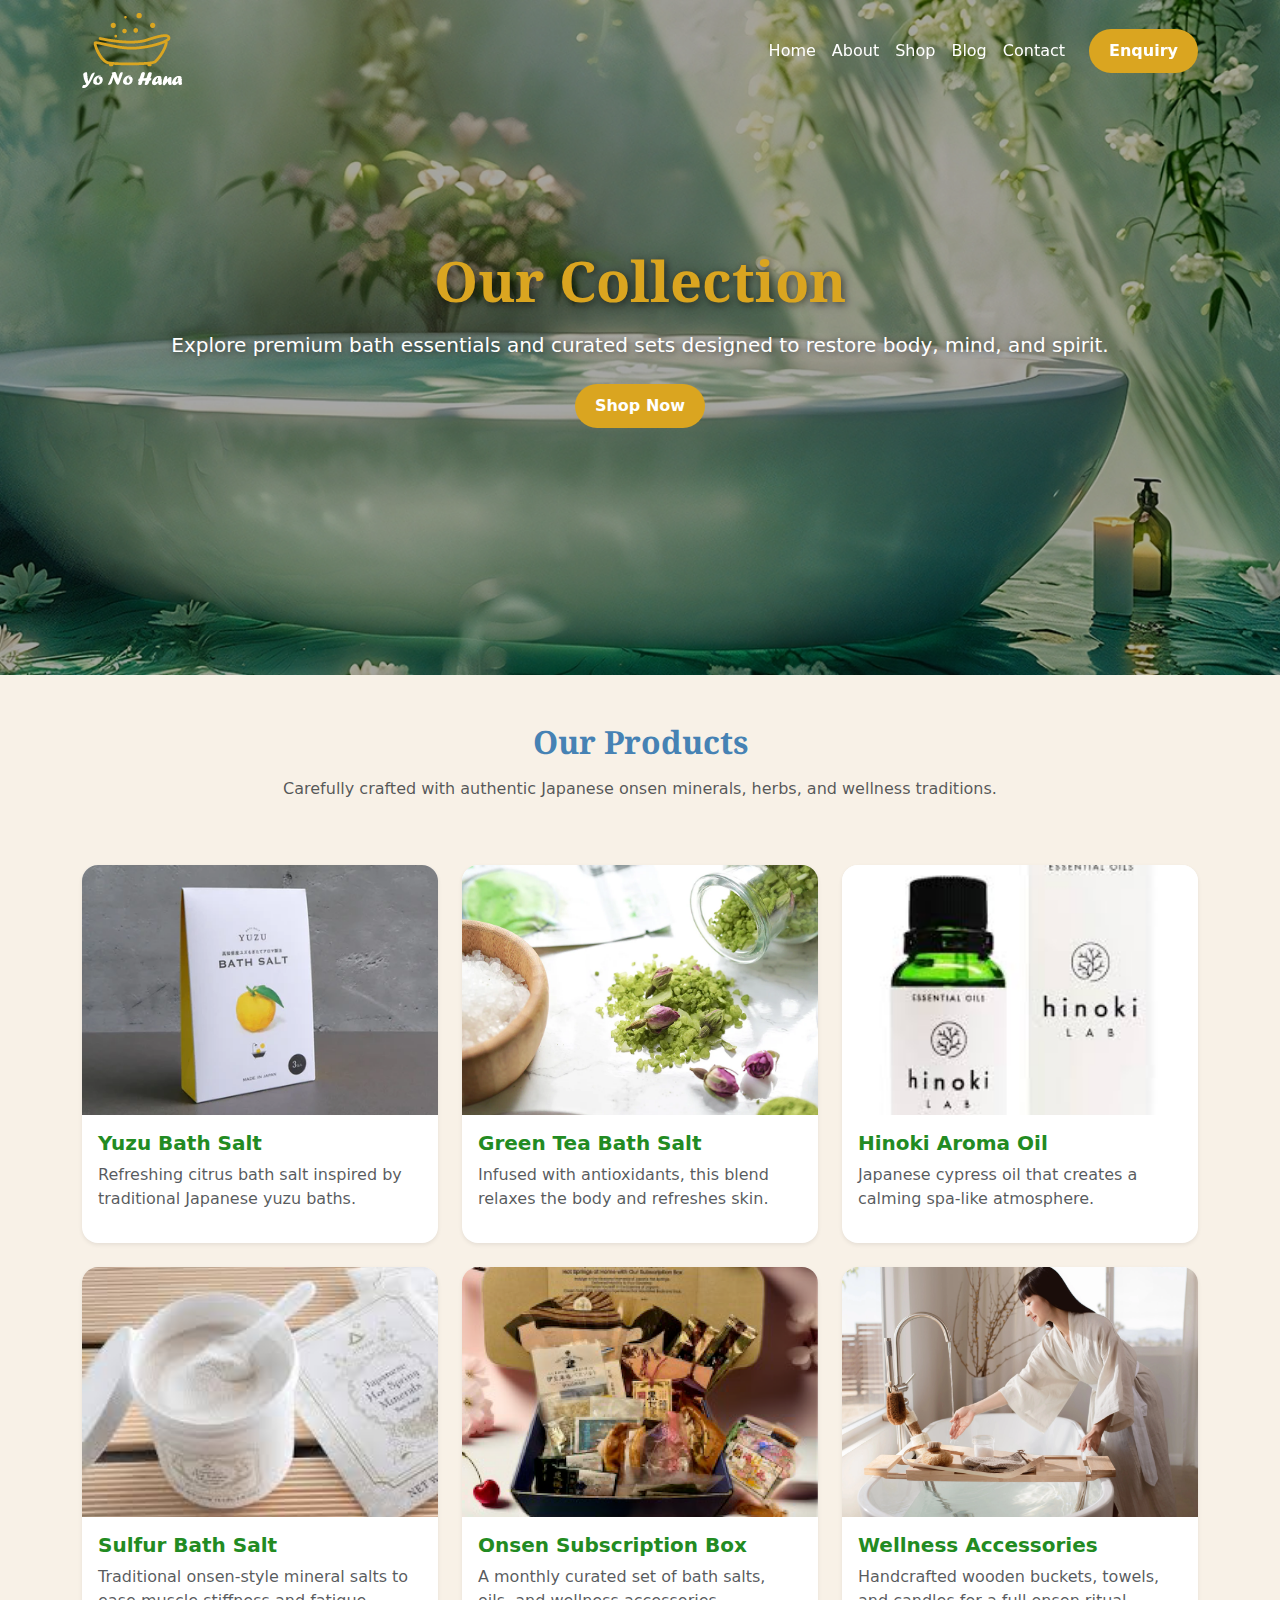
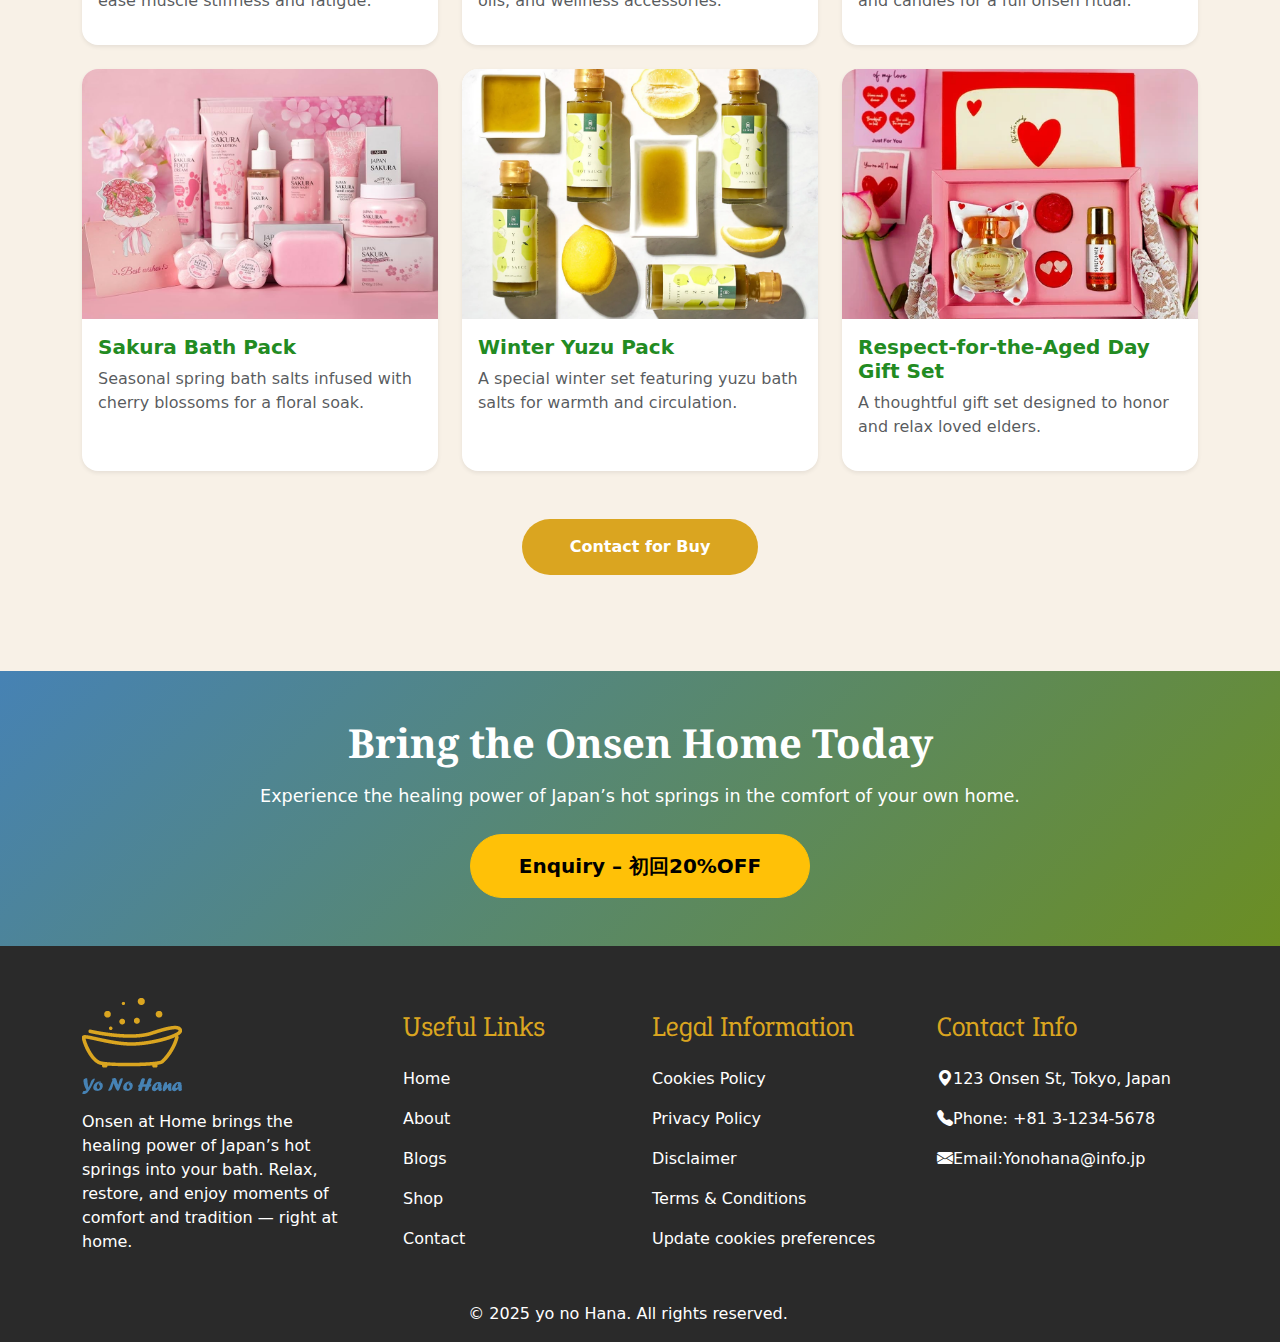
<file: shop.html>
<!DOCTYPE html>
<html lang="en">

<head>
    <meta charset="UTF-8">
    <meta name="viewport" content="width=device-width, initial-scale=1.0">
    <link href="https://cdn.jsdelivr.net/npm/bootstrap@5.3.7/dist/css/bootstrap.min.css" rel="stylesheet">
    <link rel="stylesheet" href="assets/style.css">
    <link rel="stylesheet" href="https://cdn.jsdelivr.net/npm/bootstrap-icons@1.11.1/font/bootstrap-icons.css">
    <link rel="stylesheet" href="https://cdn.jsdelivr.net/npm/swiper@11/swiper-bundle.min.css" />
    <title>yo no Hana | Shop</title>
</head>

<body>
    <header>
        <nav class="navbar navbar-expand-lg navbar-dark fixed-top">
            <div class="container">
                <a class="navbar-brand" href="index.html">
                    <img src="assets/images/headerLogo.png" alt="logo">
                </a>
                <button class="navbar-toggler" type="button" data-bs-toggle="collapse"
                    data-bs-target="#navbarSupportedContent" aria-controls="navbarSupportedContent"
                    aria-expanded="false" aria-label="Toggle navigation">
                    <span class="navbar-toggler-icon"></span>
                </button>

                <div class="collapse navbar-collapse" id="navbarSupportedContent">
                    <ul class="navbar-nav ms-auto mb-2 mb-lg-0 ms-3">
                        <li class="nav-item">
                            <a class="nav-link active text-white" aria-current="page" href="index.html">Home</a>
                        </li>
                        <li class="nav-item">
                            <a class="nav-link text-white" href="about.html">About</a>
                        </li>
                        <li class="nav-item">
                            <a class="nav-link text-white" href="shop.html">Shop</a>
                        </li>
                        <li class="nav-item">
                            <a class="nav-link text-white" href="blog.html">Blog</a>
                        </li>
                        <li class="nav-item">
                            <a class="nav-link text-white" href="contact-enquiry.html">Contact</a>
                        </li>
                    </ul>
                    <a href="contact-enquiry.html">
                        <button class="myBtn  ms-3">Enquiry</button>
                    </a>
                </div>
            </div>
        </nav>
    </header>
    <!-- ✅ HTML -->
    <!-- Hero / Intro Section -->
    <section class="hero-section d-flex align-items-center"
        style="background: url('assets/images/aboutBanner.webp') center/cover no-repeat;">
        <div class="container text-center text-white">
            <h1 class="fw-bold display-4 mb-3" style="text-shadow: 2px 2px 8px rgba(0,0,0,0.6);">
               Our Collection
            </h1>
            <p class="lead mb-4" style="text-shadow: 1px 1px 6px rgba(0,0,0,0.6);">
               Explore premium bath essentials and curated sets designed to restore body, mind, and spirit.
            </p>
            <a href="shop.html" class="text-decoration-none">
                <button class="myBtn">
                    Shop Now
                </button>
            </a>
        </div>
    </section>
    <!-- Shop / Product Section -->
    <section class="products py-5" style="background:#F8F1E7;">
        <div class="container text-center">
            <div class="row mb-5">
                <div class="col-lg-8 mx-auto">
                    <h2 class="fw-bold mb-3" style="color:#4682B4;">Our Products</h2>
                    <p class="text-muted">Carefully crafted with authentic Japanese onsen minerals, herbs, and wellness
                        traditions.</p>
                </div>
            </div>
            <div class="row g-4 text-start" id="product-list">
               
            </div>
            <a href="contact-enquiry.html" class="text-decoration-none">
                <button class="myBtn btn-lg btn-warning fw-bold px-5 py-3 my-5" style="border-radius: 50px;">
                    Contact for Buy
                </button>
            </a>
        </div>
    </section>

    <!-- Final Call-to-Action Section -->
    <section class="final-cta py-5" style="background-color: #4682B4;">
        <div class="container text-center text-white">
            <h2 class="fw-bold mb-3" style="font-size: 2.5rem;">Bring the Onsen Home Today</h2>
            <p class="mb-4" style="font-size: 1.1rem;">Experience the healing power of Japan’s hot springs in the
                comfort of your own home.</p>
            <a href="contact-enquiry.html" class="text-decoration-none">
                <button class="btn btn-lg btn-warning fw-bold px-5 py-3" style="border-radius: 50px;">
                    Enquiry – 初回20%OFF
                </button>
            </a>
        </div>
    </section>
    <!-- Footer -->
    <footer class="footer pt-5">
        <div class="container">
            <div class="row">
                <!-- Logo + Description -->
                <div class="col-md-3">
                    <div class="footerLogo">
                        <img src="assets/images/logo.png" alt="error" loading="lazy">
                        <p class="py-3">
                            Onsen at Home brings the healing power of Japan’s hot springs into your bath. Relax,
                            restore, and enjoy moments of comfort and tradition — right at home.
                        </p>
                    </div>
                </div>

                <!-- Useful Links -->
                <div class="col-md-3 px-md-5">
                    <h3 class="py-3">Useful Links</h3>
                    <p><a href="index.html" class="text-decoration-none">Home</a></p>
                    <p><a href="about.html" class="text-decoration-none">About</a></p>
                    <p><a href="Blog.html" class="text-decoration-none">Blogs</a></p>
                    <p><a href="shop.html" class="text-decoration-none">Shop</a></p>
                    <p><a href="contact-enquiry.html" class="text-decoration-none">Contact</a></p>
                </div>

                <!-- Legal Information -->
                <div class="col-md-3">
                    <h3 class="py-3">Legal Information</h3>
                    <p><a href="cookies.html" class="text-decoration-none">Cookies Policy</a></p>
                    <p><a href="privacy.html" class="text-decoration-none">Privacy Policy</a></p>
                    <p><a href="disclaimer.html" class="text-decoration-none">Disclaimer</a></p>
                    <p><a href="terms&condition.html" class="text-decoration-none">Terms & Conditions</a></p>
                    <div class="text-start">
                        <a href="#" id="open_preferences_center" class="text-decoration-none">Update cookies
                            preferences</a>
                    </div>
                </div>

                <!-- Opening Hours -->
                <div class="col-md-3">
                    <h3 class="py-3">Contact Info</h3>
                    <p><i class="bi bi-geo-alt-fill"></i>123 Onsen St, Tokyo, Japan</p>
                    <p><i class="bi bi-telephone-fill"></i>Phone: +81 3-1234-5678</p>
                    <p><i class="bi bi-envelope-fill"></i>Email:Yonohana@info.jp</p>
                </div>
            </div>

            <!-- Bottom Row -->
            <div class="row w-100 text-center">
                <div class="col-md-12">
                    <div class="text-center py-3">
                        <p class="mb-0">© 2025 yo no Hana. All rights reserved.</p>
                    </div>
                </div>
            </div>
        </div>
    </footer>
    <link rel="stylesheet" href="https://cdnjs.cloudflare.com/ajax/libs/animate.css/4.1.1/animate.min.css" />

    <script defer src="https://www.termsfeed.com/public/cookie-consent/4.2.0/cookie-consent.js"></script>
    <!-- ✅ Bootstrap JS bundle (required for toggler & dropdowns) -->
    <script src="https://cdn.jsdelivr.net/npm/bootstrap@5.3.7/dist/js/bootstrap.bundle.min.js"
        crossorigin="anonymous"></script>
    <script src="https://cdn.jsdelivr.net/npm/swiper@11/swiper-bundle.min.js"></script>
    <script src="assets/script.js"></script>
</body>

</html>
</file>
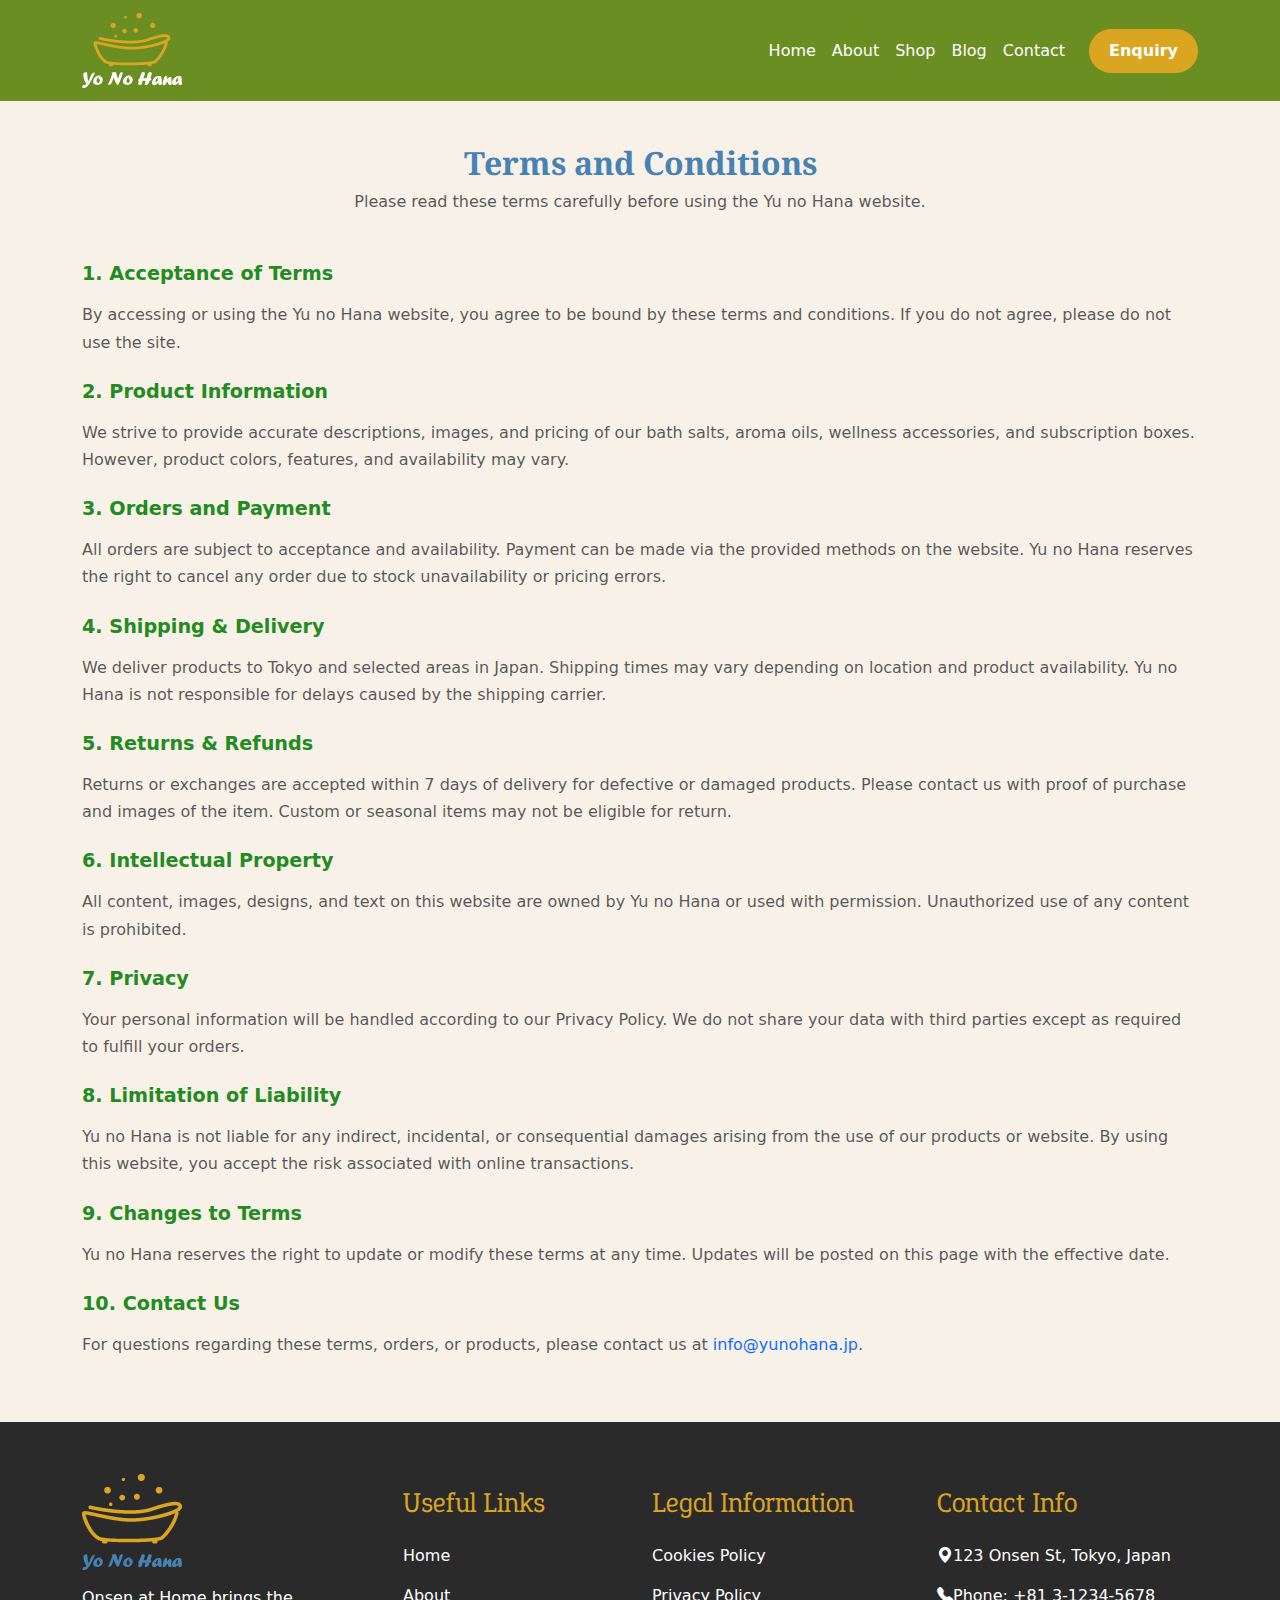
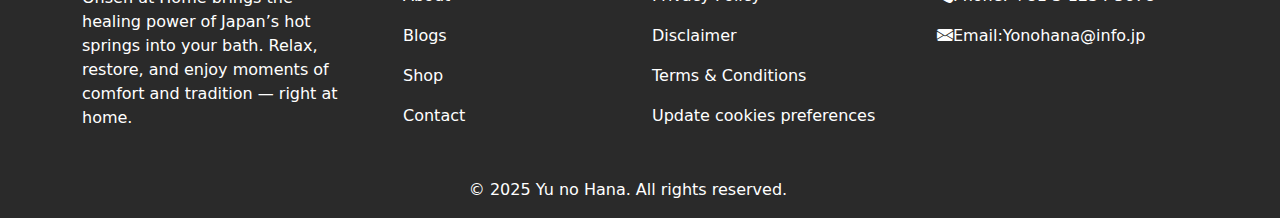
<file: terms&condition.html>
<!DOCTYPE html>
<html lang="en">

<head>
    <meta charset="UTF-8">
    <meta name="viewport" content="width=device-width, initial-scale=1.0">
    <link href="https://cdn.jsdelivr.net/npm/bootstrap@5.3.7/dist/css/bootstrap.min.css" rel="stylesheet">
    <link rel="stylesheet" href="assets/style.css">
    <link rel="stylesheet" href="https://cdn.jsdelivr.net/npm/bootstrap-icons@1.11.1/font/bootstrap-icons.css">
    <link rel="stylesheet" href="https://cdn.jsdelivr.net/npm/swiper@11/swiper-bundle.min.css" />
    <title>yo no Hana | Terms&conditions</title>
    <!-- Optional CSS -->
    <style>
        .terms-content h5 {
            font-size: 1.2rem;
        }

        .terms-content p {
            line-height: 1.7;
            color: #555;
        }
    </style>
</head>

<body>
    <header>
        <nav class="navbar newNav navbar-expand-lg navbar-dark fixed-top">
            <div class="container">
                <a class="navbar-brand" href="index.html">
                    <img src="assets/images/headerLogo.png" alt="logo">
                </a>
                <button class="navbar-toggler" type="button" data-bs-toggle="collapse"
                    data-bs-target="#navbarSupportedContent" aria-controls="navbarSupportedContent"
                    aria-expanded="false" aria-label="Toggle navigation">
                    <span class="navbar-toggler-icon"></span>
                </button>

                <div class="collapse navbar-collapse" id="navbarSupportedContent">
                    <ul class="navbar-nav ms-auto mb-2 mb-lg-0 ms-3">
                        <li class="nav-item">
                            <a class="nav-link active text-white" aria-current="page" href="index.html">Home</a>
                        </li>
                        <li class="nav-item">
                            <a class="nav-link text-white" href="about.html">About</a>
                        </li>
                        <li class="nav-item">
                            <a class="nav-link text-white" href="shop.html">Shop</a>
                        </li>
                        <li class="nav-item">
                            <a class="nav-link text-white" href="blog.html">Blog</a>
                        </li>
                        <li class="nav-item">
                            <a class="nav-link text-white" href="contact-enquiry.html">Contact</a>
                        </li>
                    </ul>
                    <a href="contact-enquiry.html">
                        <button class="myBtn  ms-3">Enquiry</button>
                    </a>
                </div>
            </div>
        </nav>
    </header>
    <!-- Terms & Conditions Section -->
    <section class="terms-conditions py-5 mt-5" style="background:#F8F1E7;">
        <div class="container">
            <div class="text-center my-5">
                <h2 class="fw-bold" style="color:#4682B4;">Terms and Conditions</h2>
                <p class="text-muted">Please read these terms carefully before using the Yu no Hana website.</p>
            </div>

            <div class="terms-content">
                <h5 class="fw-semibold mb-3" style="color:#228B22;">1. Acceptance of Terms</h5>
                <p class="text-muted">By accessing or using the Yu no Hana website, you agree to be bound by these terms
                    and conditions. If you do not agree, please do not use the site.</p>

                <h5 class="fw-semibold mb-3 mt-4" style="color:#228B22;">2. Product Information</h5>
                <p class="text-muted">We strive to provide accurate descriptions, images, and pricing of our bath salts,
                    aroma oils, wellness accessories, and subscription boxes. However, product colors, features, and
                    availability may vary.</p>

                <h5 class="fw-semibold mb-3 mt-4" style="color:#228B22;">3. Orders and Payment</h5>
                <p class="text-muted">All orders are subject to acceptance and availability. Payment can be made via the
                    provided methods on the website. Yu no Hana reserves the right to cancel any order due to stock
                    unavailability or pricing errors.</p>

                <h5 class="fw-semibold mb-3 mt-4" style="color:#228B22;">4. Shipping & Delivery</h5>
                <p class="text-muted">We deliver products to Tokyo and selected areas in Japan. Shipping times may vary
                    depending on location and product availability. Yu no Hana is not responsible for delays caused by
                    the shipping carrier.</p>

                <h5 class="fw-semibold mb-3 mt-4" style="color:#228B22;">5. Returns & Refunds</h5>
                <p class="text-muted">Returns or exchanges are accepted within 7 days of delivery for defective or
                    damaged products. Please contact us with proof of purchase and images of the item. Custom or
                    seasonal items may not be eligible for return.</p>

                <h5 class="fw-semibold mb-3 mt-4" style="color:#228B22;">6. Intellectual Property</h5>
                <p class="text-muted">All content, images, designs, and text on this website are owned by Yu no Hana or
                    used with permission. Unauthorized use of any content is prohibited.</p>

                <h5 class="fw-semibold mb-3 mt-4" style="color:#228B22;">7. Privacy</h5>
                <p class="text-muted">Your personal information will be handled according to our Privacy Policy. We do
                    not share your data with third parties except as required to fulfill your orders.</p>

                <h5 class="fw-semibold mb-3 mt-4" style="color:#228B22;">8. Limitation of Liability</h5>
                <p class="text-muted">Yu no Hana is not liable for any indirect, incidental, or consequential damages
                    arising from the use of our products or website. By using this website, you accept the risk
                    associated with online transactions.</p>

                <h5 class="fw-semibold mb-3 mt-4" style="color:#228B22;">9. Changes to Terms</h5>
                <p class="text-muted">Yu no Hana reserves the right to update or modify these terms at any time. Updates
                    will be posted on this page with the effective date.</p>

                <h5 class="fw-semibold mb-3 mt-4" style="color:#228B22;">10. Contact Us</h5>
                <p class="text-muted">For questions regarding these terms, orders, or products, please contact us at <a
                        href="mailto:info@yonohana.jp" class="text-decoration-none text-primary">info@yunohana.jp</a>.
                </p>
            </div>
        </div>
    </section>



    <!-- Footer -->
    <footer class="footer pt-5">
        <div class="container">
            <div class="row">
                <!-- Logo + Description -->
                <div class="col-md-3">
                    <div class="footerLogo">
                        <img src="assets/images/logo.png" alt="error" loading="lazy">
                        <p class="py-3">
                            Onsen at Home brings the healing power of Japan’s hot springs into your bath. Relax,
                            restore, and enjoy moments of comfort and tradition — right at home.
                        </p>
                    </div>
                </div>

                <!-- Useful Links -->
                <div class="col-md-3 px-md-5">
                    <h3 class="py-3">Useful Links</h3>
                    <p><a href="index.html" class="text-decoration-none">Home</a></p>
                    <p><a href="about.html" class="text-decoration-none">About</a></p>
                    <p><a href="Blog.html" class="text-decoration-none">Blogs</a></p>
                    <p><a href="shop.html" class="text-decoration-none">Shop</a></p>
                    <p><a href="contact-enquiry.html" class="text-decoration-none">Contact</a></p>
                </div>

                <!-- Legal Information -->
                <div class="col-md-3">
                    <h3 class="py-3">Legal Information</h3>
                    <p><a href="cookies.html" class="text-decoration-none">Cookies Policy</a></p>
                    <p><a href="privacy.html" class="text-decoration-none">Privacy Policy</a></p>
                    <p><a href="disclaimer.html" class="text-decoration-none">Disclaimer</a></p>
                    <p><a href="terms&condition.html" class="text-decoration-none">Terms & Conditions</a></p>
                    <div class="text-start">
                        <a href="#" id="open_preferences_center" class="text-decoration-none">Update cookies
                            preferences</a>
                    </div>
                </div>

                <!-- Opening Hours -->
                <div class="col-md-3">
                    <h3 class="py-3">Contact Info</h3>
                    <p><i class="bi bi-geo-alt-fill"></i>123 Onsen St, Tokyo, Japan</p>
                    <p><i class="bi bi-telephone-fill"></i>Phone: +81 3-1234-5678</p>
                    <p><i class="bi bi-envelope-fill"></i>Email:Yonohana@info.jp</p>
                </div>
            </div>

            <!-- Bottom Row -->
            <div class="row w-100 text-center">
                <div class="col-md-12">
                    <div class="text-center py-3">
                        <p class="mb-0">© 2025 Yu no Hana. All rights reserved.</p>
                    </div>
                </div>
            </div>
        </div>
    </footer>
    <link rel="stylesheet" href="https://cdnjs.cloudflare.com/ajax/libs/animate.css/4.1.1/animate.min.css" />

    <script defer src="https://www.termsfeed.com/public/cookie-consent/4.2.0/cookie-consent.js"></script>
    <!-- ✅ Bootstrap JS bundle (required for toggler & dropdowns) -->
    <script src="https://cdn.jsdelivr.net/npm/bootstrap@5.3.7/dist/js/bootstrap.bundle.min.js"
        crossorigin="anonymous"></script>
    <script src="https://cdn.jsdelivr.net/npm/swiper@11/swiper-bundle.min.js"></script>
    <script src="assets/script.js"></script>
</body>

</html>
</file>
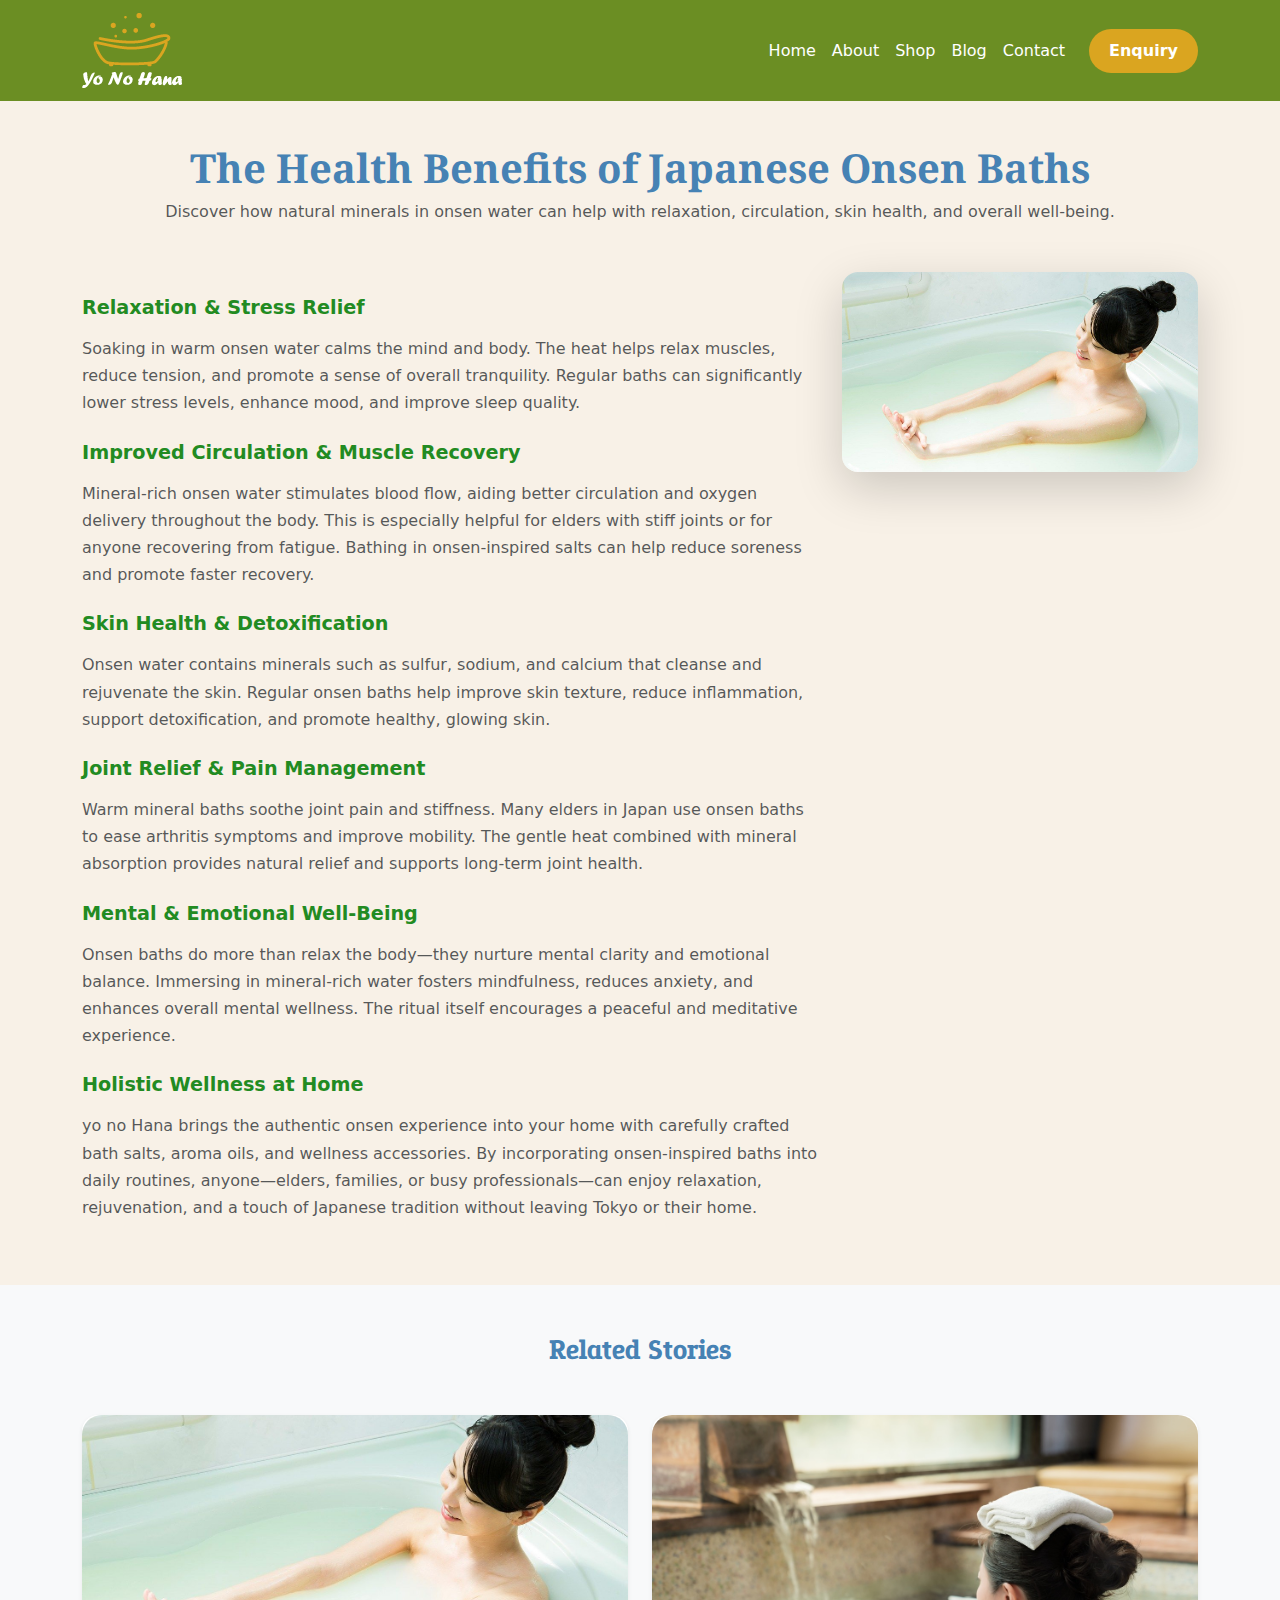
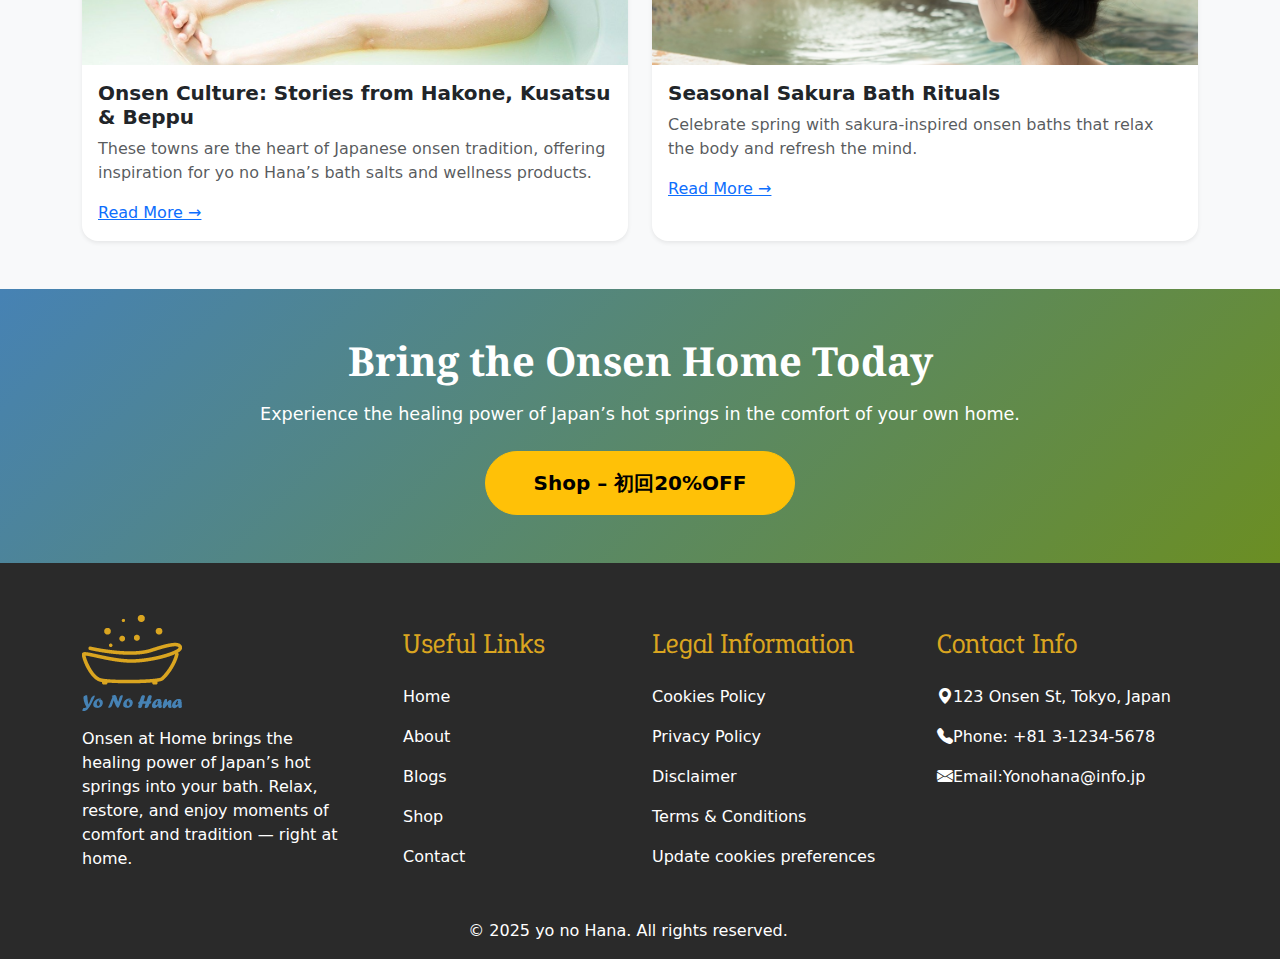
<file: The-health-benefits-of-apanese-onsen-baths.html>
<!DOCTYPE html>
<html lang="en">

<head>
    <meta charset="UTF-8">
    <meta name="viewport" content="width=device-width, initial-scale=1.0">
    <link href="https://cdn.jsdelivr.net/npm/bootstrap@5.3.7/dist/css/bootstrap.min.css" rel="stylesheet">
    <link rel="stylesheet" href="assets/style.css">
    <link rel="stylesheet" href="https://cdn.jsdelivr.net/npm/bootstrap-icons@1.11.1/font/bootstrap-icons.css">
    <link rel="stylesheet" href="https://cdn.jsdelivr.net/npm/swiper@11/swiper-bundle.min.css" />
    <title>yo no Hana | The Health Benefits of Japanese Onsen Baths</title>
    <style>
        .blog-detail img {
            object-fit: cover;
            transition: transform 0.4s ease;
        }

        .blog-detail img:hover {
            transform: scale(1.05);
        }

        .blog-content h5 {
            font-size: 1.2rem;
        }
    </style>
</head>

<body>
    <header>
        <nav class="navbar newNav navbar-expand-lg navbar-dark fixed-top">
            <div class="container">
                <a class="navbar-brand" href="index.html">
                    <img src="assets/images/headerLogo.png" alt="logo">
                </a>
                <button class="navbar-toggler" type="button" data-bs-toggle="collapse"
                    data-bs-target="#navbarSupportedContent" aria-controls="navbarSupportedContent"
                    aria-expanded="false" aria-label="Toggle navigation">
                    <span class="navbar-toggler-icon"></span>
                </button>

                <div class="collapse navbar-collapse" id="navbarSupportedContent">
                    <ul class="navbar-nav ms-auto mb-2 mb-lg-0 ms-3">
                        <li class="nav-item">
                            <a class="nav-link active text-white" aria-current="page" href="index.html">Home</a>
                        </li>
                        <li class="nav-item">
                            <a class="nav-link text-white" href="about.html">About</a>
                        </li>
                        <li class="nav-item">
                            <a class="nav-link text-white" href="shop.html">Shop</a>
                        </li>
                        <li class="nav-item">
                            <a class="nav-link text-white" href="blog.html">Blog</a>
                        </li>
                        <li class="nav-item">
                            <a class="nav-link text-white" href="contact-enquiry.html">Contact</a>
                        </li>
                    </ul>
                    <a href="contact-enquiry.html">
                        <button class="myBtn  ms-3">Enquiry</button>
                    </a>
                </div>
            </div>
        </nav>
    </header>
    <!-- ✅ HTML -->
    <!-- Full Detailed Blog Section: Health Benefits of Japanese Onsen Baths -->
    <section class="blog-detail py-5" style="background:#F8F1E7;">
        <div class="container">
            <!-- Section Header -->
            <div class="text-center my-5 pt-5">
                <h1 class="fw-bold" style="color:#4682B4;">The Health Benefits of Japanese Onsen Baths</h1>
                <p class="text-muted">Discover how natural minerals in onsen water can help with relaxation,
                    circulation, skin health, and overall well-being.</p>
            </div>

            <div class="row g-4 align-items-start">
                <!-- Content Column -->
                <div class="col-lg-8">
                    <div class="blog-content">
                        <h5 class="fw-semibold mb-3" style="color:#228B22;">Relaxation & Stress Relief</h5>
                        <p class="text-muted">Soaking in warm onsen water calms the mind and body. The heat helps relax
                            muscles, reduce tension, and promote a sense of overall tranquility. Regular baths can
                            significantly lower stress levels, enhance mood, and improve sleep quality.</p>

                        <h5 class="fw-semibold mb-3 mt-4" style="color:#228B22;">Improved Circulation & Muscle Recovery
                        </h5>
                        <p class="text-muted">Mineral-rich onsen water stimulates blood flow, aiding better circulation
                            and oxygen delivery throughout the body. This is especially helpful for elders with stiff
                            joints or for anyone recovering from fatigue. Bathing in onsen-inspired salts can help
                            reduce soreness and promote faster recovery.</p>

                        <h5 class="fw-semibold mb-3 mt-4" style="color:#228B22;">Skin Health & Detoxification</h5>
                        <p class="text-muted">Onsen water contains minerals such as sulfur, sodium, and calcium that
                            cleanse and rejuvenate the skin. Regular onsen baths help improve skin texture, reduce
                            inflammation, support detoxification, and promote healthy, glowing skin.</p>

                        <h5 class="fw-semibold mb-3 mt-4" style="color:#228B22;">Joint Relief & Pain Management</h5>
                        <p class="text-muted">Warm mineral baths soothe joint pain and stiffness. Many elders in Japan
                            use onsen baths to ease arthritis symptoms and improve mobility. The gentle heat combined
                            with mineral absorption provides natural relief and supports long-term joint health.</p>

                        <h5 class="fw-semibold mb-3 mt-4" style="color:#228B22;">Mental & Emotional Well-Being</h5>
                        <p class="text-muted">Onsen baths do more than relax the body—they nurture mental clarity and
                            emotional balance. Immersing in mineral-rich water fosters mindfulness, reduces anxiety, and
                            enhances overall mental wellness. The ritual itself encourages a peaceful and meditative
                            experience.</p>

                        <h5 class="fw-semibold mb-3 mt-4" style="color:#228B22;">Holistic Wellness at Home</h5>
                        <p class="text-muted">yo no Hana brings the authentic onsen experience into your home with
                            carefully crafted bath salts, aroma oils, and wellness accessories. By incorporating
                            onsen-inspired baths into daily routines, anyone—elders, families, or busy professionals—can
                            enjoy relaxation, rejuvenation, and a touch of Japanese tradition without leaving Tokyo or
                            their home.</p>
                    </div>
                </div>

                <!-- Image Column -->
                <div class="col-lg-4">
                    <img src="assets/images/blog1.jpg" alt="Japanese Onsen Bath"
                        class="img-fluid rounded-4 shadow-lg">
                </div>
            </div>
        </div>
    </section>
    <!-- Related Blogs Section -->
    <section class="related-blogs py-5 bg-light">
        <div class="container">
            <div class="text-center mb-5">
                <h3 class="fw-bold" style="color:#4682B4;">Related Stories</h3>
            </div>
            <div class="row g-4">
                <div class="col-md-6">
                    <div class="card shadow-sm border-0 rounded-4 h-100">
                        <img src="assets/images/blog1.jpg" class="card-img-top" alt="Blog 1">
                        <div class="card-body">
                            <h5 class="fw-bold">Onsen Culture: Stories from Hakone, Kusatsu & Beppu</h5>
                            <p class="text-muted">These towns are the heart of Japanese onsen tradition, offering inspiration for yo no Hana’s bath salts and wellness products.</p>
                            <a href="Onsen-culture-stories-from-hakone-Kusatsu&Beppu.html">Read More →</a>
                        </div>
                    </div>
                </div>
                <div class="col-md-6">
                    <div class="card shadow-sm border-0 rounded-4 h-100">
                        <img src="assets/images/blog2.avif" class="card-img-top" alt="Blog 2">
                        <div class="card-body">
                            <h5 class="fw-bold">Seasonal Sakura Bath Rituals</h5>
                            <p class="text-muted">Celebrate spring with sakura-inspired onsen baths that relax the body
                                and refresh the mind.</p>
                            <a href="Seasonal-bathing-traditions-in-japan.html">Read More →</a>
                        </div>
                    </div>
                </div>
            </div>
        </div>
    </section>
    <!-- Final Call-to-Action Section -->
    <section class="final-cta py-5" style="background-color: #4682B4;">
        <div class="container text-center text-white">
            <h2 class="fw-bold mb-3" style="font-size: 2.5rem;">Bring the Onsen Home Today</h2>
            <p class="mb-4" style="font-size: 1.1rem;">Experience the healing power of Japan’s hot springs in the
                comfort of your own home.</p>
            <a href="shop.html" class="text-decoration-none">
                <button class="btn btn-lg btn-warning fw-bold px-5 py-3" style="border-radius: 50px;">
                    Shop – 初回20%OFF
                </button>
            </a>
        </div>
    </section>
    <!-- Footer -->
    <footer class="footer pt-5">
        <div class="container">
            <div class="row">
                <!-- Logo + Description -->
                <div class="col-md-3">
                    <div class="footerLogo">
                        <img src="assets/images/logo.png" alt="error" loading="lazy">
                        <p class="py-3">
                            Onsen at Home brings the healing power of Japan’s hot springs into your bath. Relax,
                            restore, and enjoy moments of comfort and tradition — right at home.
                        </p>
                    </div>
                </div>

                <!-- Useful Links -->
                <div class="col-md-3 px-md-5">
                    <h3 class="py-3">Useful Links</h3>
                    <p><a href="index.html" class="text-decoration-none">Home</a></p>
                    <p><a href="about.html" class="text-decoration-none">About</a></p>
                    <p><a href="Blog.html" class="text-decoration-none">Blogs</a></p>
                    <p><a href="shop.html" class="text-decoration-none">Shop</a></p>
                    <p><a href="contact-enquiry.html" class="text-decoration-none">Contact</a></p>
                </div>

                <!-- Legal Information -->
                <div class="col-md-3">
                    <h3 class="py-3">Legal Information</h3>
                    <p><a href="cookies.html" class="text-decoration-none">Cookies Policy</a></p>
                    <p><a href="privacy.html" class="text-decoration-none">Privacy Policy</a></p>
                    <p><a href="disclaimer.html" class="text-decoration-none">Disclaimer</a></p>
                    <p><a href="terms&condition.html" class="text-decoration-none">Terms & Conditions</a></p>
                    <div class="text-start">
                        <a href="#" id="open_preferences_center" class="text-decoration-none">Update cookies
                            preferences</a>
                    </div>
                </div>

                <!-- Opening Hours -->
                <div class="col-md-3">
                    <h3 class="py-3">Contact Info</h3>
                    <p><i class="bi bi-geo-alt-fill"></i>123 Onsen St, Tokyo, Japan</p>
                    <p><i class="bi bi-telephone-fill"></i>Phone: +81 3-1234-5678</p>
                    <p><i class="bi bi-envelope-fill"></i>Email:Yonohana@info.jp</p>
                </div>
            </div>

            <!-- Bottom Row -->
            <div class="row w-100 text-center">
                <div class="col-md-12">
                    <div class="text-center py-3">
                        <p class="mb-0">© 2025 yo no Hana. All rights reserved.</p>
                    </div>
                </div>
            </div>
        </div>
    </footer>
    <link rel="stylesheet" href="https://cdnjs.cloudflare.com/ajax/libs/animate.css/4.1.1/animate.min.css" />

    <script defer src="https://www.termsfeed.com/public/cookie-consent/4.2.0/cookie-consent.js"></script>
    <!-- ✅ Bootstrap JS bundle (required for toggler & dropdowns) -->
    <script src="https://cdn.jsdelivr.net/npm/bootstrap@5.3.7/dist/js/bootstrap.bundle.min.js"
        crossorigin="anonymous"></script>
    <script src="https://cdn.jsdelivr.net/npm/swiper@11/swiper-bundle.min.js"></script>
    <script src="assets/script.js"></script>
</body>

</html>
</file>
<file: assets/style.css>
@import url('https://fonts.googleapis.com/css2?family=Noto+Serif:ital,wght@0,100..900;1,100..900&family=Playfair+Display:ital,wght@0,400..900;1,400..900&display=swap');
@import url('https://fonts.googleapis.com/css2?family=Epunda+Slab:ital,wght@0,300..900;1,300..900&display=swap');
@import url('https://fonts.googleapis.com/css2?family=Cedarville+Cursive&display=swap');

* {
    padding: 0%;
    margin: 0%;
}

h1,
h2 {
    font-family: "Noto Serif", serif;
    font-optical-sizing: auto;
    font-weight: 00;
    font-style: normal;
    font-variation-settings:
        "wdth" 100;
}

h1 {
    font-size: 40px;
    color: #DAA520;
}

h3 {
    font-family: "Epunda Slab", serif;
    font-weight: 400;
    font-style: normal;
}

.navbar {
    transition: background-color 0.3s ease;
    background-color: transparent;
}

.newNav {
    background-color: #6B8E23;
}

.navbar.scrolled {
    background-color: #6B8E23 !important;
    /* change to your preferred color */
}

.mainColor {
    color: #DAA520;
}

.tabs {
    text-decoration: none;
    color: white;
    padding: 10px 20px;
    font-weight: bolder;
}

.myBtn {
    background: #DAA520;
    color: white;
    border: none;
    padding: 10px 20px;
    border-radius: 30px;
    font-weight: bolder;
}

.myBtn:hover {
    transform: scale(1.05);
    box-shadow: 0px 10px 20px rgba(218, 165, 32, 0.5);
    transition: all 0.3s ease;
}

.btnHover {
    border: 1px solid #DAA520;
    background-color: #DAA520;
}

.btnHover:hover {
    background-color: #DAA520 !important;
    border: 1px solid #DAA520;
    color: white !important;
    transform: scale(1.05);
    box-shadow: 0px 10px 20px rgba(218, 165, 32, 0.5);
    transition: all 0.3s ease;
}

/* swiper */
/* ✅ CSS */
.mySwiper {
    width: 100%;
    height: 100vh;
}

.swiper-slide {
    color: #fff;
    display: flex;
    justify-content: center;
    align-items: center;
    flex-direction: column;
    text-align: center;
    padding: 40px;
    position: relative;
}

.slide-content {
    margin-top: 200px;
    animation: fadeInUp 2s ease forwards;
    opacity: 0;
    transform: translateY(40px);
}

.swiper-slide-active .slide-content {
    animation: fadeInUp 1s ease forwards;
}

/* ✅ Animation */
@keyframes fadeInUp {
    from {
        opacity: 0;
        transform: translateY(40px);
    }

    to {
        opacity: 1;
        transform: translateY(0);
    }
}

.swiper-slide::before {
    content: "";
    position: absolute;
    top: 0;
    left: 0;
    width: 100%;
    height: 100%;
    background-color: rgba(0, 0, 0, 0.4);
    /* black with 40% opacity */
    z-index: 1;
}

.slide-content {
    position: relative;
    z-index: 2;
    /* keeps text above overlay */
}

footer {
    background-color: rgb(42, 42, 42);
    color: #DAA520;
}

footer p {
    color: white;
}

footer a {
    color: white;
}

.footer .social-media i {
    margin-right: 10px;
}

.footer a:hover {
    text-decoration: underline;
}

.benefit-card {
    border-radius: 20px;
    background: #fff;
    transition: transform 0.3s ease, box-shadow 0.3s ease;
}

.benefit-card:hover {
    transform: translateY(-8px);
    box-shadow: 0px 15px 25px rgba(0, 0, 0, 0.15);
}

.benefit-icon {
    font-size: 3rem;
    color: #DAA520;
    /* Gold accent */
}

/* stepCard */
.step-card {
    border-radius: 20px;
    background: #F8F1E7;
    /* soft beige */
    transition: transform 0.3s ease, box-shadow 0.3s ease;
}

.step-card:hover {
    transform: translateY(-8px);
    box-shadow: 0px 15px 25px rgba(0, 0, 0, 0.15);
}

.step-icon {
    display: inline-block;
    margin-bottom: 10px;
}

.step-number {
    display: inline-block;
    width: 60px;
    height: 60px;
    line-height: 60px;
    background: #DAA520;
    /* gold accent */
    color: #fff;
    font-weight: bold;
    font-size: 1.5rem;
    border-radius: 50%;
    box-shadow: 0 5px 15px rgba(218, 165, 32, 0.4);
}

.tradition-story {
    background: linear-gradient(135deg, #F8F1E7, #FFFFFF);
}

.story-img img {
    transition: transform 0.6s ease;
}

.story-img:hover img {
    transform: scale(1.08);
}

/* product card */
.product-card {
    border-radius: 20px;
    transition: transform 0.3s ease, box-shadow 0.3s ease;
}

.product-card:hover {
    transform: translateY(-8px);
    box-shadow: 0px 15px 25px rgba(0, 0, 0, 0.15);
}

.card-img-top {
    border-top-left-radius: 20px;
    border-top-right-radius: 20px;
    height: 250px;
    object-fit: cover;
}

.testimonial-card {
    border-radius: 20px;
    background: #fff;
    transition: transform 0.3s ease, box-shadow 0.3s ease;
}

.testimonial-card:hover {
    transform: translateY(-8px);
    box-shadow: 0px 15px 25px rgba(0, 0, 0, 0.15);
}

.testimonial-card p {
    font-size: 0.95rem;
    line-height: 1.6;
}

.seasonal-card {
    border-radius: 20px;
    transition: transform 0.3s ease, box-shadow 0.3s ease;
    background: #F8F1E7;
}

.seasonal-card:hover {
    transform: translateY(-8px);
    box-shadow: 0px 15px 25px rgba(0, 0, 0, 0.15);
}

.card-img-top {
    border-top-left-radius: 20px;
    border-top-right-radius: 20px;
    height: 250px;
    object-fit: cover;
}

.enquiry form .form-control {
    border-radius: 12px;
    padding: 12px;
    border: 1px solid #ddd;
    transition: all 0.3s ease;
}

.enquiry form .form-control:focus {
    border-color: #4682B4;
    box-shadow: 0 0 8px rgba(70, 130, 180, 0.3);
}

.enquiry button:hover {
    background-color: #4682B4 !important;
    color: #fff !important;
}

.form-control {
    border-radius: 12px;
    padding: 12px;
    border: 1px solid #ddd;
    transition: all 0.3s ease;
}

.form-control:focus {
    border-color: #4682B4;
    box-shadow: 0 0 8px rgba(70, 130, 180, 0.3);
}

.enquiry-left {
    min-height: 100%;
    position: relative;
}

.enquiry-left .overlay {
    backdrop-filter: blur(4px);
}

/* final cta */
.final-cta {
    background: linear-gradient(135deg, #4682B4, #6B8E23);
}

.final-cta button:hover {
    transform: scale(1.05);
    box-shadow: 0px 10px 20px rgba(218, 165, 32, 0.5);
    transition: all 0.3s ease;
}

/* about */
.hero-section {
    position: relative;
    color: #fff;
    background-color: #000;
    /* fallback */
    height: 75vh;
}

.hero-section::before {
    content: "";
    position: absolute;
    top: 0;
    left: 0;
    width: 100%;
    height: 100%;
    background: rgba(0, 0, 0, 0.35);
    /* dark overlay for readability */
    z-index: 1;
}

.hero-section .container {
    position: relative;
    z-index: 2;
}

.our-story {
    background: linear-gradient(135deg, #F8F1E7, #FFFFFF);
}

.story-img img {
    transition: transform 0.6s ease;
}

.story-img:hover img {
    transform: scale(1.05);
}

.why-choose-us .card {
    transition: transform 0.4s ease, box-shadow 0.4s ease;
}

.why-choose-us .card:hover {
    transform: translateY(-8px);
    box-shadow: 0 12px 24px rgba(0, 0, 0, 0.15);
}

.contact-details .p-4 {
    transition: transform 0.4s ease, box-shadow 0.4s ease;
}

.contact-details .p-4:hover {
    transform: translateY(-6px);
    box-shadow: 0 12px 24px rgba(0, 0, 0, 0.15);
}

.contact-form input,
.contact-form textarea {
    border: 1px solid #ddd;
    transition: all 0.3s ease;
}

.contact-form input:focus,
.contact-form textarea:focus {
    border-color: #4682B4;
    box-shadow: 0 0 8px rgba(70, 130, 180, 0.2);
}

.thank-you-popup {
    position: fixed;
    top: 0;
    left: 0;
    width: 100%;
    height: 100%;
    background: rgba(0, 0, 0, 0.6);
    display: none;
    z-index: 9999;
}

.product-card {
    transition: transform 0.3s ease, box-shadow 0.3s ease;
}

.product-card:hover {
    transform: translateY(-8px);
    box-shadow: 0 8px 20px rgba(0, 0, 0, 0.15);
    overflow: hidden;
}

.product-image {
    transition: transform 0.4s ease;
}

.product-card:hover .product-image {
    transform: scale(1.1);
}

.blog-card {
    border: none;
    transition: transform 0.3s ease, box-shadow 0.3s ease;
}

.blog-card:hover {
    transform: translateY(-5px);
    box-shadow: 0 10px 25px rgba(0, 0, 0, 0.15);
}

.card img {
    object-fit: cover;
}
/* detailed blog */
 .blog-hero {
      background: url('images/onsen-culture.jpg') center/cover no-repeat;
      color: #fff;
      padding: 200px 0 100px 0;
      text-align: center;
    }
    .blog-hero h1 {
      font-size: 2.5rem;
      font-weight: 700;
      text-shadow: 2px 2px 8px rgba(0,0,0,0.4);
    }
    .blog-hero p {
      font-size: 1.2rem;
      text-shadow: 1px 1px 6px rgba(0,0,0,0.4);
    }
    .blog-content h5 {
      font-size: 1.3rem;
      color: #228B22;
      margin-top: 1.5rem;
    }
    .blog-content p {
      color: #555;
      line-height: 1.7;
    }
    .blog-content a {
      text-decoration: none;
      color: #4682B4;
    }
    .blog-content a:hover {
      text-decoration: underline;
    }
    .blog-detail img {
      width: 100%;
      border-radius: 15px;
      object-fit: cover;
      transition: transform 0.4s ease;
    }
    .blog-detail img:hover {
      transform: scale(1.05);
    }
    .related-blogs .card:hover {
      transform: translateY(-5px);
      box-shadow: 0 10px 25px rgba(0,0,0,0.15);
    }
</file>
